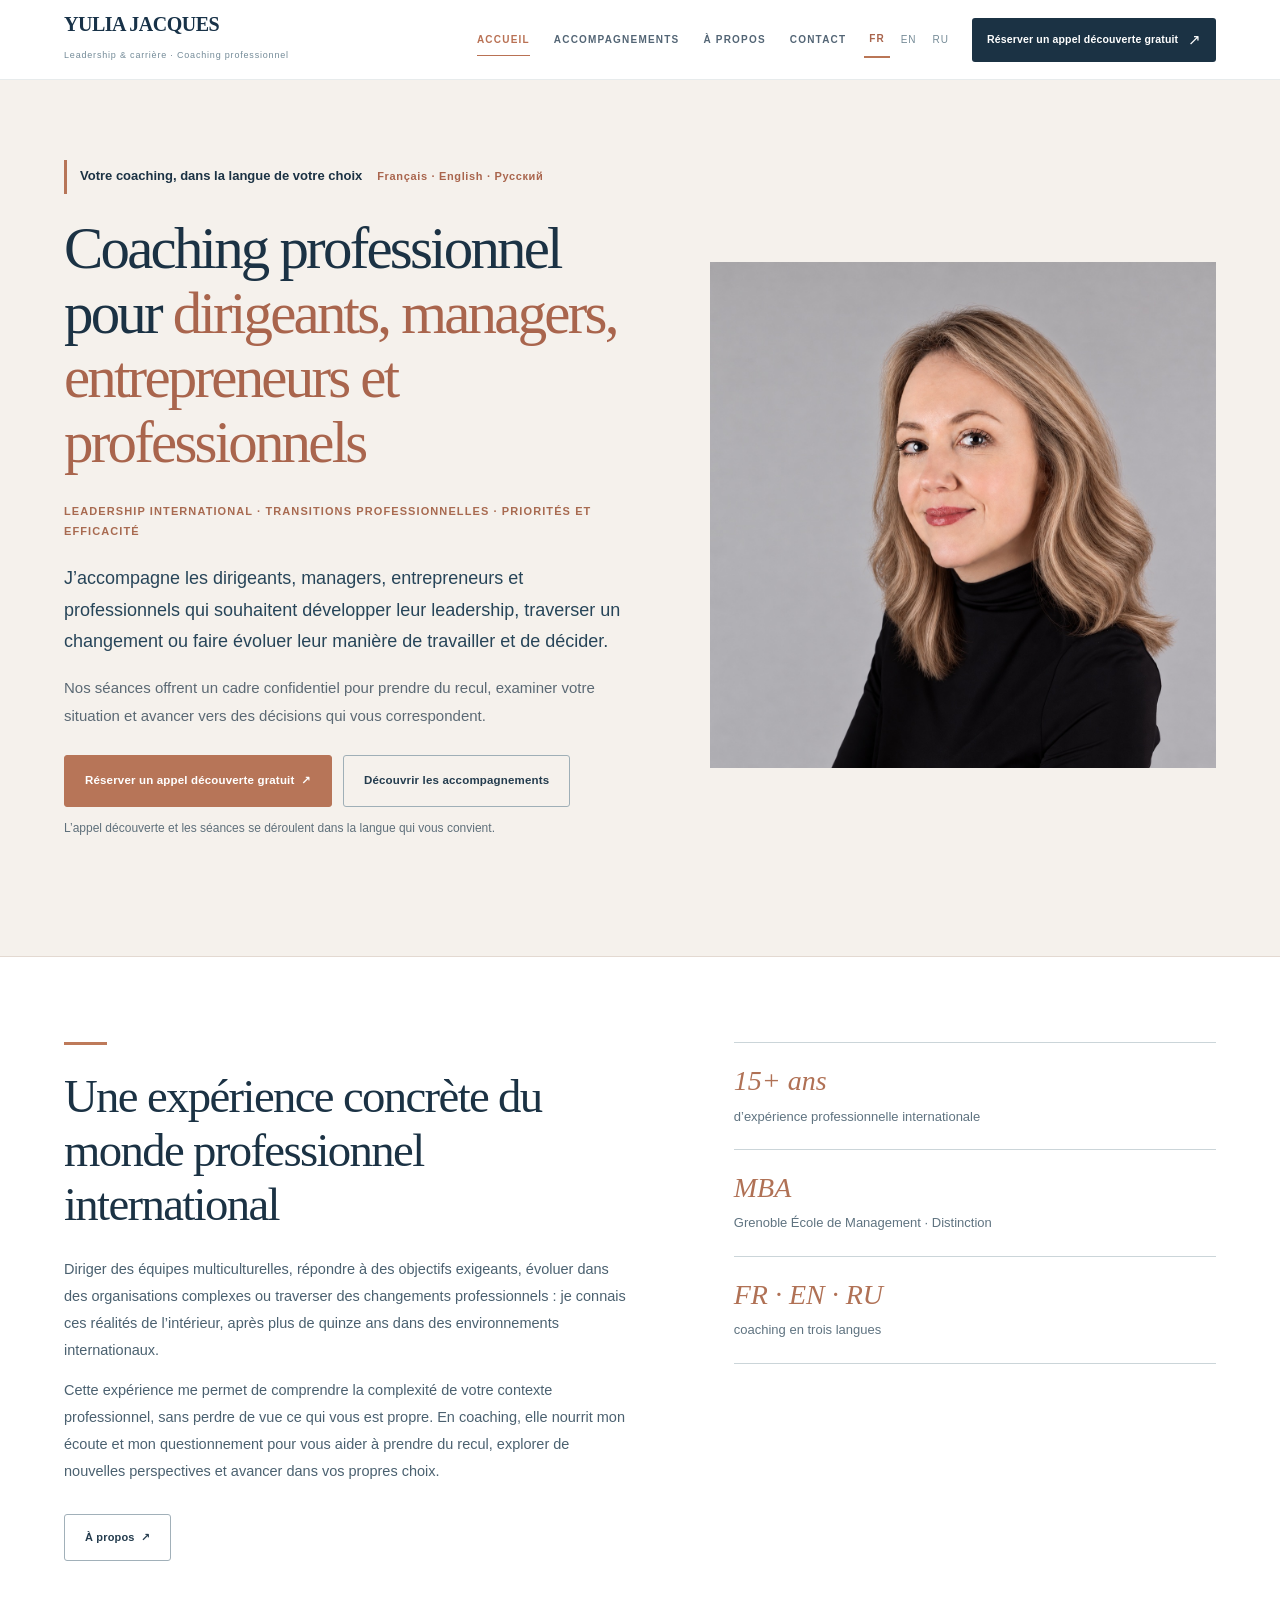
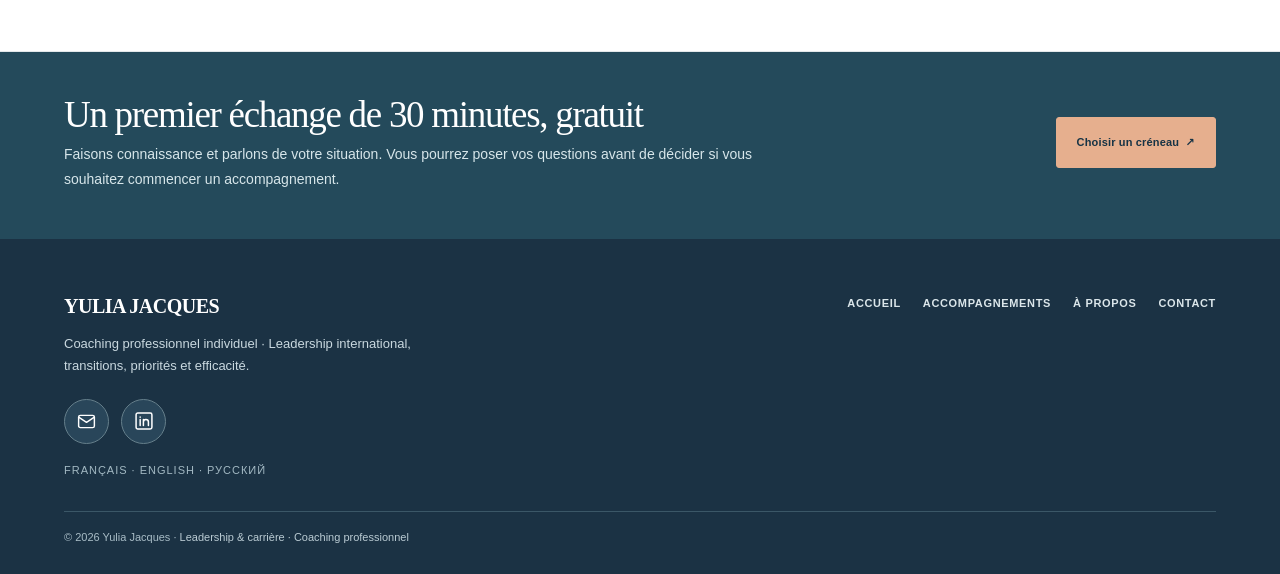
<file: index.html>
<!doctype html>
<html lang="fr">
<head>
<meta charset="utf-8"><meta name="viewport" content="width=device-width, initial-scale=1">
<title>Yulia Jacques | Coaching professionnel</title>
<meta name="description" content="Coaching individuel en leadership, transitions et évolution de carrière.">
<meta name="theme-color" content="#F7F9FB">
<link rel="stylesheet" href="styles.css?v=20261031">
<link rel="icon" href="assets/favicon.svg" type="image/svg+xml">
<script defer src="site.js?v=20261031"></script>
</head>
<body data-page="home">
<div id="siteHeader"></div>
<main id="app" class="page-shell"></main>
<div id="siteFooter"></div>
</body></html>
</file>
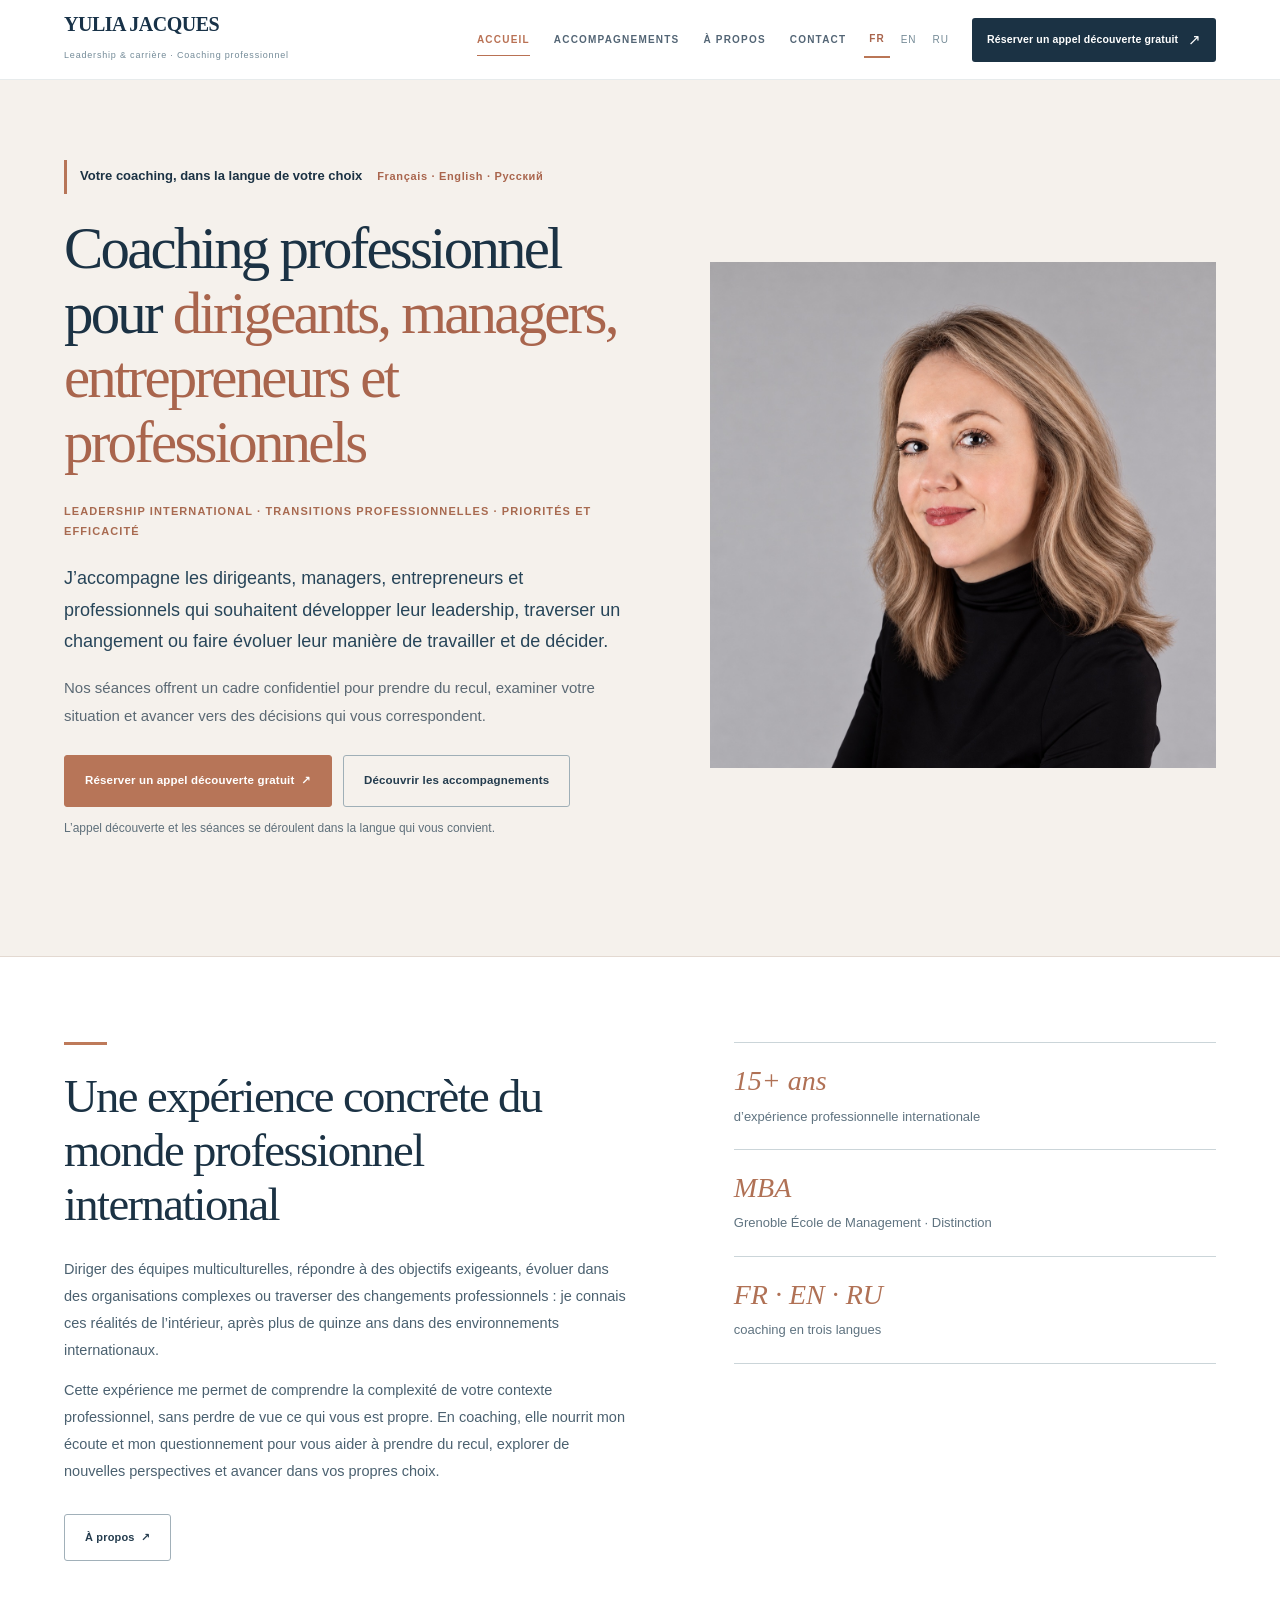
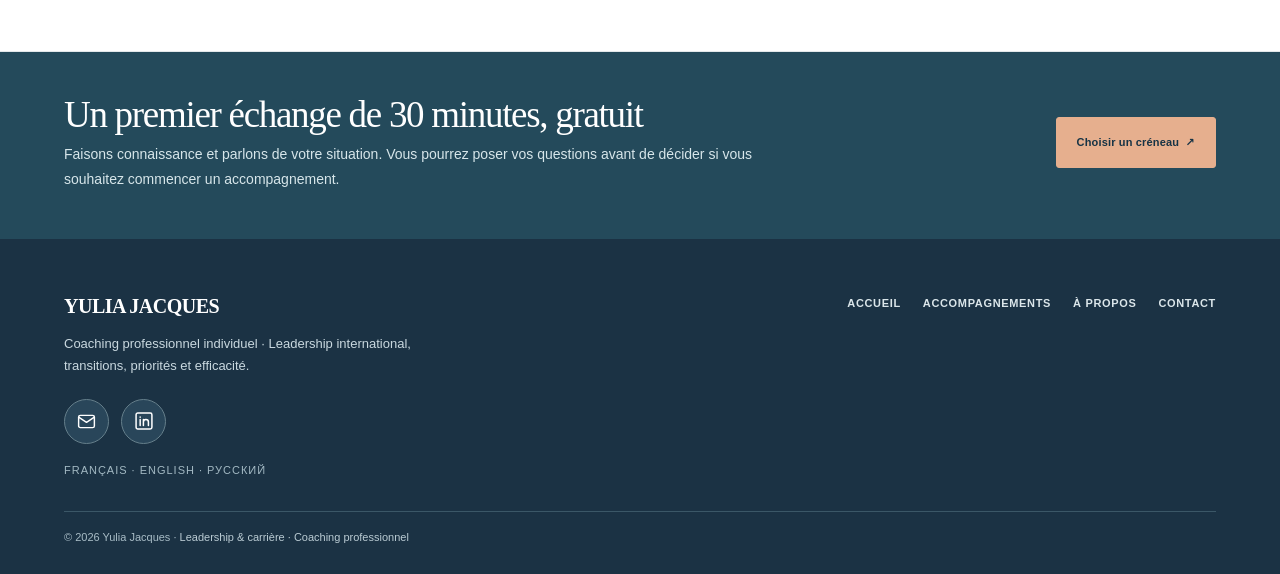
<file: yulia_jacques_site_coaching_trilingue_2026_10_27 2/index.html>
<!doctype html>
<html lang="fr">
<head>
<meta charset="utf-8"><meta name="viewport" content="width=device-width, initial-scale=1">
<title>Yulia Jacques | Coaching professionnel</title>
<meta name="description" content="Coaching individuel en leadership, transitions et évolution de carrière.">
<meta name="theme-color" content="#F7F9FB">
<link rel="stylesheet" href="styles.css">
<link rel="icon" href="assets/favicon.svg" type="image/svg+xml">
<script defer src="site.js"></script>
</head>
<body data-page="home">
<div id="siteHeader"></div>
<main id="app" class="page-shell"></main>
<div id="siteFooter"></div>
</body></html>
</file>
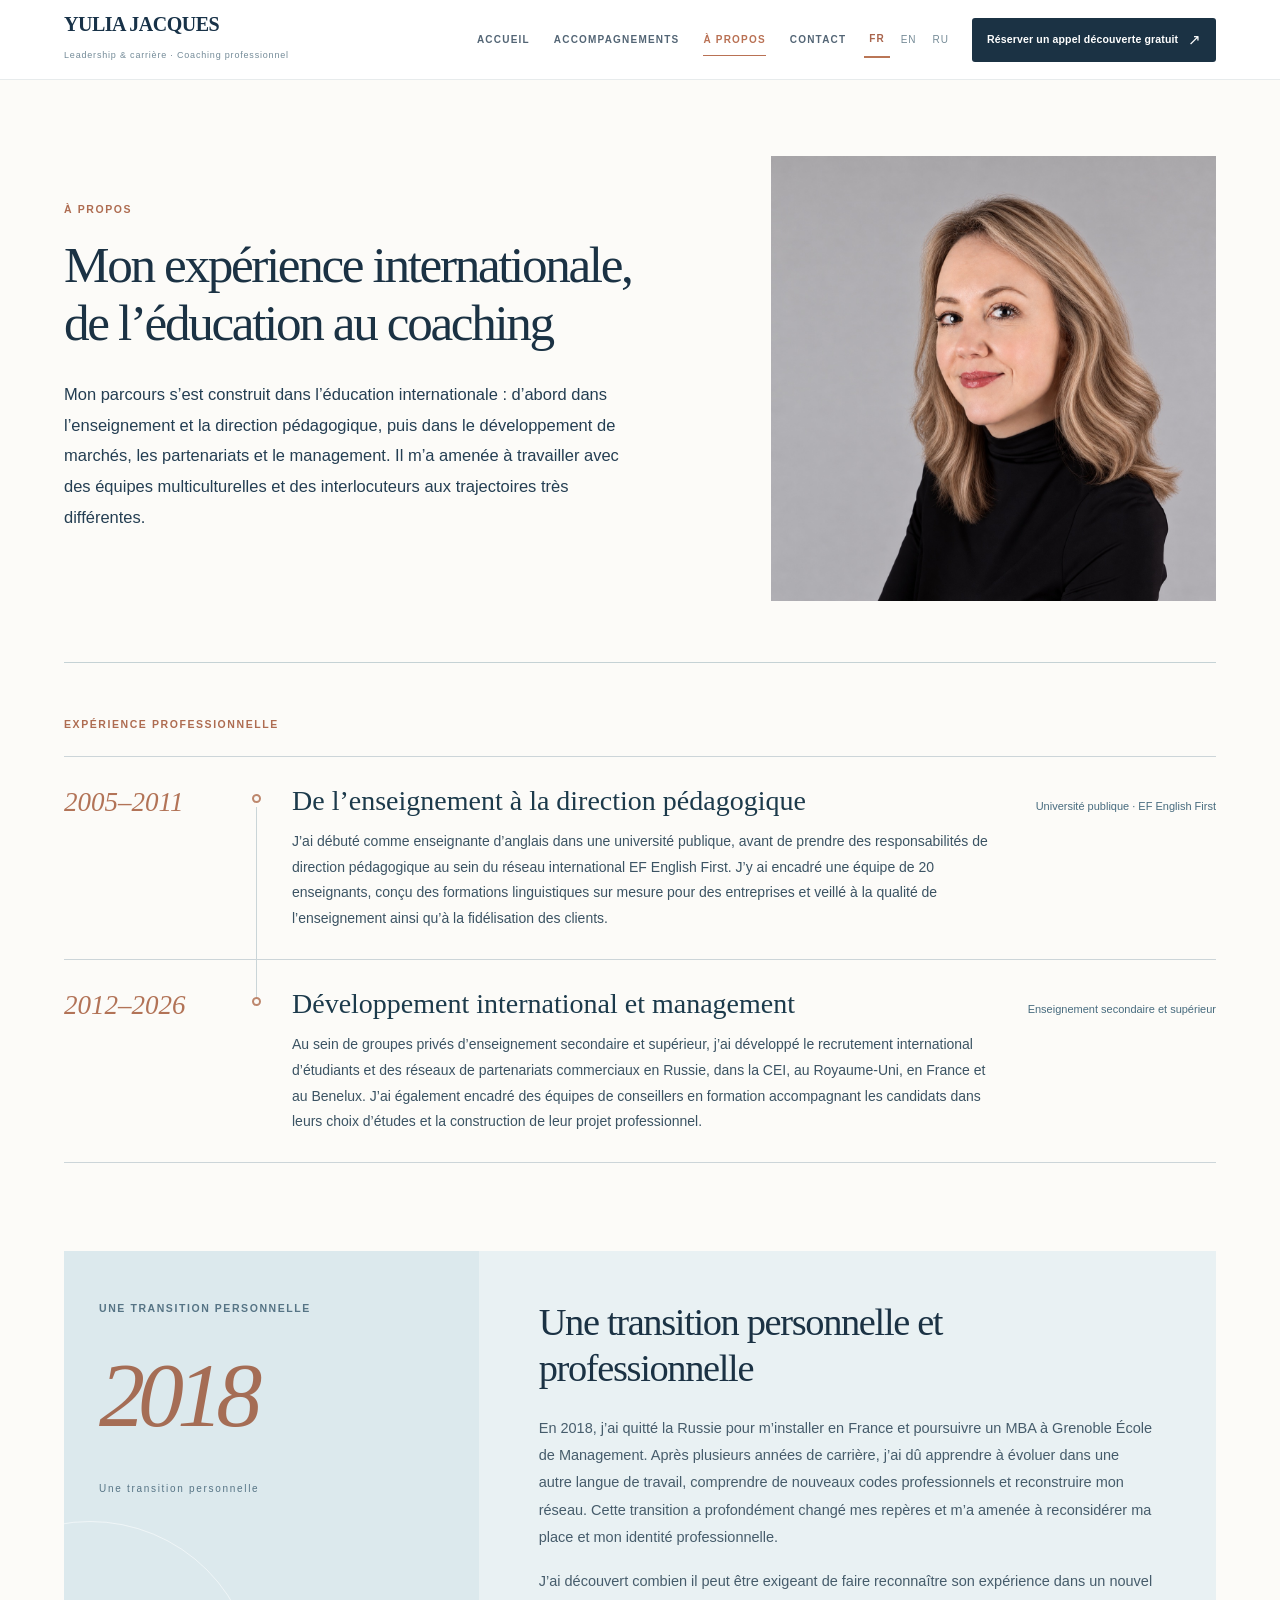
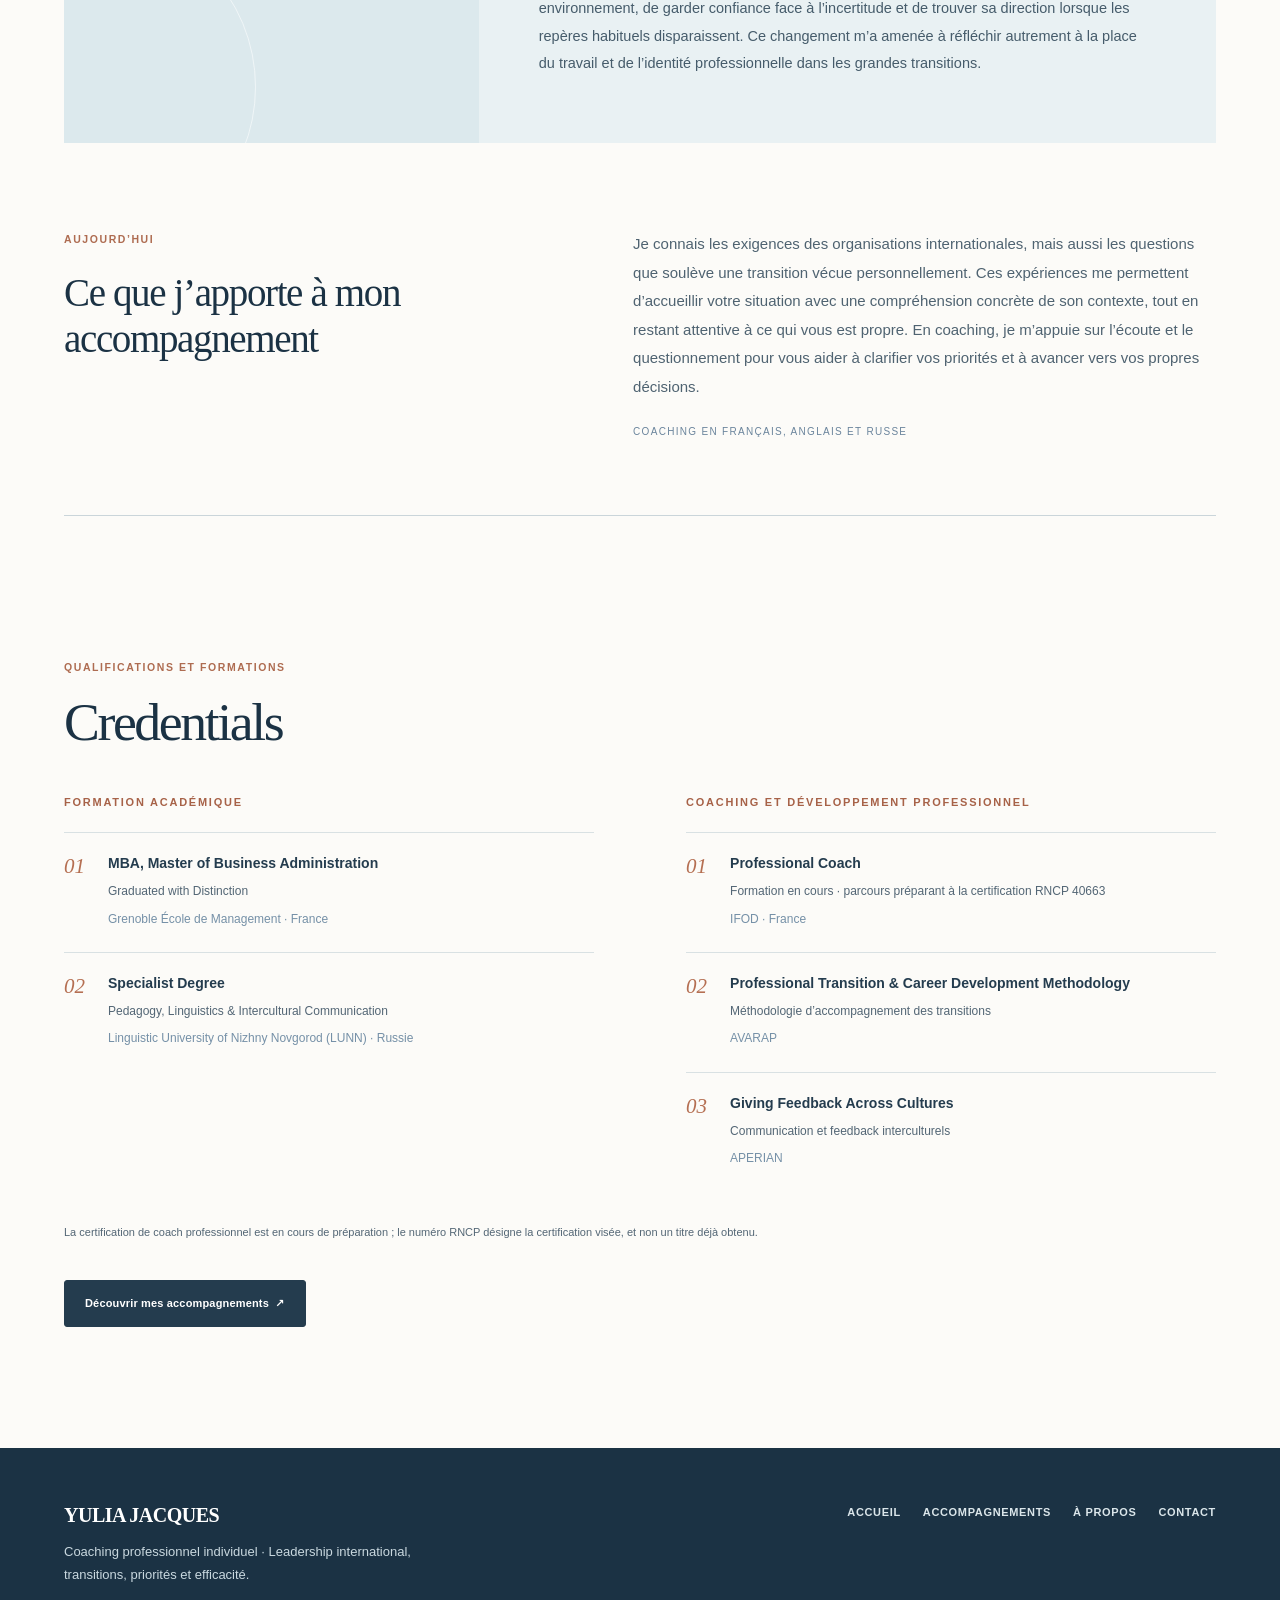
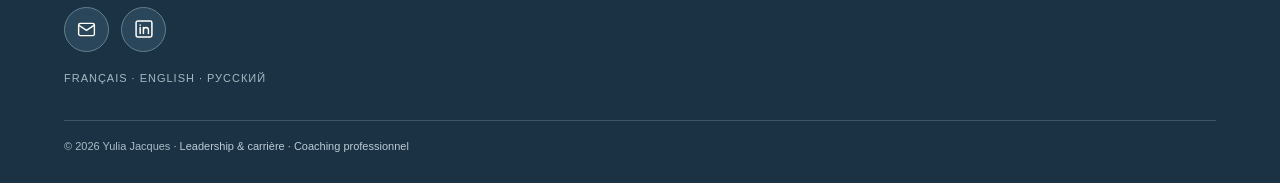
<file: about.html>
<!doctype html>
<html lang="fr">
<head>
<meta charset="utf-8"><meta name="viewport" content="width=device-width, initial-scale=1">
<title>Yulia Jacques | Coaching professionnel</title>
<meta name="description" content="Coaching individuel en leadership, transitions et évolution de carrière.">
<meta name="theme-color" content="#F7F9FB">
<link rel="stylesheet" href="styles.css?v=20261031">
<link rel="icon" href="assets/favicon.svg" type="image/svg+xml">
<script defer src="site.js?v=20261031"></script>
</head>
<body data-page="about">
<div id="siteHeader"></div>
<main id="app" class="page-shell"></main>
<div id="siteFooter"></div>
</body></html>
</file>
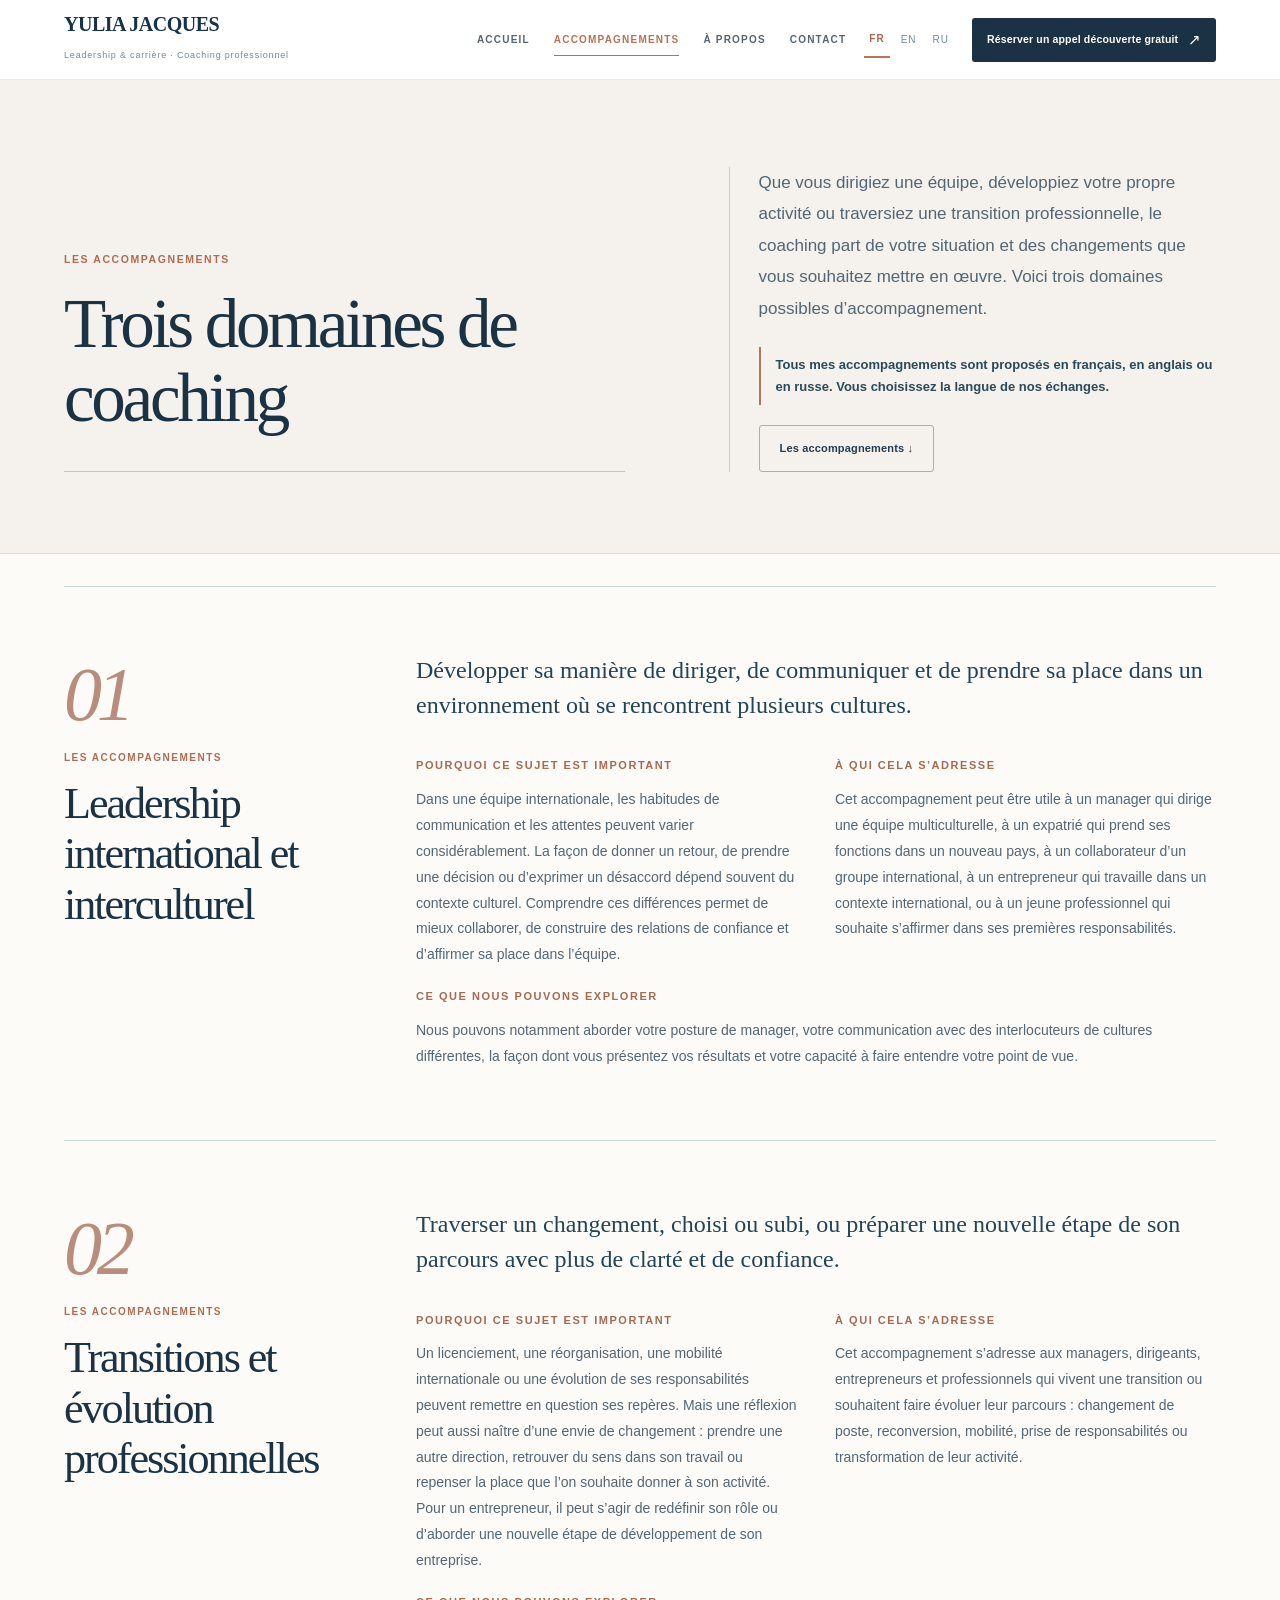
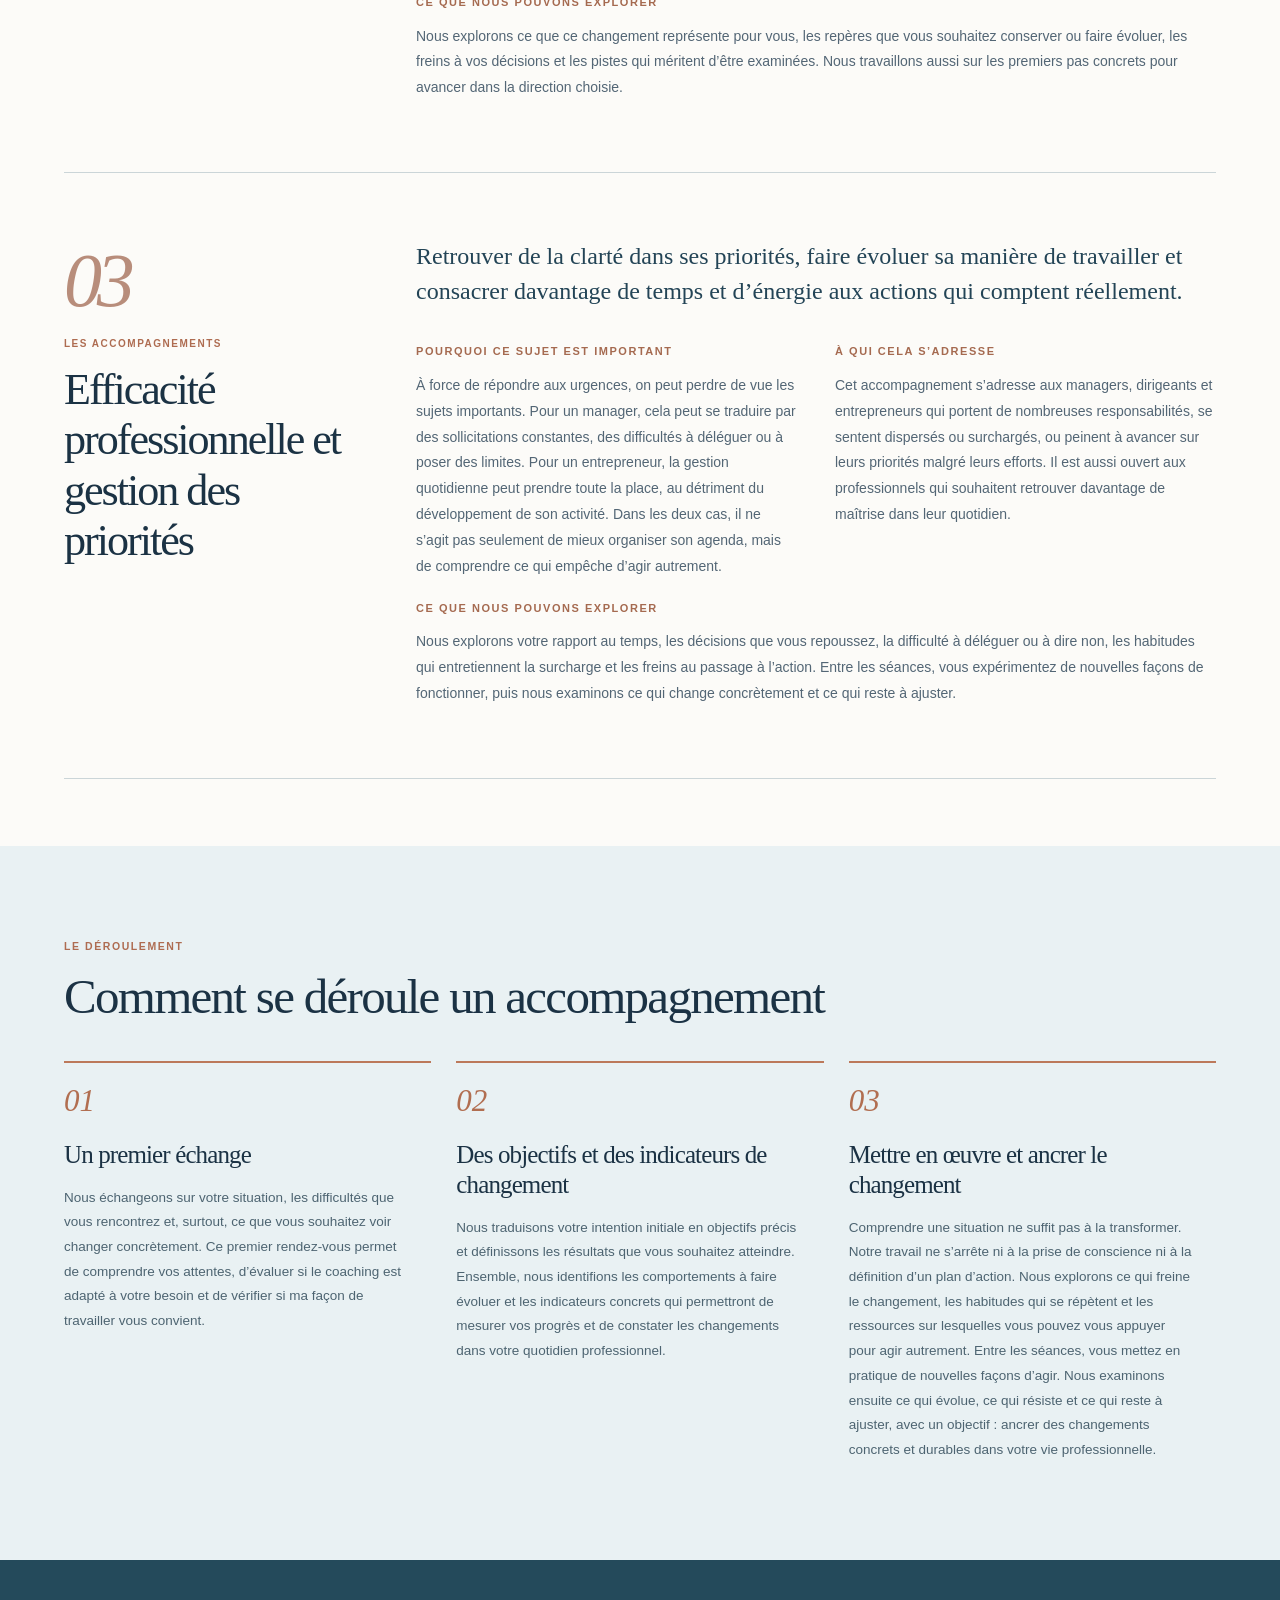
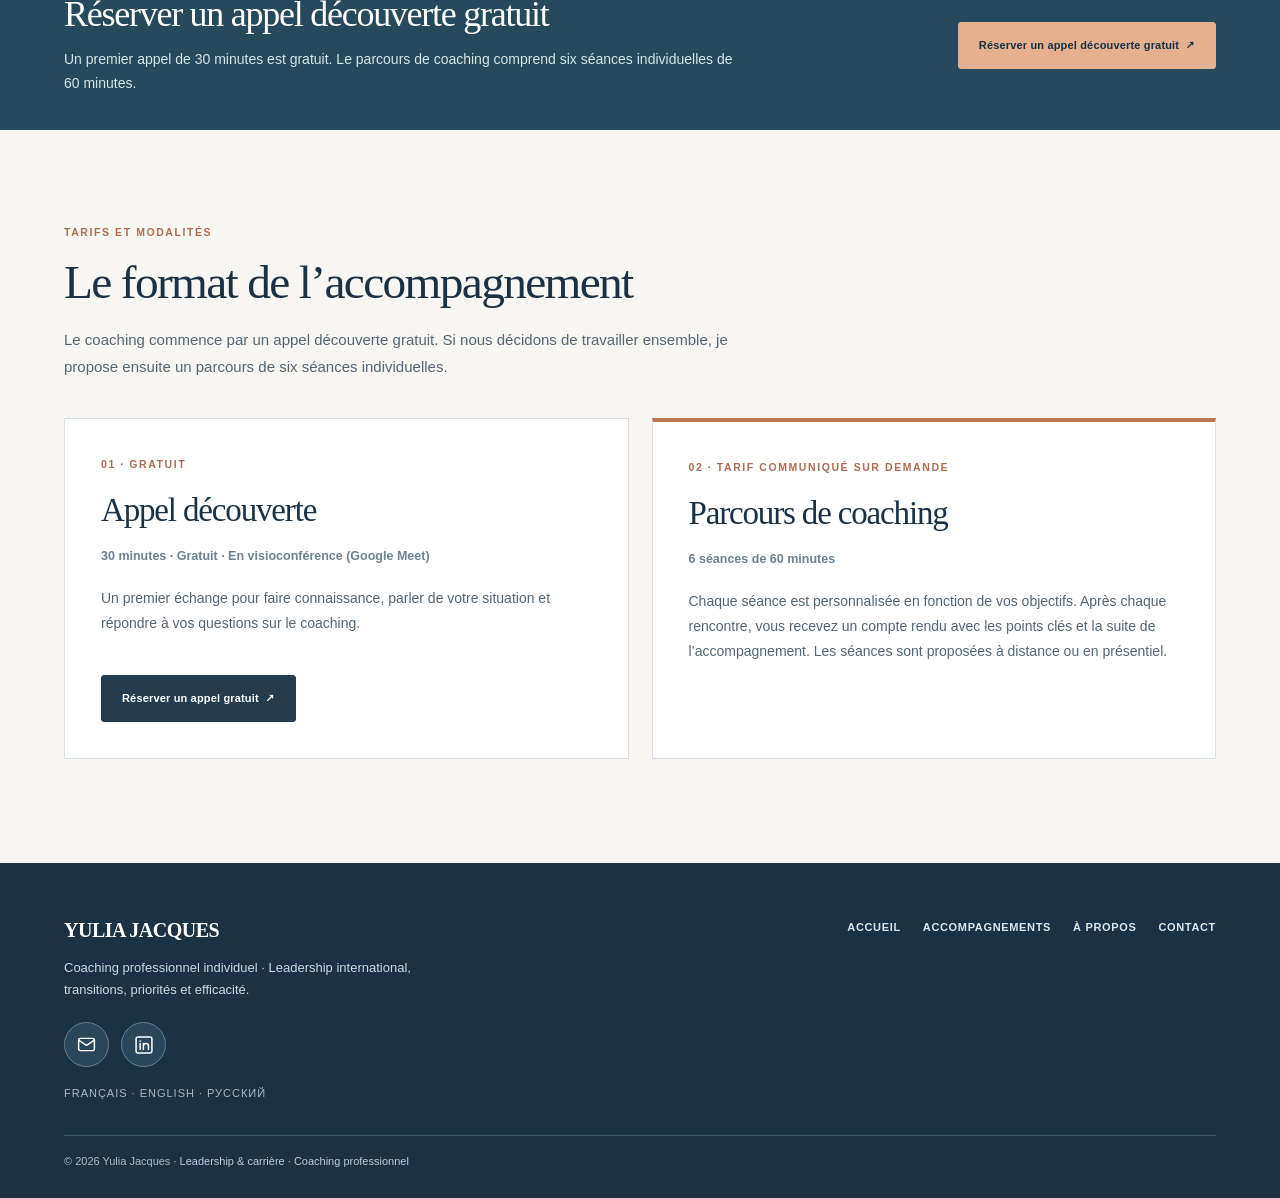
<file: coaching.html>
<!doctype html>
<html lang="fr">
<head>
<meta charset="utf-8"><meta name="viewport" content="width=device-width, initial-scale=1">
<title>Yulia Jacques | Coaching professionnel</title>
<meta name="description" content="Coaching individuel en leadership, transitions et évolution de carrière.">
<meta name="theme-color" content="#F7F9FB">
<link rel="stylesheet" href="styles.css?v=20261031">
<link rel="icon" href="assets/favicon.svg" type="image/svg+xml">
<script defer src="site.js?v=20261031"></script>
</head>
<body data-page="coaching">
<div id="siteHeader"></div>
<main id="app" class="page-shell"></main>
<div id="siteFooter"></div>
</body></html>
</file>
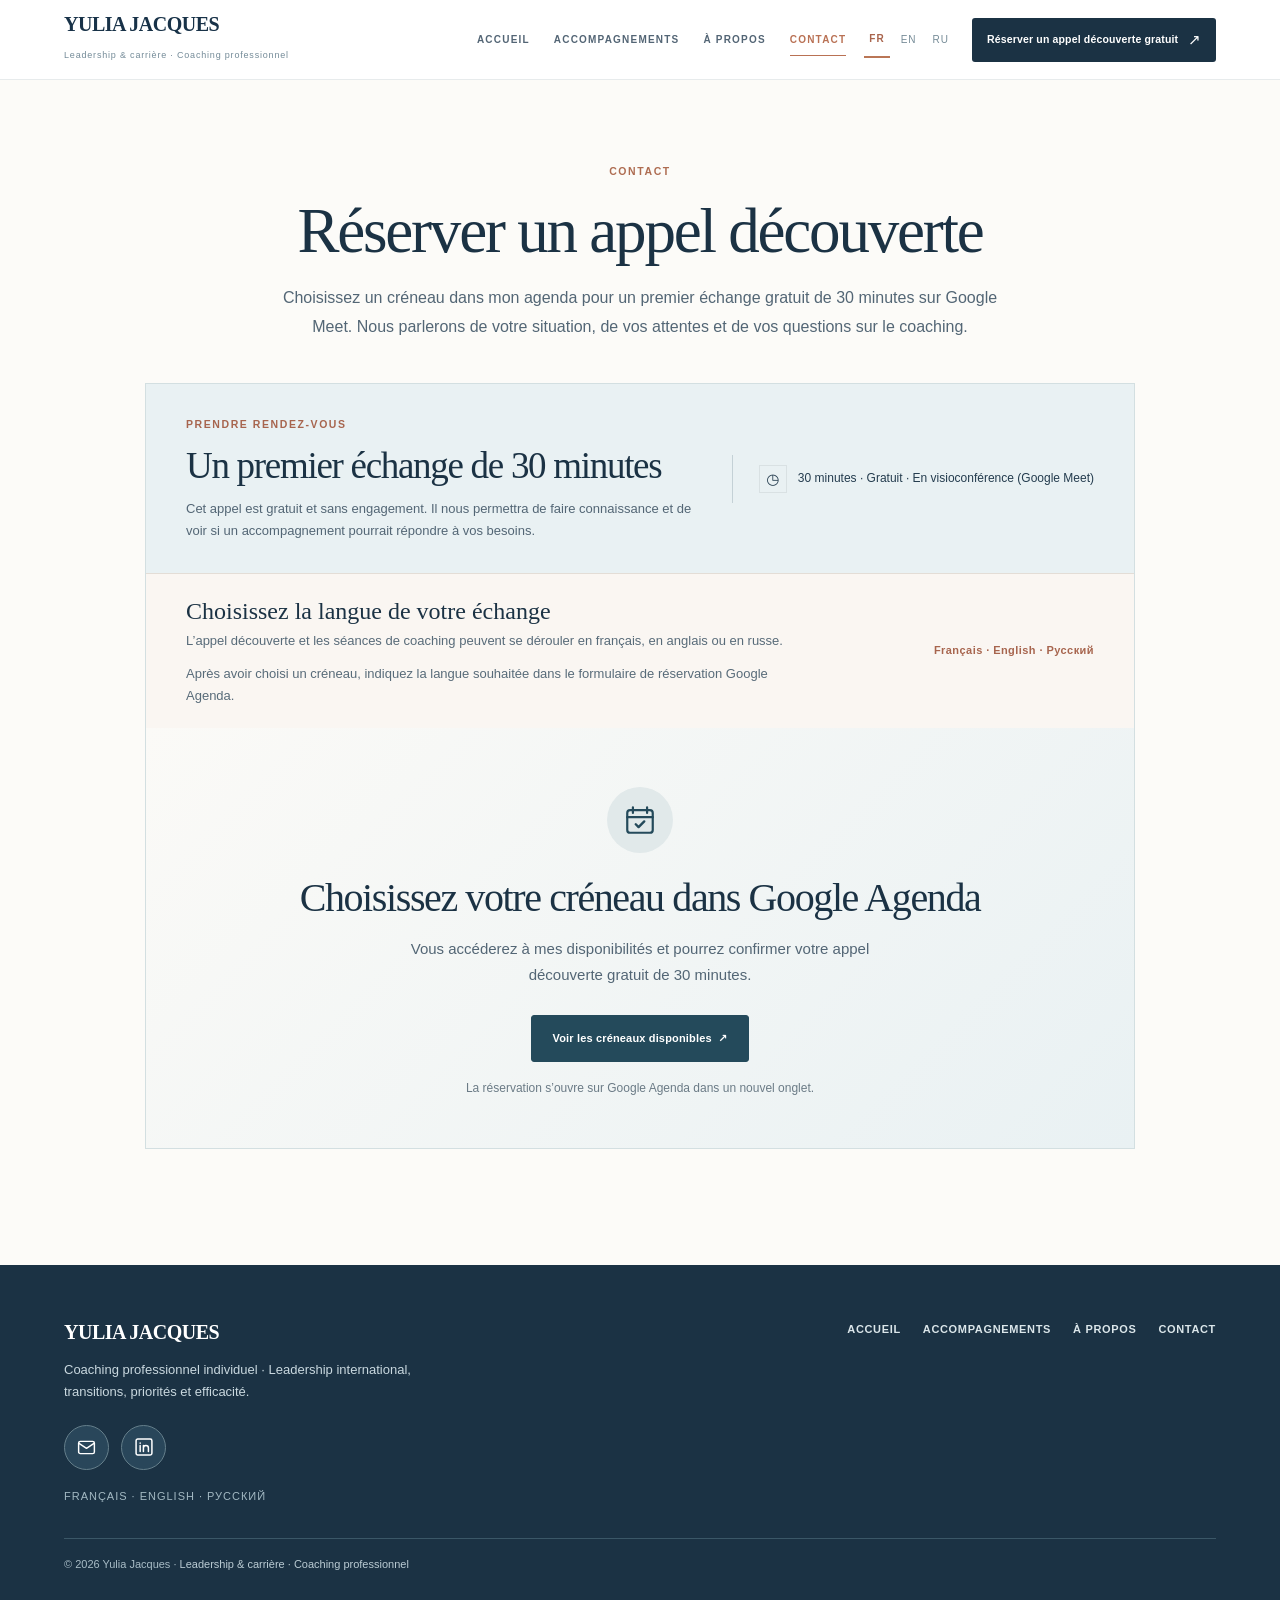
<file: contact.html>
<!doctype html>
<html lang="fr">
<head>
<meta charset="utf-8"><meta name="viewport" content="width=device-width, initial-scale=1">
<title>Yulia Jacques | Coaching professionnel</title>
<meta name="description" content="Coaching individuel en leadership, transitions et évolution de carrière.">
<meta name="theme-color" content="#F7F9FB">
<link rel="stylesheet" href="styles.css?v=20261031">
<link rel="icon" href="assets/favicon.svg" type="image/svg+xml">
<script defer src="site.js?v=20261031"></script>
</head>
<body data-page="contact">
<div id="siteHeader"></div>
<main id="app" class="page-shell"></main>
<div id="siteFooter"></div>
</body></html>
</file>
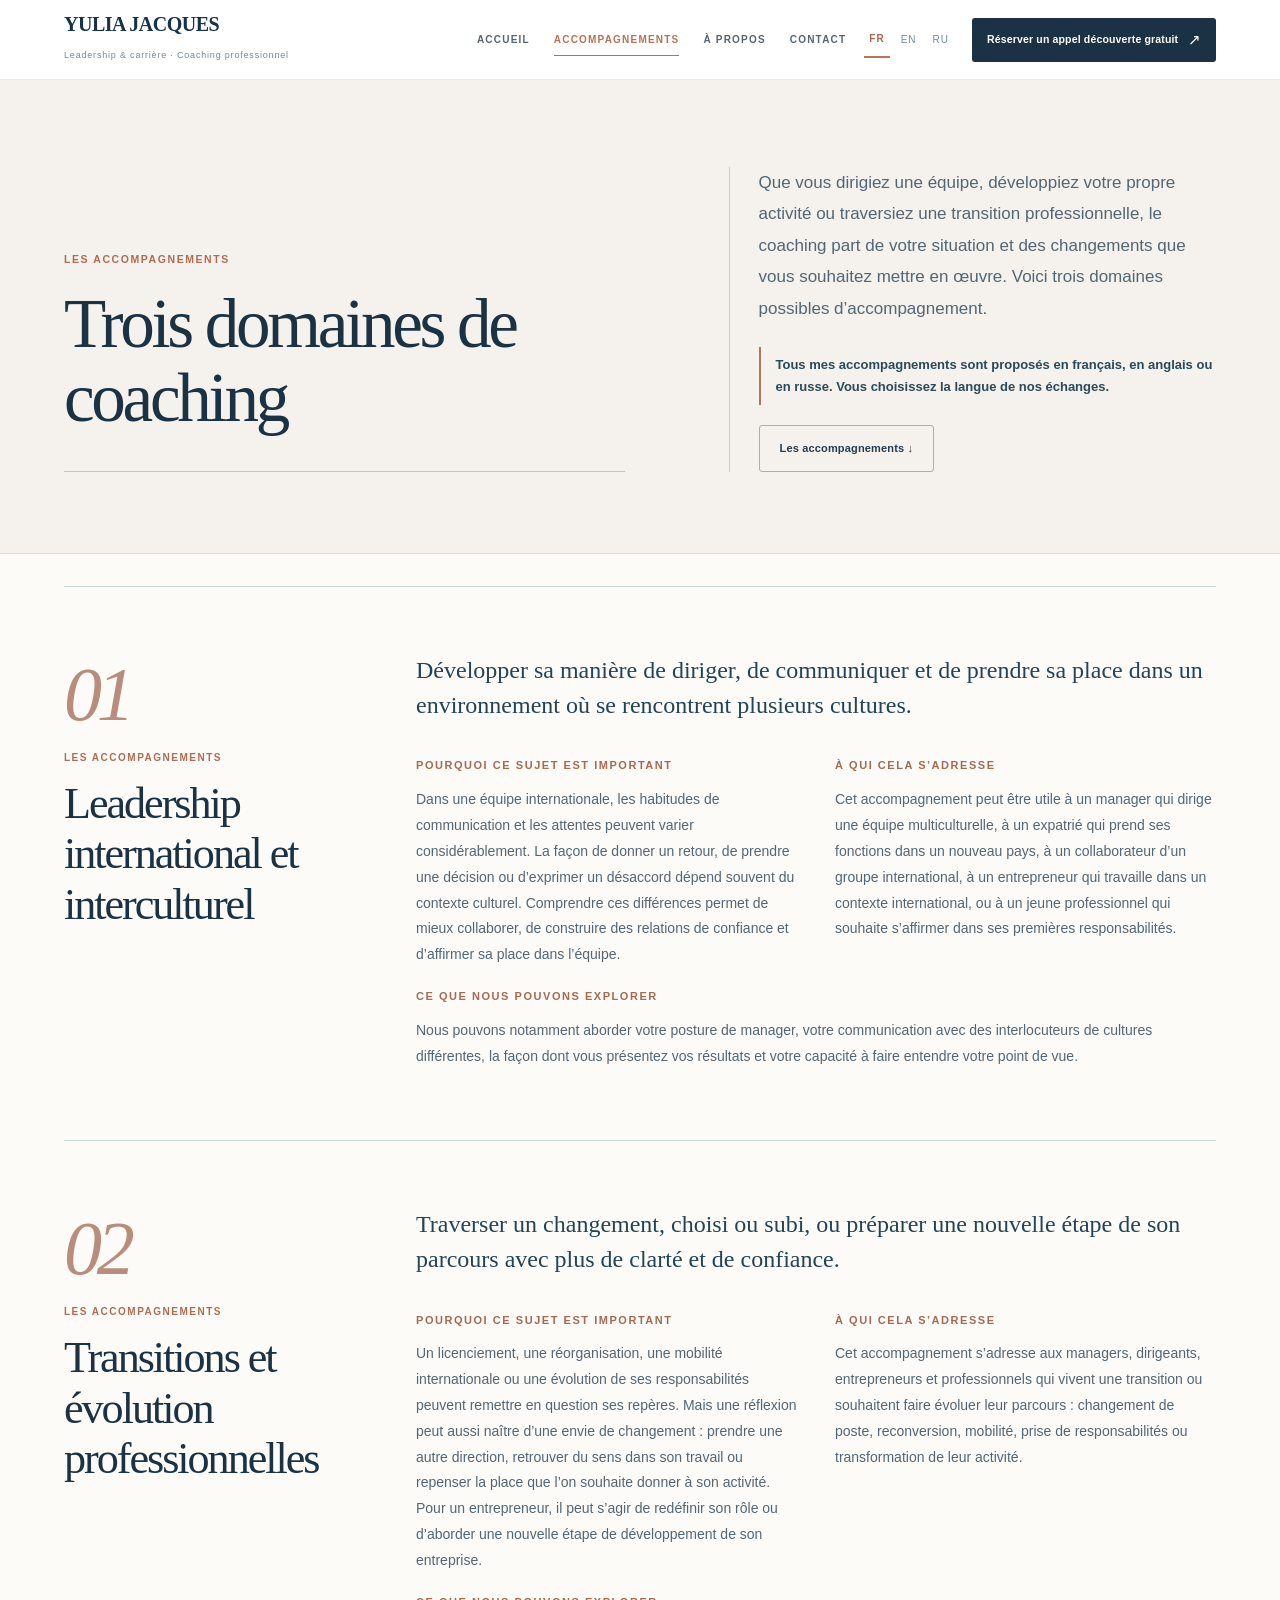
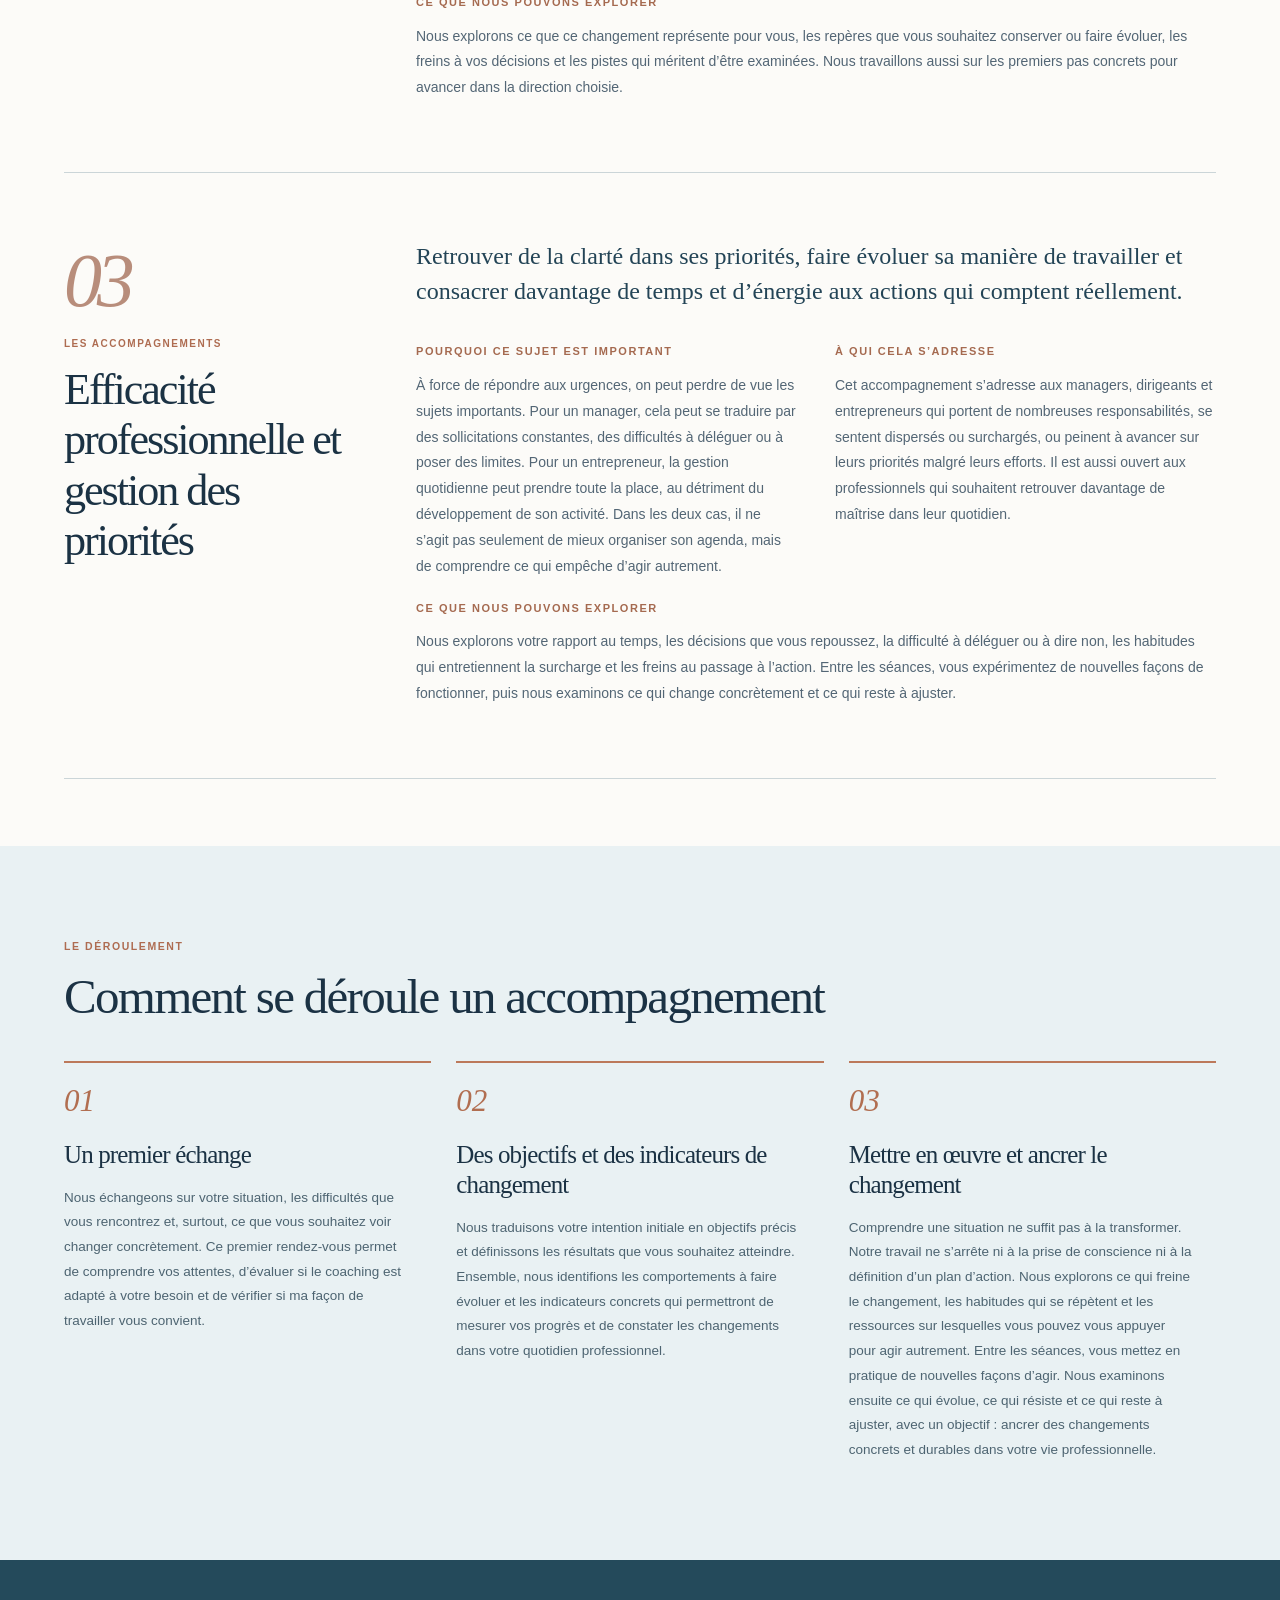
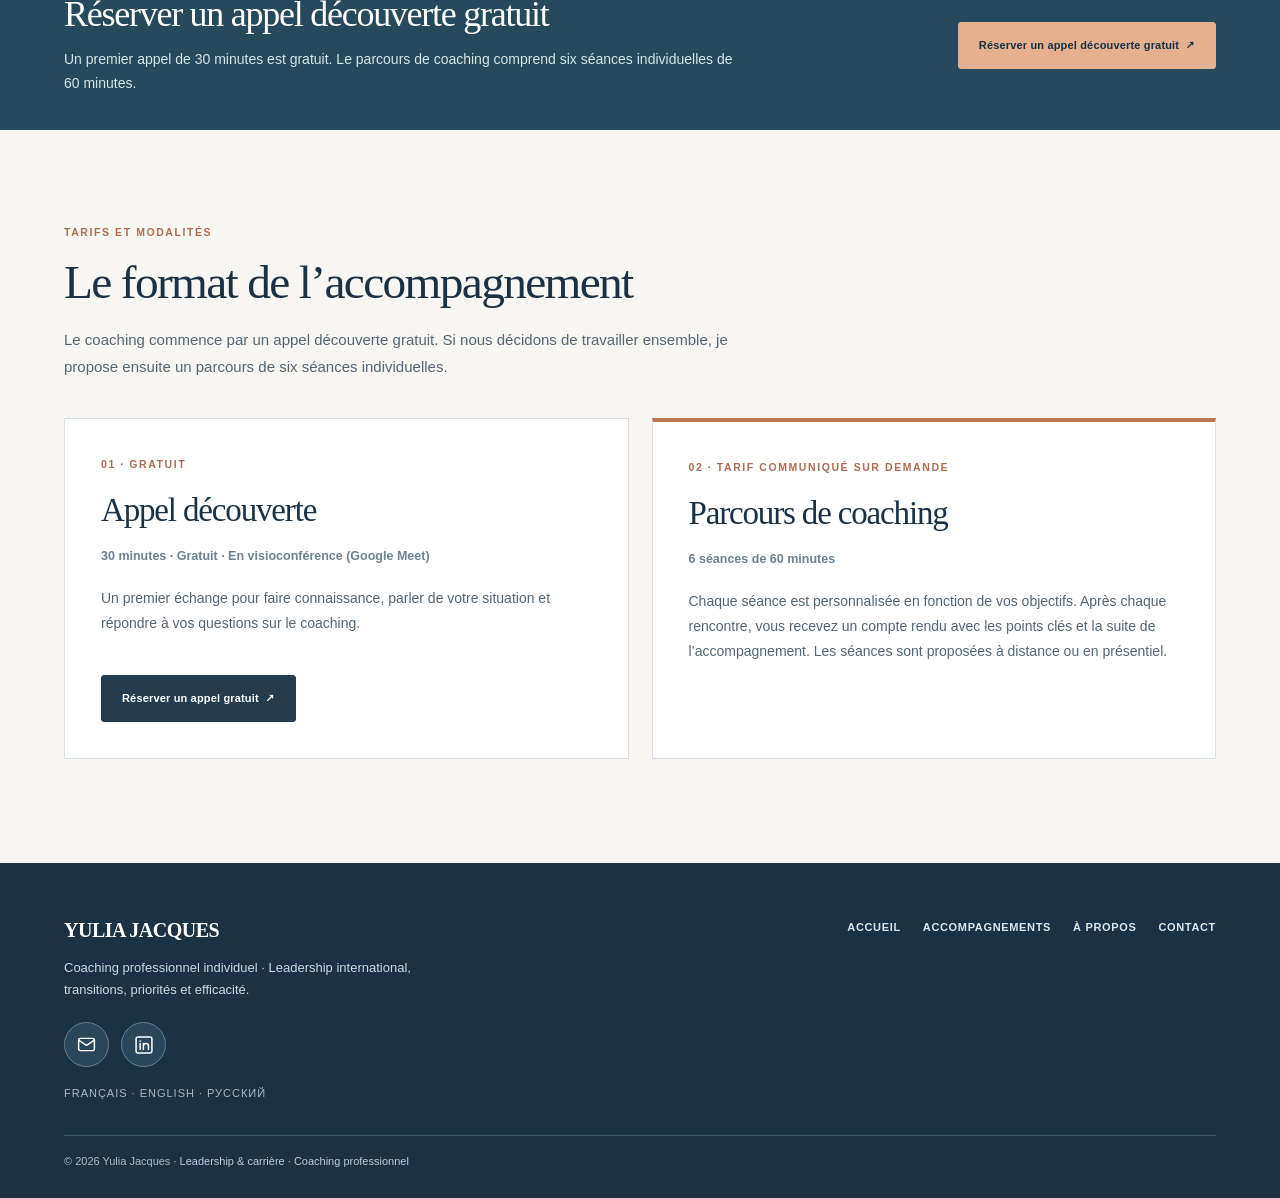
<file: tarifs.html>
<!doctype html><html><head><meta charset="utf-8"><meta http-equiv="refresh" content="0; url=coaching.html#format"><script>location.replace("coaching.html"+(location.search||"")+"#format")</script></head><body></body></html>
</file>
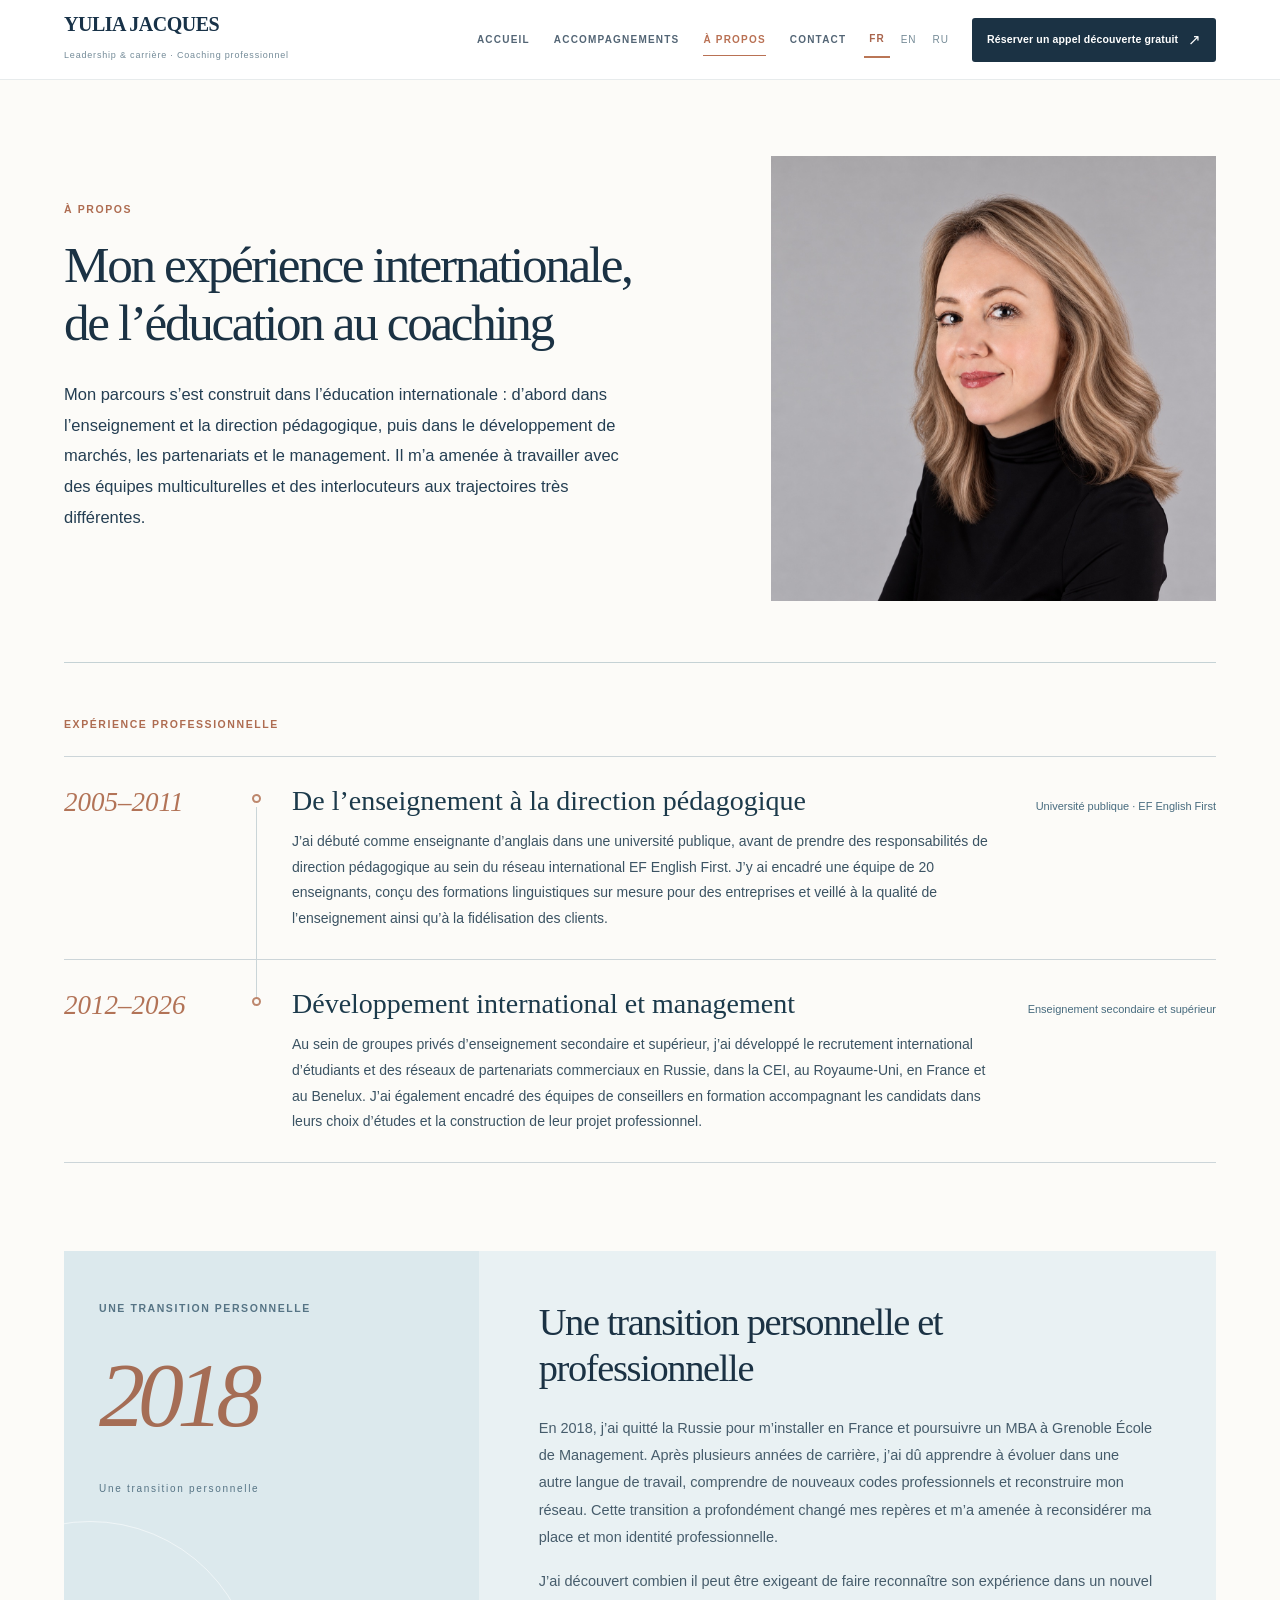
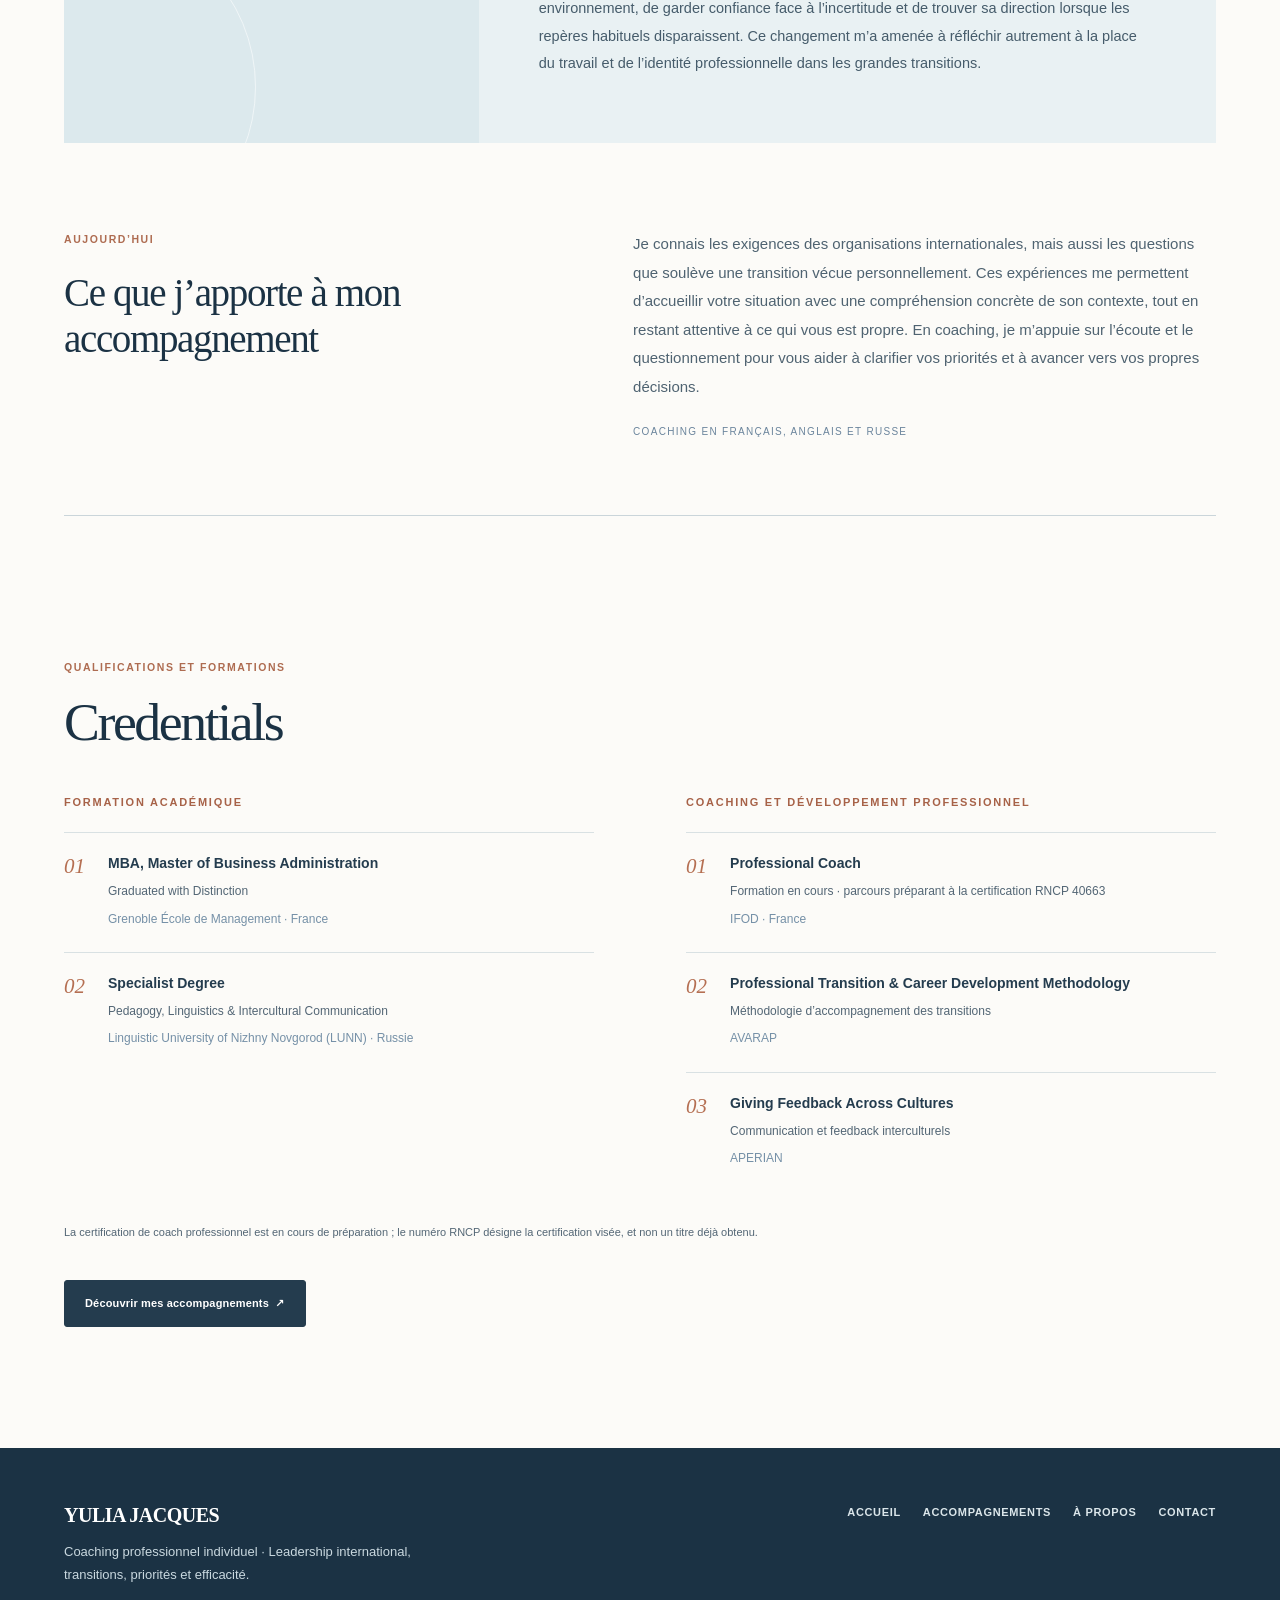
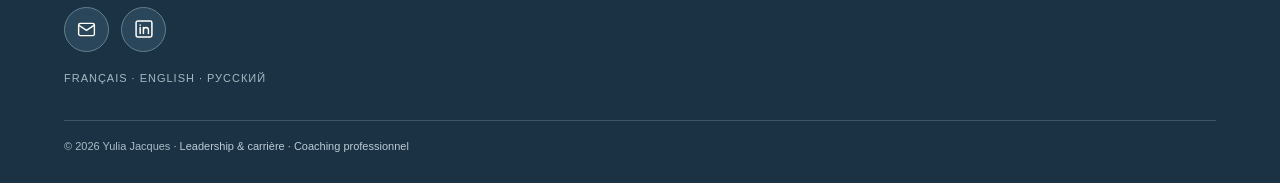
<file: yulia_jacques_site_coaching_trilingue_2026_10_27 2/about.html>
<!doctype html>
<html lang="fr">
<head>
<meta charset="utf-8"><meta name="viewport" content="width=device-width, initial-scale=1">
<title>Yulia Jacques | Coaching professionnel</title>
<meta name="description" content="Coaching individuel en leadership, transitions et évolution de carrière.">
<meta name="theme-color" content="#F7F9FB">
<link rel="stylesheet" href="styles.css">
<link rel="icon" href="assets/favicon.svg" type="image/svg+xml">
<script defer src="site.js"></script>
</head>
<body data-page="about">
<div id="siteHeader"></div>
<main id="app" class="page-shell"></main>
<div id="siteFooter"></div>
</body></html>
</file>
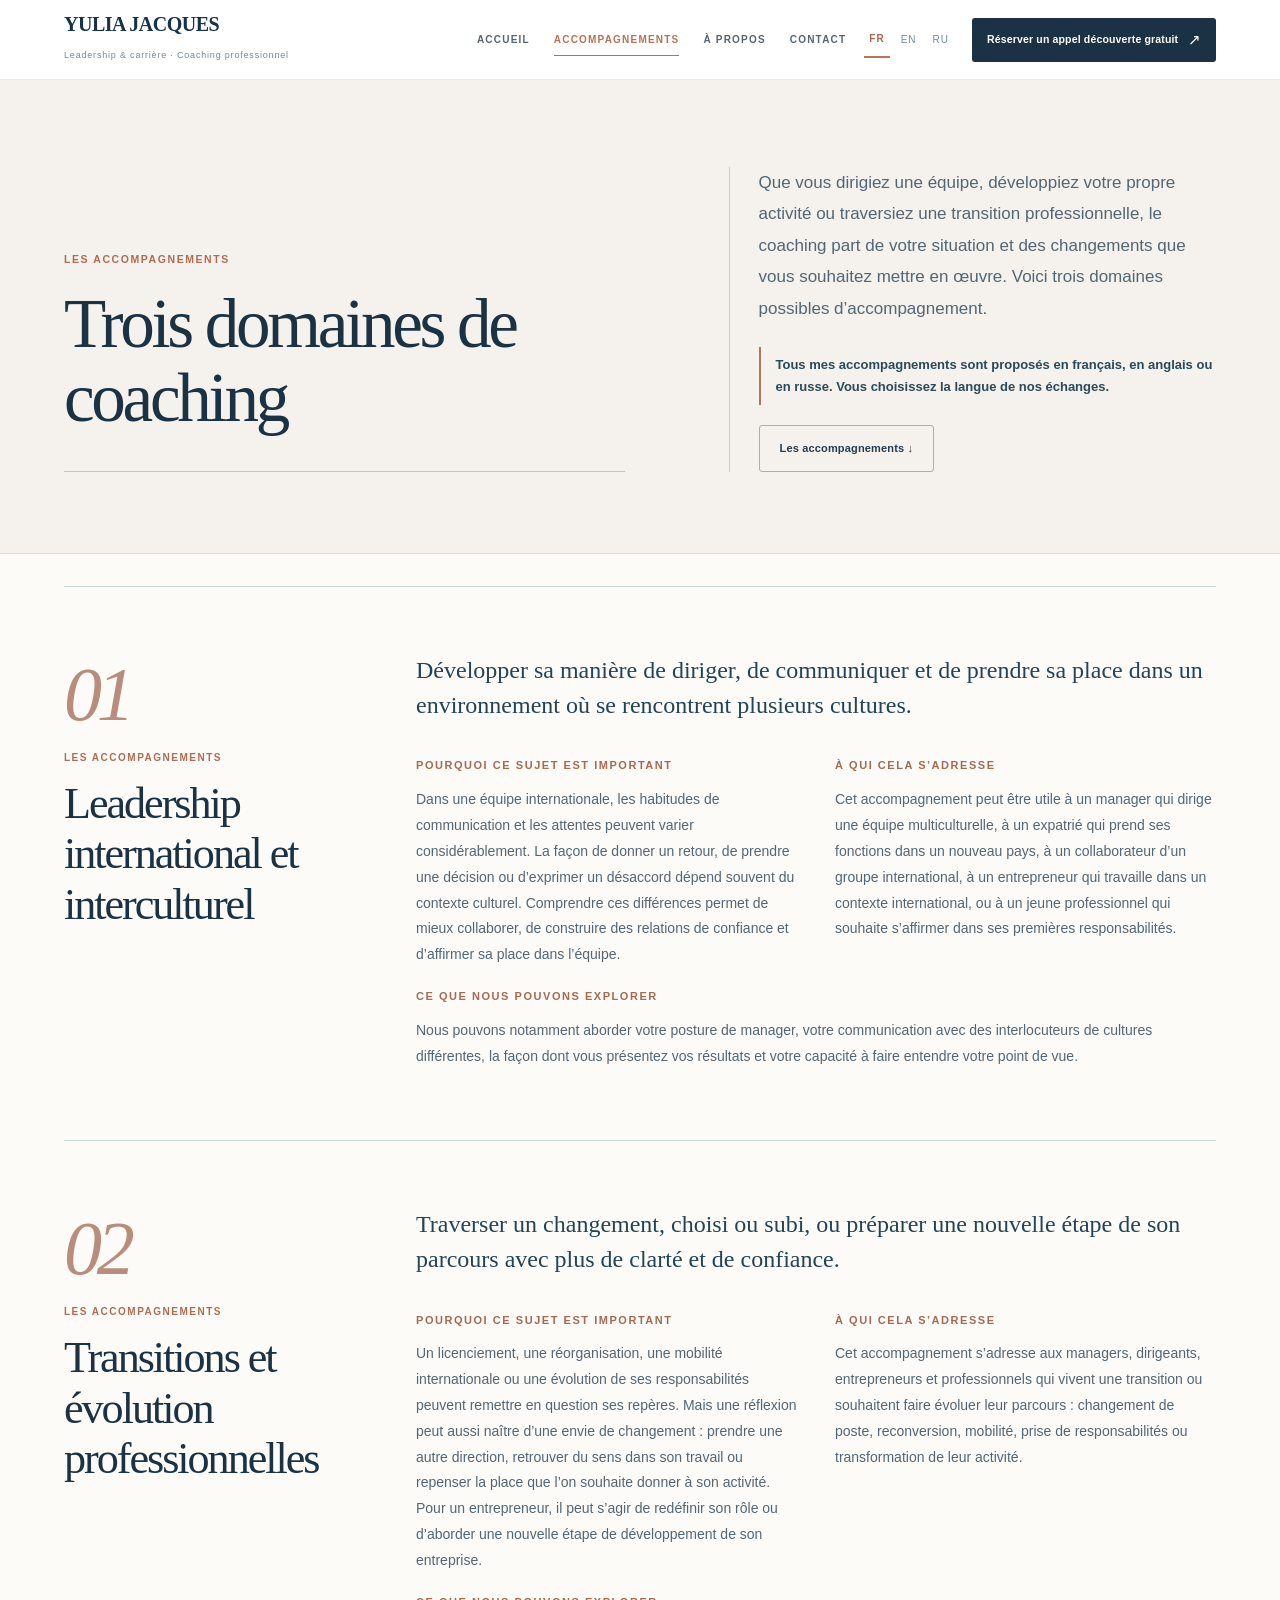
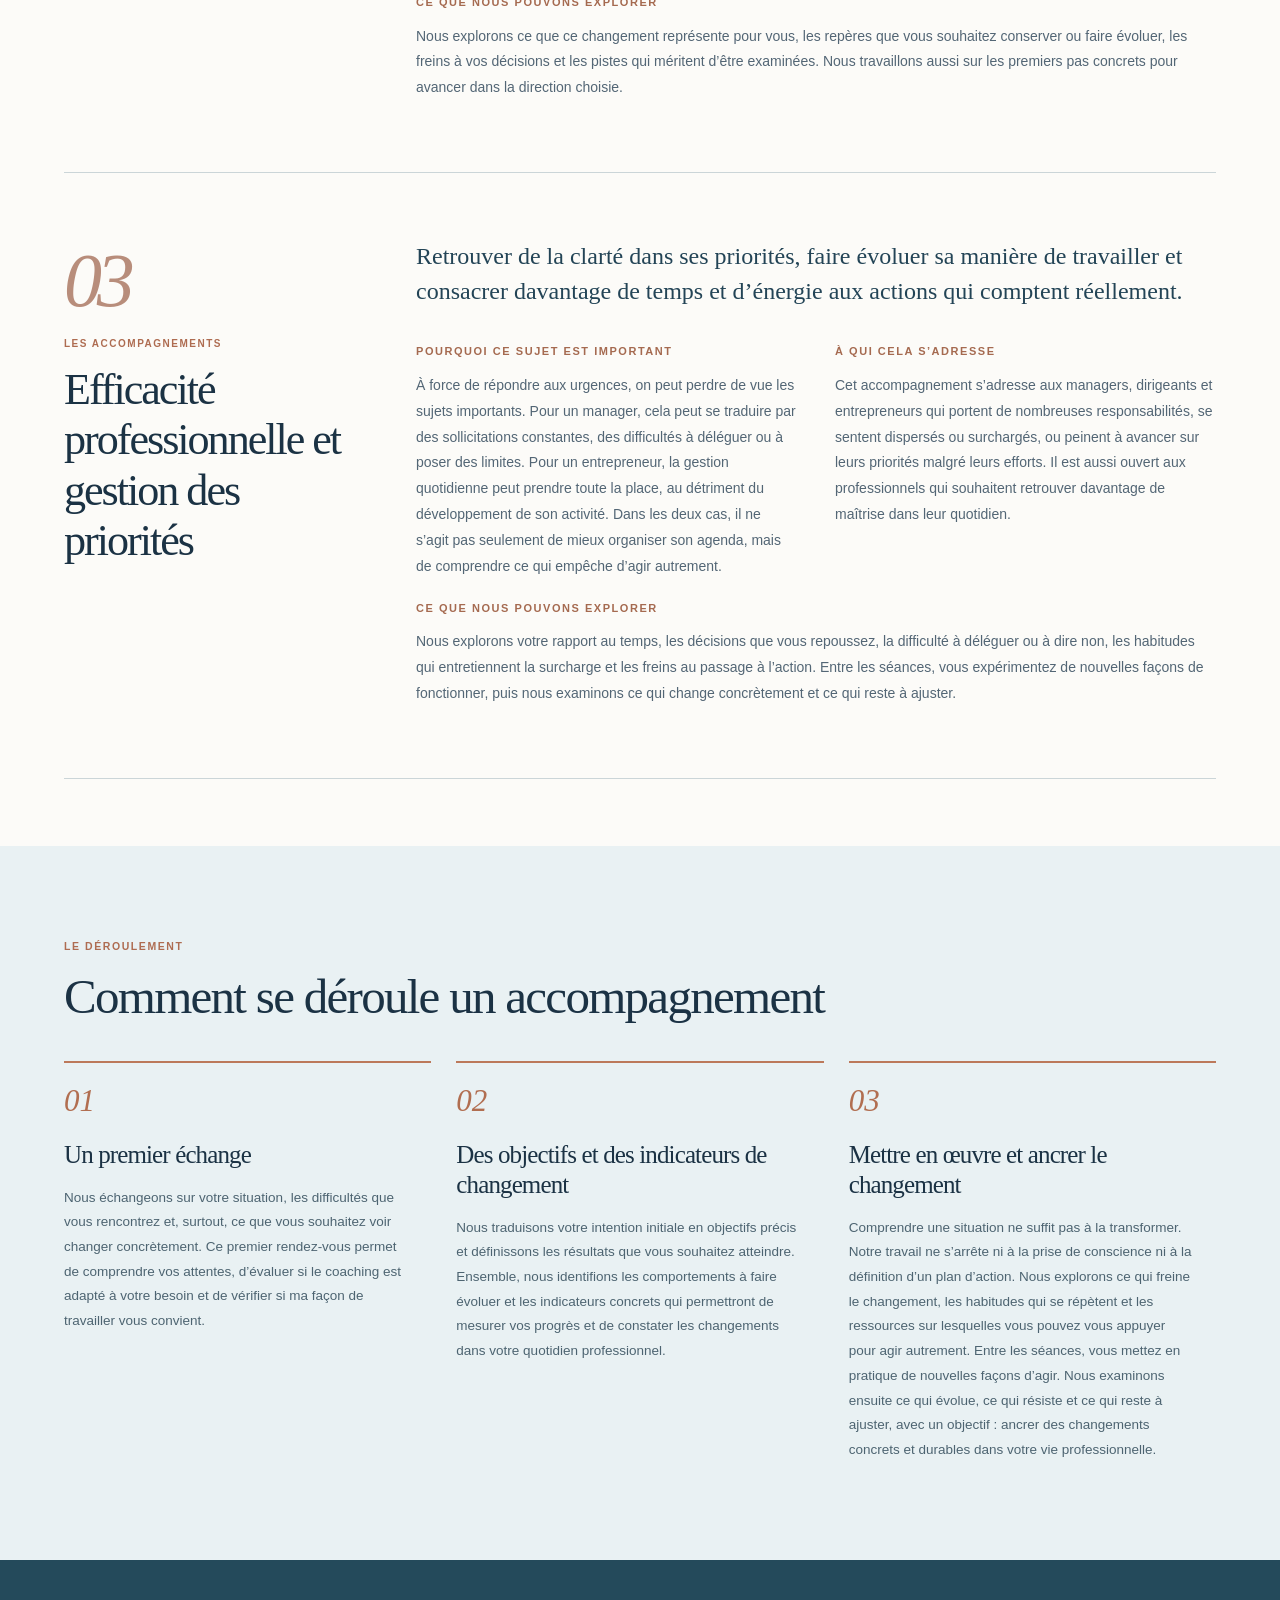
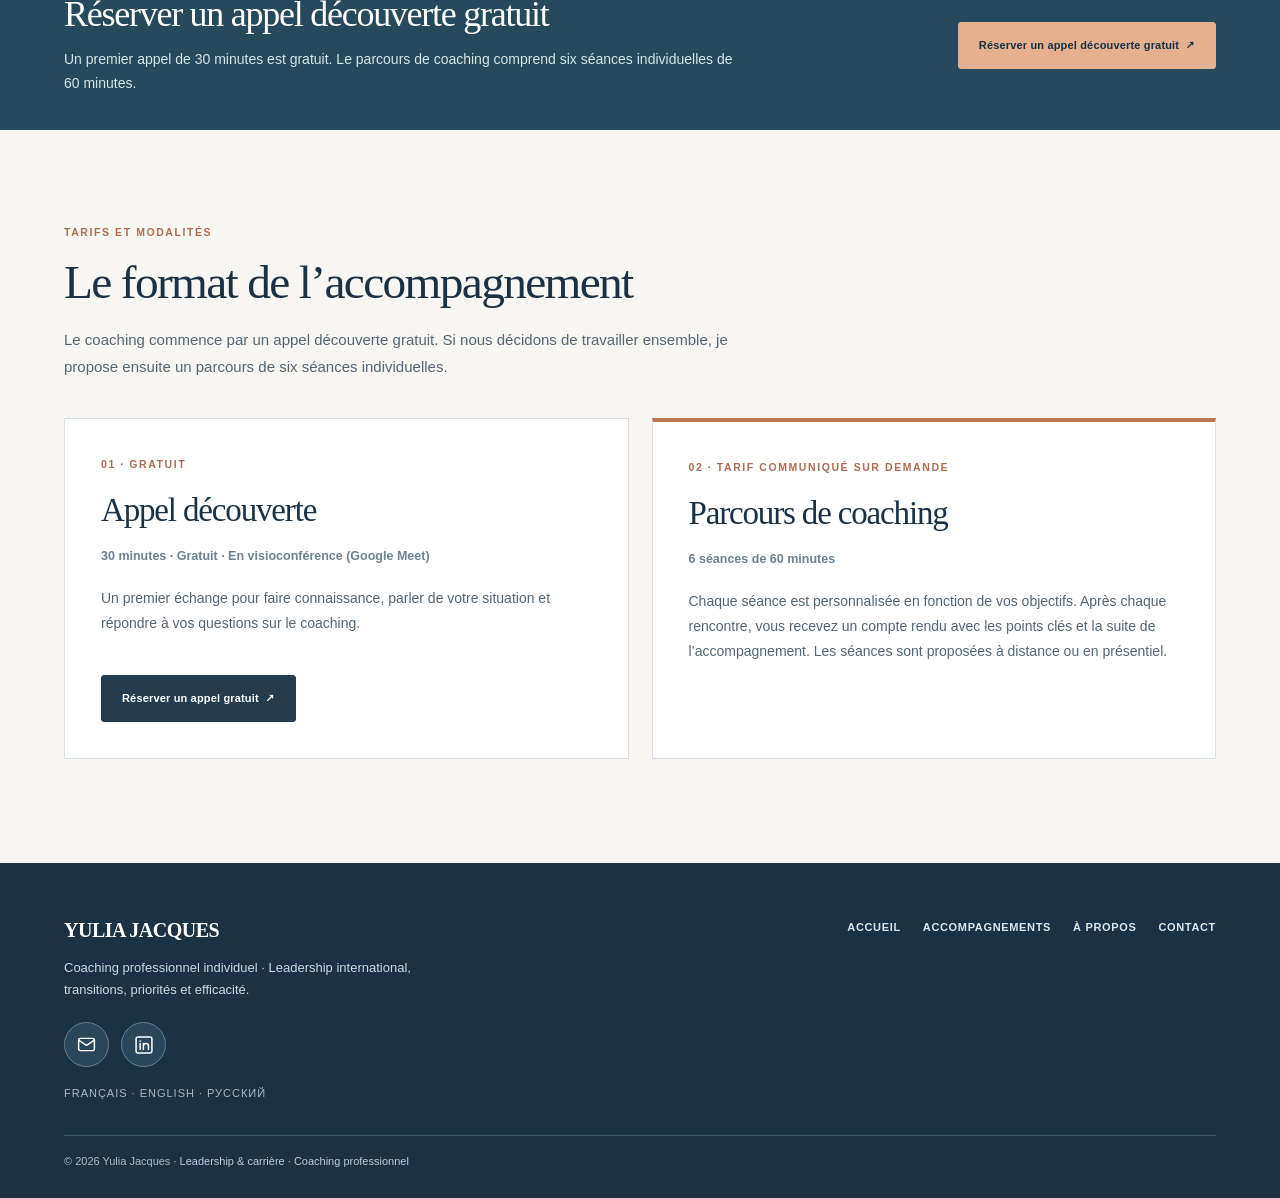
<file: yulia_jacques_site_coaching_trilingue_2026_10_27 2/coaching.html>
<!doctype html>
<html lang="fr">
<head>
<meta charset="utf-8"><meta name="viewport" content="width=device-width, initial-scale=1">
<title>Yulia Jacques | Coaching professionnel</title>
<meta name="description" content="Coaching individuel en leadership, transitions et évolution de carrière.">
<meta name="theme-color" content="#F7F9FB">
<link rel="stylesheet" href="styles.css">
<link rel="icon" href="assets/favicon.svg" type="image/svg+xml">
<script defer src="site.js"></script>
</head>
<body data-page="coaching">
<div id="siteHeader"></div>
<main id="app" class="page-shell"></main>
<div id="siteFooter"></div>
</body></html>
</file>
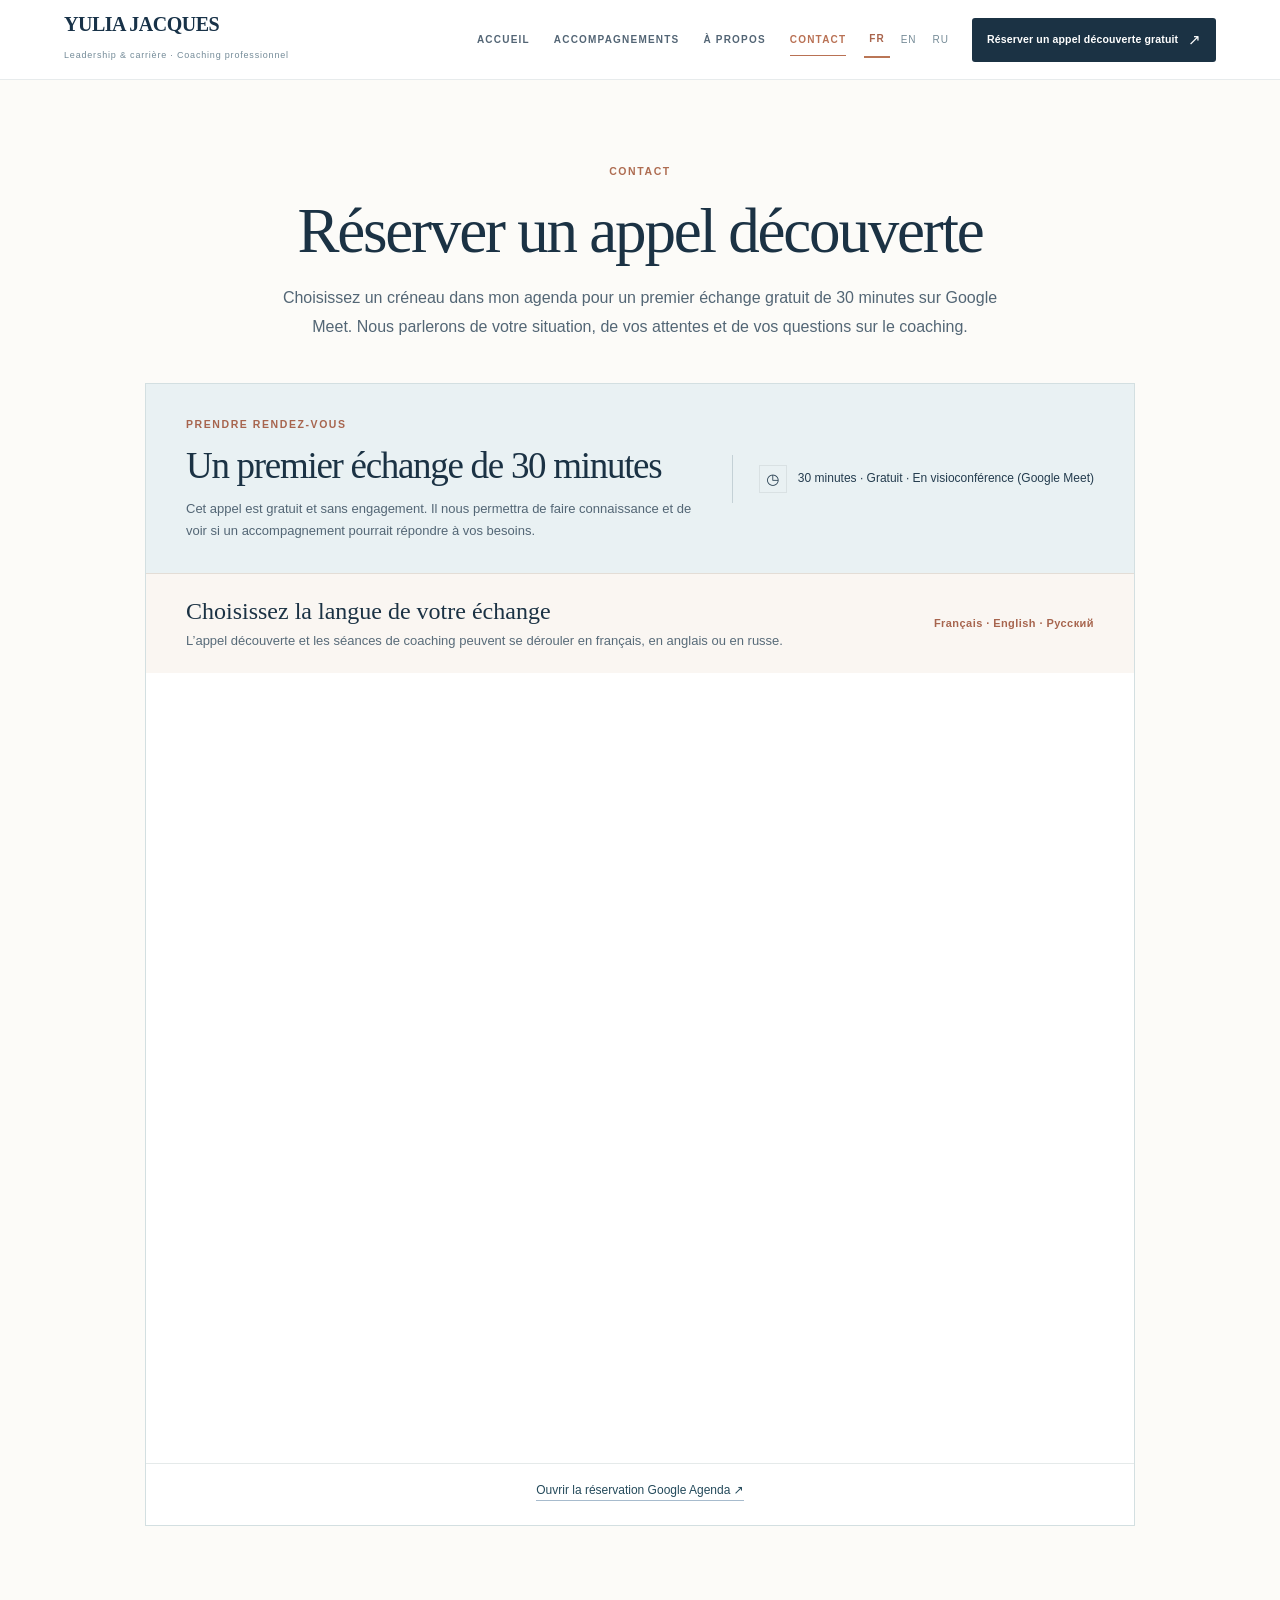
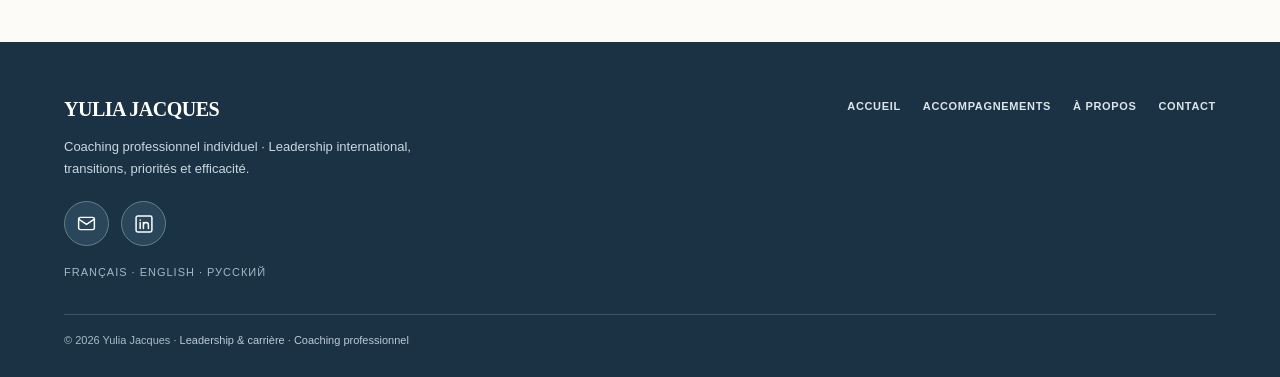
<file: yulia_jacques_site_coaching_trilingue_2026_10_27 2/contact.html>
<!doctype html>
<html lang="fr">
<head>
<meta charset="utf-8"><meta name="viewport" content="width=device-width, initial-scale=1">
<title>Yulia Jacques | Coaching professionnel</title>
<meta name="description" content="Coaching individuel en leadership, transitions et évolution de carrière.">
<meta name="theme-color" content="#F7F9FB">
<link rel="stylesheet" href="styles.css">
<link rel="icon" href="assets/favicon.svg" type="image/svg+xml">
<script defer src="site.js"></script>
</head>
<body data-page="contact">
<div id="siteHeader"></div>
<main id="app" class="page-shell"></main>
<div id="siteFooter"></div>
</body></html>
</file>
<file: styles.css>
/* SOFT SUMMER — cool, muted and airy blues, softened contrast */
:root{--bg:#F4F6F8;--paper:#FCFDFE;--ink:#364B60;--ink2:#586E83;--accent:#819DB7;--taupe:#BBC9D7;--line:#DDE5EC;--soft:#EAF0F5;--serif:Georgia,'Times New Roman',serif;--sans:Inter,'Avenir Next',Avenir,'Segoe UI',Arial,sans}
*{box-sizing:border-box}html{scroll-behavior:smooth}body{margin:0;background:var(--bg);color:var(--ink);font-family:var(--sans);font-size:15px;line-height:1.65;-webkit-font-smoothing:antialiased}a{color:inherit;text-decoration:none}button{font:inherit}button:focus-visible,a:focus-visible{outline:2px solid #788FA9;outline-offset:4px}::selection{background:#D1DFEA}
.wrap{max-width:1220px;margin:auto;padding:0 52px}.eyebrow{font-size:10.5px;letter-spacing:.21em;text-transform:uppercase;font-weight:700;color:#748EA5}h1,h2,h3,p{margin-top:0}h1,h2,h3{font-weight:400}h1,h2{font-family:var(--serif);letter-spacing:-.046em}h1{font-size:clamp(52px,5.9vw,94px);line-height:1.07;margin-bottom:27px}h2{font-size:clamp(36px,4.1vw,58px);line-height:1.13;margin-bottom:20px}h3{font-family:var(--serif);font-size:27px;line-height:1.18;letter-spacing:-.025em}p{color:var(--ink2)}.lead{font-size:18px;line-height:1.65;color:#546A7F;max-width:620px}.muted{color:#71899D}.serif{font-family:var(--serif)}
header{position:sticky;top:0;z-index:10;background:rgba(244,246,248,.96);backdrop-filter:blur(14px);border-bottom:1px solid var(--line)}.head{height:82px;display:flex;align-items:center;justify-content:space-between;gap:28px}.brand{display:flex;align-items:center;gap:12px;min-width:200px}.monogram{width:39px;height:39px;border:1px solid #9FB0C1;display:grid;place-items:center;font-family:var(--serif);font-size:18px;letter-spacing:-.08em}.brand-text{font-size:13px;font-weight:650;letter-spacing:.06em;white-space:nowrap}.brand-sub{font-size:9px;letter-spacing:.09em;color:#849AAD;text-transform:uppercase}.main-nav{display:flex;align-items:center;gap:32px}.main-nav a{font-size:10px;letter-spacing:.14em;font-weight:700;text-transform:uppercase;color:#596F83;transition:.2s}.main-nav a:hover,.main-nav a.active{color:#405F7D}.langs{display:flex;gap:6px;align-items:center}.langs button{border:0;background:transparent;color:#94A5B7;cursor:pointer;font-size:10px;letter-spacing:.1em;padding:9px 5px}.langs button.active{color:var(--ink);font-weight:800;border-bottom:1px solid #809AB1}.menu{display:none;border:0;background:transparent;font-size:24px;color:var(--ink)}
.section{padding:115px 0;border-bottom:1px solid var(--line);scroll-margin-top:82px}.hero{padding:86px 0 104px}.hero-layout{display:grid;grid-template-columns:1.17fr .83fr;gap:7%;align-items:center}.hero h1{max-width:700px}.hero-copy{max-width:605px;margin-bottom:31px}.actions{display:flex;gap:12px;align-items:center;flex-wrap:wrap}.btn{display:inline-flex;align-items:center;justify-content:center;min-height:47px;padding:13px 20px;font-size:11px;font-weight:700;letter-spacing:.06em;cursor:pointer;border:1px solid var(--ink);transition:.2s;background:var(--ink);color:#fff}.btn:hover{background:#526E86}.btn-secondary{background:transparent;color:var(--ink);border-color:#BBC9D7}.btn-secondary:hover{background:var(--soft)}.hero-art{min-height:560px;background:#DCE6EF;position:relative;overflow:hidden;display:flex;align-items:center;justify-content:center}.circle-large{position:absolute;top:-130px;right:-130px;width:580px;height:580px;border:1px solid rgba(255,255,255,.6);border-radius:50%}.circle-small{position:absolute;bottom:-45px;left:-90px;width:400px;height:400px;border:1px solid rgba(54,75,96,.13);border-radius:50%}.vertical-line{position:absolute;top:15%;bottom:12%;left:56%;width:1px;background:#B8C9D8;transform:rotate(25deg)}.art-quote{position:relative;z-index:1;width:74%;font-size:clamp(30px,3.2vw,46px);line-height:1.23;letter-spacing:-.04em;font-family:var(--serif);font-style:italic;color:#526E88}.art-sign{position:absolute;bottom:38px;left:12%;font-size:10px;letter-spacing:.2em;color:#758EA5}.thin-rule{height:1px;background:var(--line);margin:40px 0}.micro{display:flex;flex-wrap:wrap;gap:16px 24px;margin-top:38px}.micro span{font-size:11px;color:#788EA2;letter-spacing:.08em;text-transform:uppercase}.micro span:before{content:'•';color:#98B1C8;margin-right:10px}
.section-head{display:flex;justify-content:space-between;align-items:end;gap:35px;margin-bottom:42px}.section-head p{max-width:410px;margin:0}.pill{font-size:10px;letter-spacing:.12em;text-transform:uppercase;border:1px solid #BDC9D7;padding:8px 12px;width:max-content;color:#5C7892}.three{display:grid;grid-template-columns:repeat(3,1fr);gap:17px}.offercard{background:var(--paper);border:1px solid #E1E7ED;padding:30px;min-height:305px;display:flex;flex-direction:column;gap:11px;transition:transform .2s,border-color .2s}.offercard:hover{transform:translateY(-3px);border-color:#A8BAC9}.offercard .num{font-family:var(--serif);font-size:28px;color:#95ADC3}.offercard h3{margin:5px 0 0}.offercard p{font-size:13.5px;line-height:1.75;margin:0}.offercard .bottom{margin-top:auto;border-top:1px solid var(--line);padding-top:15px;font-size:11px;letter-spacing:.06em;color:#55718C;font-weight:700}.statement{background:#EAF0F5;padding:71px 65px;margin-top:100px;display:grid;grid-template-columns:1fr 1fr;gap:65px;align-items:center}.statement .quote{font:italic 36px/1.3 var(--serif);color:#415F78}.statement p{font-size:15px;line-height:1.8}
.about-grid{display:grid;grid-template-columns:.95fr 1.05fr;gap:9%;align-items:start}.portrait{background:#DDE7EF;min-height:540px;position:relative;overflow:hidden;padding:48px;display:flex;flex-direction:column;justify-content:flex-end}.portrait:before{content:'';position:absolute;top:-15%;left:26%;height:105%;width:1px;background:#A8BAC9;transform:rotate(-17deg)}.portrait:after{content:'';position:absolute;right:-38%;top:12%;width:600px;height:600px;border-radius:50%;border:1px solid #C6D4E0}.portrait-text{position:relative;z-index:1;font:italic 40px/1.2 var(--serif);letter-spacing:-.04em;color:#4C6A83}.portrait-label{position:relative;z-index:1;margin-top:28px;text-transform:uppercase;font-size:10px;letter-spacing:.17em;color:#71899D}.prose p{margin-bottom:18px}.prose h3{font-size:27px;margin:33px 0 17px}.career-notes{display:grid;grid-template-columns:repeat(3,1fr);gap:16px;margin-top:52px}.career-note{border-top:1px solid #B5C6D5;padding-top:16px}.career-note strong{display:block;font-size:12px;margin-bottom:5px}.career-note p{font-size:12px;line-height:1.7}
.offer-block{display:grid;grid-template-columns:.68fr 1.32fr;gap:55px;padding:36px 0;border-top:1px solid var(--line)}.offer-block:last-of-type{border-bottom:1px solid var(--line)}.offer-block .num{font:28px var(--serif);color:#95ADC3}.offer-block h3{font-size:36px;margin:10px 0}.offer-description{font-size:17px;color:#536C82}.offer-why{margin-top:15px}.offer-block h4{font-size:11px;text-transform:uppercase;letter-spacing:.16em;margin:28px 0 10px;color:#66839B}.tags{display:flex;flex-wrap:wrap;gap:8px}.tag{padding:7px 11px;background:#EAF0F5;border:1px solid #DCE7EF;font-size:11px;color:#5B7790}.situations{margin:0;padding-left:20px;color:#566E82;line-height:1.9;font-size:14px}.process{margin-top:80px;background:var(--paper);padding:43px;display:grid;grid-template-columns:repeat(3,1fr);gap:28px}.step{border-top:1px solid #B5C6D5;padding-top:16px}.step .step-num{font:25px var(--serif);color:#869FB7}.step h4{font-size:15px;margin:18px 0 8px}.step p{font-size:13px}
.cta{text-align:center;padding:90px 50px;background:#DDE7F0}.cta h2{max-width:740px;margin:0 auto 20px}.cta p{max-width:550px;margin:0 auto 28px}.notice{font-size:12px;color:#728A9F;margin-top:19px}footer{padding:43px 0 45px}.foot{display:flex;justify-content:space-between;gap:25px;align-items:end}.foot p{font-size:12px;max-width:380px}.foot-links{display:flex;gap:22px;font-size:11px;text-transform:uppercase;letter-spacing:.09em}.note{margin-top:25px;border-top:1px solid var(--line);padding-top:12px;color:#8094A8;font-size:10px}
@media(max-width:900px){.wrap{padding:0 28px}.head{height:71px}.main-nav{gap:15px}.brand{min-width:auto}.hero-layout{grid-template-columns:1fr}.hero-art{min-height:300px}.circle-large{right:0}.art-quote{font-size:38px}.section{padding:78px 0;scroll-margin-top:71px}.section-head{display:block}.section-head p{margin-top:14px}.three{grid-template-columns:1fr 1fr}.three .offercard:last-child .article:last-child{grid-column:1/-1}.about-grid{gap:35px}.portrait{min-height:420px}.statement{padding:40px;gap:35px}}
@media(max-width:650px){.wrap{padding:0 21px}.head{height:66px;gap:10px}.brand-text{font-size:11px}.brand-sub{font-size:8px}.monogram{width:31px;height:31px}.menu{display:block}.main-nav{position:absolute;top:66px;left:0;right:0;background:var(--bg);padding:20px;display:none;flex-direction:column;align-items:start;gap:22px;border-bottom:1px solid var(--line)}.main-nav.open{display:flex}.langs{margin-left:auto}h1{font-size:clamp(48px,13vw,67px)}h2{font-size:40px}.hero{padding:55px 0 66px}.hero-art{min-height:300px}.art-quote{font-size:32px}.section{padding:68px 0;scroll-margin-top:66px}.three,.about-grid,.career-notes,.process,.statement,.offer-block{grid-template-columns:1fr}.three .offercard:last-child .article:last-child{grid-column:auto}.offercard{min-height:245px}.portrait{min-height:260px}.statement{margin-top:60px;padding:35px 25px;gap:20px}.statement .quote{font-size:32px}.career-notes{gap:10px}.offer-block{gap:7px}.offer-block h3{font-size:29px}.process{padding:30px;gap:14px}.foot{display:block}.foot-links{margin-top:30px}.cta{padding:75px 15px}.modal{padding:37px 24px}.formgrid{grid-template-columns:1fr}.about-grid,.hero-layout,.offer-block,.section-head,.statement{min-width:0}.about-grid{grid-template-columns:minmax(0,1fr)}.about-grid>*,.prose,.portrait{min-width:0}.pill{overflow-wrap:anywhere;word-break:normal}.about-grid h2{overflow-wrap:break-word}}

/* Contact: quiet editorial layout, inspired by the first-conversation call to action */
.contact-section{background:var(--bg);padding-top:115px}.contact-header{display:grid;grid-template-columns:1fr .78fr;align-items:end;gap:9%;margin-bottom:60px}.contact-header h2{max-width:660px}.contact-header .lead{font-size:17px;margin-bottom:6px}.contact-columns{display:grid;grid-template-columns:.82fr 1.18fr;gap:0;border:1px solid var(--line);background:var(--paper)}.contact-aside{background:var(--soft);padding:53px 49px 45px;display:flex;flex-direction:column}.contact-aside h3{margin:29px 0 18px;font-size:clamp(31px,3.2vw,43px);line-height:1.17;max-width:350px}.contact-aside>p{max-width:380px;font-size:14px;line-height:1.8}.contact-divider{height:1px;background:#C8D5E0;margin:33px 0}.contact-steps{display:grid;gap:21px}.contact-steps>div{display:flex;align-items:baseline;gap:15px;font-size:13px;line-height:1.55;color:var(--ink2)}.contact-steps span{font:italic 21px var(--serif);color:#819DB7}.contact-languages{display:flex;flex-direction:column;gap:10px;margin-top:auto;padding-top:55px}.contact-languages strong{font-weight:500;font-size:13px;letter-spacing:.05em}.contact-panel{padding:52px 57px 44px}.contact-panel h3{font-size:40px;margin:15px 0 10px}.contact-panel>p{font-size:14px}.contact-form{margin-top:29px;display:grid;gap:21px}.contact-form-row{display:grid;grid-template-columns:1fr 1fr;gap:17px}.contact-form label{display:flex;flex-direction:column;gap:8px;font-weight:600;letter-spacing:.035em;color:var(--ink);font-size:11px}.contact-form input,.contact-form select,.contact-form textarea{display:block;width:100%;min-width:0;background:#FAFCFD;color:var(--ink);padding:12px 14px;border:1px solid #CAD6E0;border-radius:0;outline:none;font:400 13px/1.5 var(--sans);transition:border-color .2s,box-shadow .2s}.contact-form input:focus,.contact-form select:focus,.contact-form textarea:focus{border-color:#617F9A;box-shadow:0 0 0 2px rgba(129,157,183,.18)}.contact-form textarea{resize:vertical;min-height:132px}.contact-form input::placeholder,.contact-form textarea::placeholder{color:#91A2B2}.contact-form-bottom{display:flex;align-items:center;justify-content:space-between;gap:18px}.contact-form-bottom span{font-size:11px;color:#71869A}.form-status{font-size:12px;margin:0;color:#52718D}.contact-privacy{font-size:11px!important;line-height:1.7;color:#7B8FA2;margin:0}.contact-fallback{width:100%;height:115px;font-size:12px}
@media(max-width:900px){.contact-header{gap:35px}.contact-aside{padding:36px 30px}.contact-panel{padding:38px 32px}.contact-form-row{grid-template-columns:1fr}}
@media(max-width:650px){.contact-section{padding-top:72px}.contact-header,.contact-columns{grid-template-columns:1fr}.contact-header{gap:4px;margin-bottom:33px}.contact-aside{padding:34px 26px}.contact-aside h3{font-size:33px}.contact-languages{padding-top:38px}.contact-panel{padding:34px 24px}.contact-panel h3{font-size:33px}.contact-form-bottom{align-items:start;flex-direction:column}.contact-form-row{grid-template-columns:1fr}}
.situations-prose,.contact-process{font-size:14px;line-height:1.85;color:var(--ink2);margin:0 0 12px}

/* ABOUT — professional journey and credentials */
.about-section{background:var(--bg)}.about-intro-grid{display:grid;grid-template-columns:1.1fr .9fr;gap:8%;align-items:stretch}.about-main-title{max-width:690px;margin-top:18px}.about-intro-grid .lead{margin:14px 0 24px}.about-prose{max-width:590px}.about-prose p{font-size:14px;line-height:1.88;margin-bottom:16px}.about-visual{background:linear-gradient(145deg,var(--soft),#CEDCE8);position:relative;overflow:hidden;min-height:510px;padding:35px;display:flex;flex-direction:column;justify-content:center}.about-visual:before{content:'';position:absolute;width:490px;height:490px;border:1px solid rgba(255,255,255,.7);border-radius:50%;left:-150px;top:-190px}.about-visual:after{content:'';position:absolute;width:420px;height:420px;border:1px solid rgba(79,104,128,.21);border-radius:50%;right:-180px;bottom:-210px}.about-visual-line{position:absolute;width:1px;height:95%;background:rgba(79,104,128,.17);top:-20%;transform:rotate(29deg)}.about-visual-line.one{left:28%}.about-visual-line.two{left:47%;top:23%}.about-visual-text{font:italic clamp(48px,5vw,78px)/1.12 var(--serif);letter-spacing:-.05em;color:var(--ink);position:relative;z-index:2;text-align:center}.about-visual-bottom{display:flex;justify-content:space-between;gap:20px;align-items:flex-end;position:absolute;bottom:24px;left:30px;right:30px;z-index:3}.about-visual-bottom span:first-child{font-size:12px;max-width:190px;line-height:1.55;color:var(--ink2)}.about-visual-bottom span:last-child{font-size:9px;letter-spacing:.1em;max-width:145px;text-align:right;color:var(--ink2);text-transform:uppercase}.career-panel{padding-top:105px}.career-intro{max-width:690px;margin:22px 0 42px;color:var(--ink2);font-size:15px;line-height:1.8}.career-heading{display:grid;grid-template-columns:1fr .72fr;align-items:end;gap:10%;margin:19px 0 31px}.career-heading h3{font-size:clamp(31px,3.6vw,47px);line-height:1.15;margin:0}.career-heading p{line-height:1.8;margin:0}.employer-strip{display:grid;grid-template-columns:repeat(5,minmax(0,1fr));align-items:center;gap:8px;margin-bottom:49px}.employer-strip>span{min-height:83px;display:flex;align-items:center;justify-content:center;text-align:center;gap:4px;padding:15px 5px;border:1px solid var(--line);background:rgba(255,255,255,.64);font-size:17px;font-weight:700;color:var(--ink);letter-spacing:-.03em}.employer-strip small{display:inline-block;font-size:9px;font-weight:500;letter-spacing:.025em;line-height:1.1}.employer-strip .brand-ef{font-size:32px;font-weight:800;letter-spacing:-.07em}.employer-strip .brand-ef small{max-width:59px;text-align:left;font-size:11px;letter-spacing:-.04em}.employer-strip .brand-study{font:600 18px var(--serif)}.employer-strip .brand-swiss{font:500 17px var(--serif);flex-direction:column;gap:0}.employer-strip .brand-swiss small{font:600 8px var(--sans);letter-spacing:.16em}.employer-strip .brand-sommet{font:italic 23px var(--serif);flex-direction:column;gap:0}.employer-strip .brand-sommet small{font:500 9px var(--sans);letter-spacing:.15em}.employer-strip .brand-galileo{font:800 16px var(--sans);letter-spacing:.085em;flex-direction:column;gap:1px}.employer-strip .brand-galileo small{font-size:8px;letter-spacing:.16em}.career-timeline{border-top:1px solid #BFCBD6}.career-milestone{display:grid;grid-template-columns:140px 34px 1fr;gap:22px;min-height:137px;position:relative;border-bottom:1px solid var(--line);padding:26px 0}.career-year{font:italic 24px/1.45 var(--serif);color:#7691A9;white-space:nowrap}.career-marker{position:relative;display:flex;justify-content:center;padding-top:10px}.career-marker:after{content:'';height:calc(100% + 45px);position:absolute;top:23px;width:1px;background:#C9D5DF}.career-milestone:last-child .career-marker:after{display:none}.career-marker span{width:9px;height:9px;border-radius:50%;border:2px solid #8CA6BD;background:var(--bg);position:relative;z-index:1}.career-entry-top{display:flex;justify-content:space-between;align-items:baseline;gap:20px}.career-entry h4{font:500 25px/1.2 var(--serif);margin:0;color:var(--ink)}.career-role{font-size:11px;color:#6F879D;text-align:right;max-width:270px}.career-entry p{margin:11px 0 0;line-height:1.75;max-width:710px;font-size:13.5px}.life-panel{display:grid;grid-template-columns:.72fr 1.28fr;background:var(--soft);margin-top:95px}.life-panel-side{padding:49px;background:linear-gradient(140deg,#CBDCE8,var(--soft));position:relative;overflow:hidden}.life-panel-side:after{content:'';width:330px;height:330px;border:1px solid rgba(255,255,255,.8);border-radius:50%;position:absolute;left:-140px;bottom:-110px}.life-panel-year{font:italic 112px/.95 var(--serif);letter-spacing:-.075em;margin:85px 0 65px;color:#6F8DA7}.life-panel-map{font-size:10px;letter-spacing:.17em;color:#5D7890}.life-panel-map span{margin:0 12px}.life-panel-main{padding:54px 63px 55px}.life-panel-main h3{font-size:clamp(29px,3vw,42px);margin:0 0 24px}.life-panel-main p{font-size:14px;line-height:1.88;margin-bottom:17px}.coaching-bridge{display:grid;grid-template-columns:.85fr 1.15fr;gap:12%;padding:92px 0 75px;border-bottom:1px solid var(--line)}.coaching-bridge h3{font-size:40px;margin:22px 0}.coaching-bridge p{font-size:15px;line-height:1.9;margin:0 0 22px}.about-langs{font-size:10px;letter-spacing:.13em;text-transform:uppercase;color:#6A849C}.credentials-panel{padding-top:95px}.credentials-title{font:400 clamp(42px,5vw,65px) var(--serif);letter-spacing:-.045em;margin:15px 0 40px}.credentials-grids{display:grid;grid-template-columns:1fr 1fr;gap:8%}.credentials-grids>div>h4{font-size:11px;color:#7991A7;letter-spacing:.16em;text-transform:uppercase;margin:0 0 20px;font-weight:700}.credential{border-top:1px solid var(--line);padding:21px 0 23px;display:grid;grid-template-columns:32px 1fr;gap:12px}.credential-number{font:italic 21px var(--serif);color:#92A9BF}.credential strong{font-size:14px;font-weight:650;line-height:1.4;display:block}.credential-detail{font-size:12px;color:var(--ink2);margin-top:7px}.credential-org{font-size:12px;color:#7590A7;margin-top:7px}.credentials-note{margin-top:31px;max-width:730px;font-size:11px;line-height:1.7;color:#6B8296}.about-cta{margin-top:34px}
@media(max-width:900px){.about-intro-grid{gap:5%}.about-visual{min-height:440px}.career-entry-top{display:block}.career-role{text-align:left;margin-top:6px}.life-panel-main{padding:40px}.life-panel-side{padding:36px}.life-panel-year{font-size:86px}}
@media(max-width:650px){.about-intro-grid,.career-heading,.life-panel,.coaching-bridge,.credentials-grids{grid-template-columns:1fr}.about-main-title{font-size:39px}.about-visual{min-height:280px;margin-top:20px}.about-visual-text{font-size:54px}.about-visual-bottom{left:23px;right:23px}.career-panel{padding-top:75px}.career-heading{gap:15px}.career-heading h3{font-size:34px}.employer-strip{grid-template-columns:repeat(2,1fr);gap:7px;margin-bottom:28px}.employer-strip>span:last-child{grid-column:1/-1}.employer-strip>span{min-height:71px}.career-milestone{grid-template-columns:82px 12px 1fr;gap:8px;padding:20px 0;min-height:150px}.career-year{font-size:16px}.career-entry h4{font-size:21px}.career-entry p{font-size:12px}.career-role{font-size:11px}.life-panel{margin-top:67px}.life-panel-side{padding:26px 27px;min-height:170px}.life-panel-year{font-size:72px;margin:15px 0 5px}.life-panel-main{padding:31px 27px}.life-panel-main h3{font-size:30px}.coaching-bridge{padding:70px 0 59px;gap:5px}.coaching-bridge h3{font-size:35px}.credentials-panel{padding-top:69px}.credentials-title{font-size:51px;margin-bottom:25px}.credentials-grids{gap:34px}.credentials-note{font-size:11px}}

/* Home: editorial heading and a more approachable, personal tone. */
.hero h1{font-size:clamp(49px,5.05vw,79px);line-height:1.1;max-width:720px}
@media(max-width:650px){.hero h1{font-size:clamp(43px,10vw,57px)}}
/* Booking: direct 30-minute discovery call, embedded calendar ready for connection. */
.booking-card{display:grid;grid-template-columns:.78fr 1.22fr;border:1px solid var(--line);background:var(--paper);margin:0 0 43px;scroll-margin-top:110px}
.booking-intro{padding:50px 45px;background:var(--soft);display:flex;flex-direction:column;align-items:flex-start}
.booking-intro h3{font-size:clamp(33px,3.35vw,46px);line-height:1.15;margin:21px 0 17px}
.booking-intro p{font-size:14px;line-height:1.82;max-width:365px}
.booking-details{width:100%;border-top:1px solid var(--line);padding-top:21px;margin-top:26px;margin-bottom:23px;display:grid;gap:14px}
.booking-detail{display:flex;align-items:center;gap:11px;color:var(--ink);font-size:12px}
.booking-icon{display:inline-flex;width:28px;height:28px;border:1px solid var(--line);align-items:center;justify-content:center;font-size:15px}
.booking-action{margin-top:5px}
.booking-action[hidden]{display:none}
.booking-frame{min-width:0;min-height:485px;background:var(--paper);display:flex;align-items:stretch;justify-content:stretch}
.booking-frame iframe{width:100%;height:690px;border:0;display:block;background:#fff}
.booking-setup{width:100%;padding:60px 55px;display:flex;flex-direction:column;align-items:center;justify-content:center;text-align:center;gap:14px}
.booking-setup-icon{width:64px;height:64px;border:1px solid #BACAD9;display:grid;place-items:center;color:var(--accent);font-size:29px;font-family:var(--serif);margin-bottom:2px}
.booking-setup h4{font:normal 27px/1.2 var(--serif);margin:0}
.booking-setup p{max-width:350px;font-size:13px;line-height:1.75;margin:0}
.booking-setup small{max-width:365px;color:var(--ink2);font-size:11px;line-height:1.6}
.booking-widget{width:100%;min-width:320px;min-height:690px}
@media(max-width:900px){.booking-intro{padding:36px 29px}.booking-frame{min-height:400px}.booking-setup{padding:40px 30px}}
@media(max-width:650px){.booking-card{grid-template-columns:minmax(0,1fr)}.booking-intro{padding:32px 26px}.booking-intro h3{font-size:34px}.booking-frame{min-height:310px}.booking-frame iframe{height:690px}.booking-setup{min-height:310px;padding:34px 26px}}

/* Fees & formats: two clear offers, responsive and consistent with the editorial design. */
.pricing-section{background:var(--soft)}
.pricing-header{display:grid;grid-template-columns:1.05fr .95fr;gap:8%;align-items:end;margin-bottom:44px}
.pricing-header p{max-width:440px;margin:0 0 8px;line-height:1.85}
.pricing-grid{display:grid;grid-template-columns:1fr 1fr;gap:18px}
.pricing-card{border:1px solid var(--line);background:var(--paper);padding:38px 39px 36px;display:flex;flex-direction:column;min-height:465px}
.pricing-card--programme{background:var(--bg);border-color:#AEBFCC}
.pricing-card-top{display:flex;align-items:start;justify-content:space-between;gap:15px;margin-bottom:28px}
.pricing-number{font-size:10px;font-weight:750;letter-spacing:.15em;text-transform:uppercase;color:var(--ink2)}
.pricing-price{font-size:11px;font-weight:750;letter-spacing:.07em;text-transform:uppercase;color:var(--ink);border:1px solid #B8C7D2;padding:8px 11px;text-align:center;max-width:225px}
.pricing-price--filled{background:var(--ink);color:var(--paper);border-color:var(--ink)}
.pricing-card h3{font-size:33px;margin:0 0 12px}
.pricing-duration{display:flex;gap:10px;align-items:baseline;margin:8px 0 18px}
.pricing-duration strong{font:normal 38px/1.1 var(--serif);letter-spacing:-.055em;color:var(--ink)}
.pricing-duration span{font-size:12px;color:var(--ink2)}
.pricing-description{font-size:14px;line-height:1.84;max-width:460px;margin:0 0 27px}
.pricing-inclusions{list-style:none;margin:0 0 28px;padding:0;display:grid;gap:10px}
.pricing-inclusions li{padding-left:20px;position:relative;color:var(--ink2);font-size:13px;line-height:1.65}
.pricing-inclusions li:before{content:'↗';position:absolute;left:0;color:var(--accent);font-weight:700}
.pricing-card-bottom{margin-top:auto;padding-top:20px;border-top:1px solid var(--line)}
.pricing-card-bottom .btn{max-width:100%;text-align:center}
.pricing-footer{font-size:12px;margin:21px 0 0;line-height:1.7;max-width:720px;color:var(--ink2)}
@media(max-width:900px){.pricing-header{grid-template-columns:1fr;gap:10px}.pricing-card{padding:28px 26px;min-height:435px}}
@media(max-width:650px){.pricing-grid{grid-template-columns:1fr}.pricing-card{min-height:0;padding:30px 26px}.pricing-card h3{font-size:29px}.pricing-duration strong{font-size:34px}.pricing-card-top{gap:8px}.pricing-price{font-size:10px}}

/* Revised HOME: one clear proposition, then context, experience and coaching offer. */
.hero-layout{grid-template-columns:1.20fr .80fr;gap:6%;align-items:center}
.hero h1{font-size:clamp(42px,4.4vw,68px);line-height:1.12;max-width:660px;margin-bottom:29px}
.hero h1 em{font-weight:400;color:var(--ink2)}
.hero-narrative{max-width:615px;margin-bottom:28px}
.hero-narrative p{margin:0 0 18px;line-height:1.79;font-size:14.5px;color:var(--ink2)}
.hero-narrative .hero-opening{font-size:16.5px;line-height:1.74;color:var(--ink)}
.hero-narrative .hero-experience{border-left:2px solid var(--accent);padding-left:17px}
.hero-narrative .hero-service{color:var(--ink);font-weight:520;margin-bottom:0}
.hero .micro{margin-top:29px}
@media(max-width:900px){.hero-layout{grid-template-columns:1fr;gap:42px}.hero-narrative{max-width:680px}.hero-art{min-height:280px}}
@media(max-width:650px){.hero h1{font-size:clamp(40px,10.7vw,53px);line-height:1.11;margin-bottom:23px}.hero-narrative p{font-size:14px;line-height:1.75;margin-bottom:16px}.hero-narrative .hero-opening{font-size:15.5px}.hero-narrative .hero-experience{padding-left:13px}.hero-layout{gap:35px}.hero .micro{margin-top:24px}}

/* 2026 MULTIPAGE REBUILD */
.about-photo:before,.about-photo:after{display:none!important}
.section-primary-title{font:400 clamp(36px,4.1vw,58px)/1.14 var(--serif);letter-spacing:-.046em;margin:0 0 20px}
.about-main-title{font:400 clamp(38px,4.25vw,62px)/1.13 var(--serif);letter-spacing:-.046em}
@media(max-width:650px){.section-primary-title{font-size:40px}.about-main-title{font-size:40px}}
:root {--bg:#F7F9FB;--paper:#fff;--ink:#31475C;--ink2:#50677B;--accent:#819DB7;--soft:#EAF0F5;--line:#DBE4EC}
body {font-size:15.5px; line-height:1.72; background:var(--bg)}
.wrap{max-width:1250px}
header{background:rgba(248,250,252,.97)}
.head{height:84px}
.brand-sub {text-transform:none;letter-spacing:.035em;font-size:10px}
.brand-text{font-size:14px;letter-spacing:.09em}
.monogram{width:40px;height:40px;background:var(--paper)}
.main-nav{gap:26px}
.main-nav a{font-size:11px;letter-spacing:.095em}
.main-nav a.active{color:var(--ink);position:relative}
.main-nav a.active:after{content:'';height:1px;width:100%;background:#7E9BB4;position:absolute;bottom:-10px;left:0}
.page-shell{min-height:calc(100svh - 248px)}
.page-hero{padding:93px 0 66px}
.page-hero .eyebrow{margin-bottom:19px}
.page-hero .lead{max-width:760px}
.page-hero h1{font-size:clamp(46px,5vw,72px);max-width:970px;line-height:1.11;margin-bottom:26px}
.page-hero-small{border-bottom:1px solid var(--line)}
.page-hero-small h1{font-size:clamp(50px,5.7vw,76px)}
.page-hero-small .lead{font-size:18px}
.hero-multipage{padding:78px 0 70px;border-bottom:1px solid var(--line)}
.hero-two{display:grid;grid-template-columns:1.11fr .89fr;gap:5.9%;align-items:center}
.hero-copy{max-width:710px}
.hero-multipage h1{font-size:clamp(43px,4.65vw,67px);line-height:1.12;letter-spacing:-.047em;max-width:730px;margin:25px 0 22px}
.hero-multipage h1 em{font-weight:400;color:#6E8BA5;font-style:italic}
.hero-specialties{font-size:12px;color:#688198;text-transform:uppercase;letter-spacing:.07em;font-weight:750;margin:0 0 23px;line-height:1.8}
.hero-multipage .hero-lead{font-size:19px;line-height:1.65;color:#435F76;max-width:670px;margin:0 0 17px}
.hero-multipage .hero-detail{font-size:15px;line-height:1.78;max-width:630px;color:#62778A;margin-bottom:26px}
.hero-multipage .actions{gap:11px}
.hero-multipage .btn{min-height:52px;padding:15px 20px;font-size:11.5px}
.hero-multipage .eyebrow{margin-bottom:0}
.hero-image-card{position:relative;background:transparent;border:0;padding:0;align-self:stretch;min-height:540px}
.hero-image-card:before{display:none}
.hero-image-card img{height:100%;max-height:650px;min-height:520px;width:100%;object-fit:cover;object-position:center 32%;display:block;filter:saturate(.94);box-shadow:none;border-radius:0}
.hero-image-caption{display:none}
.home-below{padding:36px 0 56px}
.home-info{display:grid;grid-template-columns:1.05fr 1fr;gap:60px;align-items:start}
.home-info h2{font-size:clamp(29px,3vw,42px);margin:5px 0 14px}
.home-info p{font-size:14.5px;line-height:1.8;max-width:620px;margin:0}
.home-info .home-about-copy p+p{margin-top:13px}
.home-facts{display:grid;grid-template-columns:repeat(3,1fr);gap:18px;align-items:start}
.home-fact{padding:5px 0 0;border-top:1px solid #AFC0CE;min-height:110px}
.home-fact strong{display:block;font-weight:650;color:#365269;font-size:16px;line-height:1.4;margin:11px 0 7px}
.home-fact span{display:block;font-size:12px;color:#73889B;line-height:1.55}
.secondary-strip{background:#E9F0F6;padding:42px 0}
.secondary-strip-inner{display:flex;justify-content:space-between;align-items:center;gap:30px}
.secondary-strip p{font-size:14px;margin:7px 0 0;max-width:690px}
.secondary-strip h2{font-size:32px;margin:0}
.multipage-content .section{padding:70px 0 95px;border:none}
.multipage-content .about-section{padding-top:75px}
.multipage-content .about-main-title{font-size:clamp(37px,3.9vw,59px)}
.multipage-content .about-intro-grid{margin-top:0}
.about-visual.about-photo{padding:0;background:transparent;min-height:520px;position:relative}
.about-photo img{display:block;width:100%;height:100%;min-height:500px;object-fit:cover;object-position:center 30%;box-shadow:none;border-radius:0}
.about-photo .about-visual-line,.about-photo .about-visual-bottom{display:none}
.multipage-content .about-cta{margin-bottom:15px}
.multipage-content .career-panel{margin-top:70px}
.multipage-content .credentials-panel{margin-top:65px}
.multipage-content .pricing-section{padding:72px 0 110px}
.multipage-content .contact-section{padding:72px 0 110px}
.multipage-content .offer-block:first-of-type{margin-top:25px}
.multipage-content .contact-header{margin-bottom:40px}
.booking-setup small{font-size:12px}
.footer-redesign{border-top:1px solid var(--line);padding:47px 0 24px}
.footer-redesign .footer-main{display:flex;justify-content:space-between;gap:40px;align-items:start}
.footer-brand p{max-width:360px;font-size:13px;margin:11px 0}
.footer-menu{display:flex;gap:22px;flex-wrap:wrap;justify-content:end}
.footer-menu a{font-size:11px;font-weight:680;letter-spacing:.06em;text-transform:uppercase}
.footer-bottom{margin-top:32px;border-top:1px solid var(--line);padding:16px 0 0;color:#8296A8;font-size:11px}
.language-note{font-size:11px;letter-spacing:.09em;color:#788FA3}
@media(max-width:1080px){.hero-two{gap:4%;grid-template-columns:1.06fr .94fr}.hero-multipage h1{font-size:clamp(39px,4.6vw,59px)}.hero-image-card,.hero-image-card img{min-height:460px}.home-info{gap:30px}}
@media(max-width:900px){.hero-multipage{padding:54px 0}.hero-two{grid-template-columns:1.15fr .85fr;gap:25px}.hero-multipage h1{font-size:clamp(37px,4.5vw,50px)}.hero-image-card,.hero-image-card img{min-height:410px}.home-info{grid-template-columns:1fr}.page-hero{padding:70px 0 54px}.home-facts{max-width:700px}}
@media(max-width:650px){.head{height:68px}.main-nav{top:68px}.main-nav a.active:after{bottom:-5px}.hero-two{grid-template-columns:1fr;gap:40px}.hero-multipage{padding:47px 0 48px}.hero-multipage h1{font-size:clamp(41px,11vw,59px)}.hero-multipage .hero-lead{font-size:18px}.hero-image-card{margin:0 12px;min-height:auto}.hero-image-card img{min-height:360px;max-height:470px;aspect-ratio:1.04;object-position:center 26%}.hero-image-caption{font-size:9px}.home-below{padding:36px 0}.home-info h2{font-size:34px}.home-facts{grid-template-columns:repeat(3,1fr);gap:11px}.home-fact strong{font-size:13px}.home-fact span{font-size:10.5px}.secondary-strip-inner{display:block}.secondary-strip h2{font-size:30px}.secondary-strip .btn{margin-top:21px}.footer-redesign .footer-main{display:block}.footer-menu{margin-top:24px;justify-content:start}.page-hero h1{font-size:50px}.multipage-content .section{padding:48px 0 75px}.about-visual.about-photo{min-height:350px}.about-photo img{min-height:350px}.multipage-content .career-panel{margin-top:46px}.multipage-content .credentials-panel{margin-top:47px}}

/* The contact page is intentionally calendar-only: no enquiry form or message fields. */
.booking-only-page .booking-page-heading{max-width:780px;margin:0 auto 38px;text-align:center}
.booking-only-page .booking-page-heading h1{font-size:clamp(40px,4.7vw,60px);margin:16px 0}
.booking-only-page .booking-page-heading .lead{font-size:16px;line-height:1.8;margin:0 auto;max-width:720px}
.booking-only-page .booking-card--single{display:block;max-width:990px;margin:0 auto;border:1px solid #D4E0EA;overflow:hidden}
.booking-only-page .booking-intro{display:flex;flex-direction:row;align-items:center;justify-content:space-between;gap:35px;padding:30px 42px;background:#EFF4F8}
.booking-only-page .booking-intro-copy{flex:1;max-width:510px}
.booking-only-page .booking-intro h2{font-size:clamp(27px,3.2vw,37px);line-height:1.25;margin:9px 0}
.booking-only-page .booking-intro p{font-size:13px;line-height:1.7;margin:0;max-width:580px}
.booking-only-page .booking-details{width:auto;min-width:205px;display:grid;gap:12px;border-left:1px solid #CFDDE7;border-top:0;padding:10px 0 10px 26px;margin:0}
.booking-only-page .booking-frame{display:block;background:white;min-height:780px;width:100%}
.booking-only-page .booking-widget{width:100%;height:780px;min-height:780px;min-width:0}
.booking-only-page .booking-direct{text-align:center;background:#fff;padding:4px 20px 24px;font-size:12px}
.booking-only-page .booking-direct a{color:var(--ink);border-bottom:1px solid #A7BBCD;padding-bottom:3px}
.booking-only-page .booking-loading{padding:40px;text-align:center;font-size:13px;color:#6B859C}
@media(max-width:650px){
 .booking-only-page .booking-page-heading{text-align:left;margin-bottom:25px}
 .booking-only-page .booking-page-heading h1{font-size:39px}
 .booking-only-page .booking-intro{padding:27px 23px;display:block}
 .booking-only-page .booking-intro h2{font-size:29px}
 .booking-only-page .booking-details{margin-top:23px;border-top:1px solid #CFDDE7;border-left:0;padding:20px 0 0;min-width:0}
 .booking-only-page .booking-frame,.booking-only-page .booking-widget{min-height:770px;height:770px}
 .booking-only-page .booking-direct{padding:12px 20px 30px}
}

.linkedin-note{margin-top:18px;font-size:13px;color:var(--ink2)}
.booking-extra-links{margin-top:10px;font-size:12px}.booking-extra-links a{color:var(--ink);border-bottom:1px solid #A7BBCD;padding-bottom:3px}

/* Revision 05: contact and LinkedIn as quiet circular symbols in the footer. */
.footer-social{display:flex;align-items:center;gap:12px;margin:21px 0 17px}
.footer-social-link{display:inline-flex;justify-content:center;align-items:center;width:45px;height:45px;border-radius:50%;border:1px solid #B6C5D2;color:#364B60;background:rgba(255,255,255,.35);transition:background .2s,border-color .2s,transform .2s}
.footer-social-link:hover{background:#E3ECF3;border-color:#829CB4;transform:translateY(-2px)}
.footer-social-link:focus-visible{outline:2px solid #5C7790;outline-offset:3px}
.footer-social-link svg{display:block;flex:none}
.footer-redesign .footer-brand{max-width:430px}
@media(max-width:650px){.footer-social{margin-top:19px}.footer-social-link{width:43px;height:43px}}


/* REVISION 07 — richer editorial visual hierarchy, Temonis-inspired section contrast.
   All original copy and existing booking flows are preserved. */
:root{
  --bg:#F9FAF9;
  --paper:#FFFFFF;
  --ink:#1E3547;
  --ink2:#3E5769;
  --accent:#BE6E4C;
  --soft:#E7EFF2;
  --line:#CBD6DC;
  --navy:#172E40;
  --navy2:#284F60;
  --copper:#D58B67;
  --ice:#EAF1F4;
  --cream:#FAF5EF;
}
body{background:#F9FAF9;color:var(--ink)}
p{color:#435768}
header{background:#FFFFFF;box-shadow:0 3px 22px rgba(17,48,65,.06);border-bottom:1px solid #E3E9ED}
.head{gap:19px;height:88px}
.brand{min-width:176px}
.monogram{border-color:#97AFBC;background:#EAF1F4;color:var(--navy)}
.brand-text{color:var(--navy)}
.brand-sub{color:#6B8492}
.main-nav{gap:24px;margin-left:auto}
.main-nav a{font-size:10px;letter-spacing:.12em;color:#3A5262}
.main-nav a:hover,.main-nav a.active{color:#AF5F41}
.main-nav a.active:after{background:#BD7753}
.langs{flex-shrink:0}
.langs button{color:#67808C}
.langs button.active{color:#1B3D52;border-bottom:2px solid #C48062}
.header-book-cta{display:inline-flex;align-items:center;justify-content:center;gap:10px;flex-shrink:0;padding:14px 16px;min-height:45px;background:var(--navy);color:#FFFFFF;border-radius:3px;font-size:10px;font-weight:760;letter-spacing:.015em;line-height:1.2;white-space:nowrap;transition:background .18s,transform .18s}
.header-book-cta:hover{background:#AD6449;color:white;transform:translateY(-1px)}
.header-book-arrow{font-size:15px;font-weight:400}
.header-book-short{display:none}
.btn{border-radius:3px;background:var(--navy);border-color:var(--navy);color:#fff}
.btn:hover{background:#35596B;border-color:#35596B;color:#fff}
.btn-secondary{background:transparent;border-color:#879EA9;color:var(--navy)}
.btn-secondary:hover{background:#E4ECF0;border-color:#597584;color:var(--navy)}

/* HERO: full-width deep blue opening, visibly distinct from the light editorial sections. */
body[data-page="home"] .hero-multipage{position:relative;overflow:hidden;border-bottom:none;background:linear-gradient(118deg,#172E40 0%,#213F53 62%,#2C5866 100%);padding:79px 0 87px}
body[data-page="home"] .hero-multipage:before{content:'';position:absolute;right:-130px;top:-250px;width:620px;height:620px;border:1px solid rgba(242,247,249,.12);border-radius:50%;pointer-events:none}
body[data-page="home"] .hero-multipage:after{content:'';position:absolute;left:3%;bottom:0;height:5px;width:100px;background:#D9916E}
body[data-page="home"] .hero-two{position:relative;z-index:1;gap:6%}
body[data-page="home"] .hero-multipage h1{color:#FFFFFF;font-size:clamp(44px,4.6vw,65px)}
body[data-page="home"] .hero-multipage h1 em{color:#F0B494;font-style:italic}
body[data-page="home"] .hero-specialties{color:#F3B594;letter-spacing:.085em;font-weight:760}
body[data-page="home"] .hero-multipage .hero-lead{color:#F0F4F5;font-size:19px}
body[data-page="home"] .hero-multipage .hero-detail{color:#CDDDE4;font-size:15px}
body[data-page="home"] .hero-multipage .btn{background:#E7A57D;border-color:#E7A57D;color:#182F40;font-weight:800}
body[data-page="home"] .hero-multipage .btn:hover{background:#F4BB94;border-color:#F4BB94}
body[data-page="home"] .hero-multipage .btn-secondary{background:transparent;color:white;border-color:#A8C0CA}
body[data-page="home"] .hero-multipage .btn-secondary:hover{background:rgba(255,255,255,.12);border-color:#F6F9FA}
body[data-page="home"] .hero-image-card{background:transparent;padding:0;border:0;min-height:510px;align-self:center;position:relative}
body[data-page="home"] .hero-image-card:before{display:block;content:'';position:absolute;inset:18px -13px -13px 18px;background:#7094A2;border:none;z-index:0;border-radius:0}
body[data-page="home"] .hero-image-card img{position:relative;z-index:1;min-height:510px;max-height:600px;aspect-ratio:1/1;object-fit:cover;object-position:center 30%;filter:none}

/* Second section: bright white, with an attention-catching experience title and darker fact panel. */
.home-below{background:#FFFFFF;padding:93px 0 103px;border-bottom:1px solid #DEE6E9}
.home-info{grid-template-columns:1.12fr .88fr;gap:82px;align-items:center}
.home-info h2{color:var(--navy);max-width:560px;font-size:clamp(32px,3.1vw,47px);line-height:1.16}
.home-info h2:before{content:'';display:block;width:52px;height:5px;background:#D18C66;margin-bottom:25px}
.home-info .home-about-copy p{color:#354C5C;font-size:15px;line-height:1.92}
.home-info .home-about-copy p:first-child{font-weight:570}
.home-info .actions{margin-top:28px!important}
.home-facts{background:var(--navy);padding:28px 33px;display:grid;grid-template-columns:1fr;gap:0;align-self:center;box-shadow:12px 12px 0 #E4EEF2}
.home-fact{min-height:auto;padding:15px 0 18px;border-top:1px solid rgba(255,255,255,.23)}
.home-fact:first-child{border-top:0;padding-top:2px}
.home-fact:last-child{padding-bottom:0}
.home-fact strong{color:#F3B18C;font:normal 28px/1.25 var(--serif);margin:0 0 6px}
.home-fact span{color:#D6E1E7;font-size:12.5px}
.secondary-strip{background:#315D67;padding:60px 0 64px;border-top:5px solid #E1A17D}
.secondary-strip h2{color:#FFFFFF;font-size:clamp(29px,3vw,39px)}
.secondary-strip p{color:#E0EBEC;font-size:14.5px}
.secondary-strip .btn{background:#E5A17A;color:#153043;border-color:#E5A17A;font-weight:780;min-height:51px}
.secondary-strip .btn:hover{background:#F3BE9D;border-color:#F3BE9D;color:#153043}

/* More legible contrast and clear modular hierarchy for interior pages. */
.multipage-content .section{background:#FFFFFF}
.multipage-content .eyebrow{color:#A95D43;font-weight:790}
.multipage-content h1,.multipage-content h2,.multipage-content h3{color:var(--navy)}
.multipage-content p,.multipage-content .lead{color:#3C5365}
.multipage-content .section-primary-title{color:var(--navy)}
.multipage-content .section-head>p{font-size:15px;line-height:1.8}
.multipage-content .about-section{background:#FFFFFF}
.about-section .about-intro-grid .lead{color:#243E52;font-weight:530}
.about-section .career-panel{background:#EBF2F5;margin:94px -27px 0;padding:45px 38px 60px;border-top:5px solid #7898A7}
.about-section .career-year{color:#995C43}
.about-section .career-entry h4{color:#1C3A4B}
.about-section .career-role{color:#476B7E}
.about-section .career-entry p{color:#3B5363}
.about-section .life-panel{background:#224557;margin-top:68px}
.about-section .life-panel-side{background:#183447}
.about-section .life-panel-main h3{color:#FFFFFF}
.about-section .life-panel-main p{color:#E1EAED}
.about-section .life-panel-year{color:#E2A783}
.about-section .life-panel-map,.about-section .life-panel-side .eyebrow{color:#D9B39F}
.about-section .life-panel-side:after{border-color:rgba(255,255,255,.16)}
.about-section .coaching-bridge{border-bottom:2px solid #AFBFC6}
.about-section .credentials-grids>div>h4{color:#A76248}
.about-section .credential-number{color:#B56F52}

/* Coaching: alternate meaningful color blocks to guide the eye through three long sections. */
.multipage-content .offer-block{grid-template-columns:.73fr 1.27fr;gap:45px;border-top:0;border-left:5px solid #8DAAB7;padding:35px 33px 37px;background:#EDF3F5;margin:22px 0}
.multipage-content .offer-block:nth-of-type(4){background:#FCF4EC;border-left-color:#D9906D}
.multipage-content .offer-block:nth-of-type(5){background:#E4EEF1;border-left-color:#4E7E8C}
.multipage-content .offer-block h3{font-size:clamp(28px,2.8vw,38px);color:#1E3749}
.multipage-content .offer-block .num{font:italic 35px/1.1 var(--serif);color:#B57458}
.multipage-content .offer-block .pill{background:#FFFFFF;border-color:#C0CDD2;color:#476474}
.multipage-content .offer-block h4{color:#985E49;font-size:11px}
.multipage-content .offer-description{color:#183B51;font-size:17px;font-weight:590}
.multipage-content .situations-prose,.multipage-content .offer-why{color:#435766;line-height:1.81}
.offer-media{margin:26px 0 0;overflow:hidden;background:#DCE7E9}
.offer-media img{width:100%;aspect-ratio:4/3;object-fit:cover;display:block;transition:transform .3s ease}
.offer-block:hover .offer-media img{transform:scale(1.025)}
.multipage-content .process{background:#19374A;color:white}
.multipage-content .process h4{color:#FFFFFF}
.multipage-content .process p{color:#D9E6EB}
.multipage-content .step{border-top:2px solid #C38A6E}
.multipage-content .step-num{color:#E3AA85}
.multipage-content .pricing-embed{margin-top:95px;padding:52px;background:#EBF2F5;border-top:5px solid #D08F70}
.multipage-content .pricing-embed .pricing-grid{margin-top:30px}
.multipage-content .pricing-embed .pricing-card{background:#FFFFFF;border-color:#CAD8DE}

/* Calendar keeps its functional embed, with a more distinct introduction. */
.multipage-content.booking-only-page .contact-section{background:linear-gradient(180deg,#E6EFF2 0px,#FFFFFF 325px)}
.booking-only-page .booking-page-heading{max-width:825px}
.booking-only-page .booking-page-heading h1{color:var(--navy)}
.booking-only-page .booking-intro{background:#1F4458}
.booking-only-page .booking-intro h2{color:#FFFFFF}
.booking-only-page .booking-intro p,.booking-only-page .booking-details{color:#E5EEF1}
.booking-only-page .booking-intro .eyebrow{color:#EBB18C}
.booking-only-page .booking-details{border-color:#547385}
.booking-only-page .booking-card--single{border-color:#CDDCE3;box-shadow:0 16px 44px rgba(19,49,65,.10)}

/* Footer: high-contrast visual ending, same destinations as before. */
.footer-redesign{background:#172D40;border-top:none;padding:52px 0 24px}
.footer-redesign .footer-brand .brand-text{color:#FFFFFF}
.footer-redesign .footer-brand p{color:#D2E0E6}
.footer-redesign .footer-menu a{color:#E8F0F2}
.footer-redesign .footer-menu a:hover{color:#F1B18B}
.footer-redesign .language-note{color:#9AB6C3}
.footer-redesign .footer-bottom{border-color:#38576A;color:#ABC1CB}
.footer-redesign .footer-bottom span{color:#BFD0D8}
.footer-redesign .footer-social-link{border-color:#55788A;color:#FFFFFF;background:#2A4B5F}
.footer-redesign .footer-social-link:hover{background:#A9644C;border-color:#D18B6B;color:#FFFFFF}

@media(max-width:1180px){
 .head{gap:13px}
 .main-nav{gap:17px}
 .header-book-cta{padding:13px 14px}
 .header-book-full{display:none}
 .header-book-short{display:inline}
}
@media(max-width:980px){
 .head{height:74px}
 .main-nav{display:none;position:absolute;top:74px;left:0;right:0;background:#FFFFFF;border-bottom:1px solid #D6E2E7;padding:24px 30px;flex-direction:column;align-items:flex-start;gap:24px;box-shadow:0 12px 24px rgba(22,49,67,.09)}
 .main-nav.open{display:flex}
 .main-nav a{font-size:12px}
 .menu{display:block;color:#18394D;order:4}
 .header-book-cta{order:3}
 .langs{margin-left:auto;order:2}
 .brand{order:1}
 .hero-two{grid-template-columns:1.15fr .85fr;gap:27px}
 .home-info{gap:35px}
}
@media(max-width:720px){
 .head{height:70px;gap:8px}
 .main-nav{top:70px}
 .brand{min-width:0}
 .brand-sub{display:none}
 .header-book-cta{min-height:41px;padding:10px 11px;font-size:10px}
 .header-book-arrow{display:none}
 .hero-two{grid-template-columns:1fr;gap:30px}
 body[data-page="home"] .hero-multipage{padding:51px 0 48px}
 body[data-page="home"] .hero-multipage h1{font-size:clamp(40px,10vw,54px)}
 body[data-page="home"] .hero-image-card{margin:0;min-height:300px}
 body[data-page="home"] .hero-image-card img{min-height:300px;max-height:430px;aspect-ratio:1.1;object-position:center 25%}
 .home-below{padding:67px 0 75px}
 .home-info{grid-template-columns:1fr;gap:33px}
 .home-facts{max-width:none;grid-template-columns:1fr;padding:22px 26px;box-shadow:7px 7px 0 #E4EEF2}
 .home-fact strong{font-size:25px}
 .secondary-strip{padding:48px 0}
 .multipage-content .offer-block{grid-template-columns:1fr;gap:20px;padding:27px 23px}
 .offer-media{margin:18px 0 0;max-width:490px}
 .multipage-content .pricing-embed{padding:31px 19px;margin-top:70px}
 .about-section .career-panel{margin:50px 0 0;padding:30px 20px 43px}
 .about-section .life-panel-main{padding:32px 24px}
}
@media(max-width:465px){
 .head .monogram{display:none}
 .brand-text{font-size:11px}
 .brand{min-width:87px}
 .langs{gap:1px}
 .langs button{font-size:9px;padding:8px 3px}
 .header-book-cta{padding:10px 9px;font-size:9px}
 .header-book-full{display:none}
 .header-book-short{display:inline}
 .menu{font-size:22px;padding:4px}
 .wrap{padding-left:19px;padding-right:19px}
}

/* FINAL EDITORIAL DIRECTION — from the chosen Option 01.
   Ivory · ink navy · mineral blue · restrained terracotta. No coaching illustrations. */
:root{--bg:#FCFBF8;--paper:#FFFFFF;--ink:#243C4E;--ink2:#536675;--accent:#B97154;--soft:#E9F1F3;--line:#D9E1E3;--navy:#1B3244;--copper:#B97154;--cream:#F5F1EC;--ice:#E9F1F3}
body{background:var(--bg);color:var(--ink)}
body p,.multipage-content p{color:#536675}
.wrap{max-width:1230px;padding-left:39px;padding-right:39px}
h1,h2,h3,.section-primary-title{letter-spacing:-.035em}
header{background:white;border-bottom:1px solid #E7EBEC;box-shadow:none;backdrop-filter:none}
.head{height:79px;gap:18px}
.brand{min-width:182px}
.monogram{display:none}
.brand-text{font:600 20px/1.25 Georgia,'Times New Roman',serif;letter-spacing:-.025em;color:#183248}
.brand-sub{font-size:9px;color:#748B98;letter-spacing:.09em}
.main-nav{gap:24px}
.main-nav a{font-size:10px;font-weight:740;color:#536575;letter-spacing:.12em}
.main-nav a:hover,.main-nav a.active{color:#B97154}
.main-nav a.active:after{background:#B97154;bottom:-8px}
.langs button{color:#748A96}
.langs button.active{color:#A9654D;border-color:#BA7656}
.header-book-cta{background:#1B3244;color:white;border-radius:3px;font-size:10.5px;min-height:44px;padding:13px 15px}
.header-book-cta:hover{background:#AE7053}
.btn{border-radius:3px;background:#243C4E;border-color:#243C4E;color:white;min-height:47px;letter-spacing:.015em;font-size:11px}
.btn:hover{background:#A7654E;border-color:#A7654E;color:white}
.btn-secondary{background:transparent;border-color:#A1B0B9;color:#243C4E}
.btn-secondary:hover{background:#E7EDF0;border-color:#718996;color:#243C4E}
.eyebrow,.multipage-content .eyebrow{color:#AE6C51;font-weight:760;letter-spacing:.15em}
/* Home: a distinctive cream editorial hero, the same restrained palette as Option 01. */
body[data-page="home"] .hero-multipage{background:#F5F1EC;border-bottom:1px solid #E3D9D1;padding:80px 0 86px;overflow:visible}
body[data-page="home"] .hero-multipage:before,body[data-page="home"] .hero-multipage:after{display:none}
body[data-page="home"] .hero-two{grid-template-columns:1.05fr .95fr;gap:7.5%;align-items:center}
body[data-page="home"] .hero-copy{max-width:660px}
body[data-page="home"] .hero-multipage h1{color:#1B3244;font-size:clamp(41px,4.6vw,67px);margin:4px 0 26px;line-height:1.1}
body[data-page="home"] .hero-multipage h1 em{color:#A9654D;font-style:normal}
body[data-page="home"] .hero-specialties{font-size:11px;color:#A86A50;letter-spacing:.10em;font-weight:730;margin:0 0 22px}
body[data-page="home"] .hero-multipage .hero-lead{font-size:18px;line-height:1.73;color:#274559}
body[data-page="home"] .hero-multipage .hero-detail{font-size:15px;line-height:1.85;color:#5B6974}
body[data-page="home"] .hero-multipage .btn{background:#B77558;border-color:#B77558;color:white;font-weight:760}
body[data-page="home"] .hero-multipage .btn:hover{background:#A06149;border-color:#A06149;color:white}
body[data-page="home"] .hero-multipage .btn-secondary{background:transparent;color:#243C4E;border-color:#9FAFB7}
body[data-page="home"] .hero-multipage .btn-secondary:hover{background:#E9E3DE;color:#243C4E}
body[data-page="home"] .hero-image-card{margin:0;background:transparent;padding:0;border:0;min-height:0}
body[data-page="home"] .hero-image-card:before{display:none}
body[data-page="home"] .hero-image-card img{height:auto;width:100%;max-height:570px;min-height:0;aspect-ratio:1/1;object-fit:cover;object-position:center 27%;border:0;box-shadow:none;filter:none}
/* Strong intro, a spare three-column evidence line instead of the heavy card. */
.home-below{background:#FFFFFF;padding:85px 0 90px;border-bottom:1px solid #E3E8EA}
.home-info{display:grid;grid-template-columns:1.08fr .92fr;gap:9%;align-items:start}
.home-info h2{font-size:clamp(33px,3.65vw,49px);line-height:1.16;color:#1B3244;margin:0 0 24px}
.home-info h2:before{content:'';display:block;width:43px;height:3px;background:#BE7A5A;margin-bottom:24px}
.home-info .home-about-copy p{font-size:14.5px;line-height:1.87;color:#4B6170;font-weight:400}
.home-info .home-about-copy p:first-child{font-weight:450}
.home-facts{background:transparent;box-shadow:none;padding:0;border-top:1px solid #CBD5D9;display:grid;grid-template-columns:1fr;align-self:start;gap:0}
.home-fact,.home-fact:first-child,.home-fact:last-child{padding:22px 0;border-top:0;border-bottom:1px solid #CBD5D9;min-height:0}
.home-fact strong{font:italic 28px/1.16 Georgia,serif;color:#B07155;margin:0 0 8px}
.home-fact span{font-size:13px;line-height:1.65;color:#5F7380}
.secondary-strip{background:#244A5B;border-top:none;padding:42px 0 47px}
.secondary-strip h2{font-size:clamp(28px,3.1vw,37px);color:white}
.secondary-strip p{font-size:14px;color:#D7E6EA;line-height:1.78}
.secondary-strip .btn{background:#E6AF8E;color:#163345;border-color:#E6AF8E}
.secondary-strip .btn:hover{background:#F4C0A0;border-color:#F4C0A0;color:#163345}
/* About: editorial sections, photographic portrait without image effects. */
.multipage-content .about-section{background:#FCFBF8;padding:76px 0 106px}
.about-intro-grid{grid-template-columns:1.10fr .90fr;gap:7.5%;align-items:center}
.multipage-content .about-main-title{font-size:clamp(40px,4vw,61px);line-height:1.13}
.about-intro-grid .lead{font-size:17px;line-height:1.75;color:#324D5F;font-weight:450}
.about-prose p{font-size:14.5px;line-height:1.87;color:#536675}
.about-visual.about-photo{padding:0;background:transparent;min-height:0}
.about-photo img{width:100%;min-height:0;height:auto;aspect-ratio:1/1;object-fit:cover;border:0;box-shadow:none}
.about-section .career-panel{background:transparent;margin:80px 0 0;padding:65px 0 0;border-top:1px solid #C5D2D5}
.career-panel .eyebrow{margin-bottom:13px}
.career-intro{font-size:14.5px;max-width:725px;margin:14px 0 30px;line-height:1.84}
.career-timeline{border-top:1px solid #CCD5D9}
.career-milestone{grid-template-columns:156px 20px 1fr;gap:26px;padding:27px 0;min-height:132px;border-bottom:1px solid #CCD5D9}
.about-section .career-year{font:italic 27px/1.4 Georgia,serif;color:#B27357;white-space:normal}
.career-entry h4{font-size:28px;color:#1B3244}
.career-entry p{font-size:14px;color:#536675;line-height:1.85}
.career-role{font-size:11px;color:#647985}
.career-marker:after{background:#CAD5D8}
.career-marker span{border-color:#BD876D}
.about-section .life-panel{background:#E9F1F3;margin-top:88px;grid-template-columns:.36fr .64fr}
.about-section .life-panel-side{background:#DCE9ED;padding:48px 35px}
.about-section .life-panel-year{color:#A56D55;font-size:92px;margin:35px 0 40px}
.about-section .life-panel-map,.about-section .life-panel-side .eyebrow{color:#567485}
.about-section .life-panel-main{padding:49px 60px}
.about-section .life-panel-main h3{color:#1B3244;font-size:clamp(28px,3vw,41px)}
.about-section .life-panel-main p{color:#465C6B;font-size:14.5px;line-height:1.88}
.about-section .life-panel-side:after{border-color:rgba(255,255,255,.55)}
.about-section .coaching-bridge{padding:87px 0 75px;border-bottom:1px solid #CAD5DA}
.about-section .coaching-bridge h3{color:#1B3244;font-size:39px}
.about-section .coaching-bridge p{color:#4F6371}
.about-section .credentials-panel{padding-top:77px}
.about-section .credentials-title{font-size:clamp(38px,4.2vw,59px)}
.credentials-grids>div>h4,.credential-number{color:#AA6D52}
.credentials-note{color:#71818B}
.about-cta{margin-top:38px}
/* Coaching option 01: typography and open rows, NO images and no tinted cards. */
.editorial-coaching .coaching-intro{padding:87px 0 81px;background:#F5F1EC;border-bottom:1px solid #E2DAD3;scroll-margin-top:85px}
.editorial-coaching .coaching-intro-grid{display:grid;grid-template-columns:1.07fr .93fr;gap:9%;align-items:end}
.editorial-coaching .coaching-intro h1{font:400 clamp(45px,5.4vw,74px)/1.075 Georgia,serif;color:#1B3244;margin:19px 0 0;letter-spacing:-.048em}
.editorial-coaching .coaching-intro-rule{height:1px;background:#BDC9CE;margin-top:36px}
.editorial-coaching .coaching-intro-aside{border-left:1px solid #D5C8BD;padding-left:29px}
.editorial-coaching .coaching-intro-aside p{font-size:17px;line-height:1.85;color:#526675;margin-bottom:23px}
.editorial-coaching .coaching-offers{padding:32px 0 67px;background:#FCFBF8;scroll-margin-top:87px}
.editorial-coaching .editorial-offer{display:grid;grid-template-columns:285px minmax(0,1fr);gap:67px;padding:66px 0 71px;border-bottom:1px solid #CBD5D8}
.editorial-coaching .editorial-offer:first-child{border-top:1px solid #CBD5D8}
.editorial-coaching .editorial-offer-no{font:italic 76px/1.1 Georgia,serif;display:block;color:#B88D7B;letter-spacing:-.07em;margin-bottom:12px}
.editorial-coaching .editorial-offer-head .eyebrow{font-size:10px;margin-bottom:13px}
.editorial-coaching .editorial-offer h2{font:400 clamp(32px,3.45vw,46px)/1.14 Georgia,serif;color:#1B3244;letter-spacing:-.046em;margin:0}
.editorial-coaching .editorial-offer-intro{font:400 24px/1.46 Georgia,serif;color:#234456;margin-bottom:34px}
.editorial-coaching .editorial-offer-detail{display:grid;grid-template-columns:repeat(2,minmax(0,1fr));gap:20px 38px}
.editorial-coaching .editorial-offer-sub.wide{grid-column:1/-1}
.editorial-coaching .editorial-offer-sub h3{font:750 11px/1.5 var(--sans);letter-spacing:.14em;text-transform:uppercase;color:#A56A50;margin:0 0 13px}
.editorial-coaching .editorial-offer-sub p{font-size:14px;line-height:1.85;color:#536675;margin:0}
.editorial-coaching .coaching-process{padding:91px 0 84px;background:#E9F1F3;scroll-margin-top:88px}
.editorial-coaching .coaching-process h2{font-size:clamp(34px,3.9vw,49px);color:#1B3244;margin:14px 0 37px}
.editorial-coaching .coaching-process-grid{display:grid;grid-template-columns:repeat(3,1fr);gap:25px}
.editorial-coaching .coaching-process-step{border-top:2px solid #BC795A;padding:19px 20px 0 0}
.editorial-coaching .coaching-step-no{display:block;font:italic 31px/1.2 Georgia,serif;color:#B16E50;margin-bottom:20px}
.editorial-coaching .coaching-process-step h3{font:400 25px/1.2 Georgia,serif;color:#1B3244;margin-bottom:16px}
.editorial-coaching .coaching-process-step p{font-size:13.5px;line-height:1.83;color:#4D6471}
.editorial-coaching .coaching-cta{padding:34px 0;background:#244A5B;color:white}
.editorial-coaching .coaching-cta-inner{display:flex;justify-content:space-between;gap:28px;align-items:center}
.editorial-coaching .coaching-cta h2{font-size:clamp(28px,3vw,36px);color:white;margin:0 0 12px}
.editorial-coaching .coaching-cta p{color:#D7E6EA;font-size:14px;line-height:1.75;max-width:680px;margin:0}
.editorial-coaching .coaching-cta .btn{background:#E6AF8E;border-color:#E6AF8E;color:#163345;flex-shrink:0}
.editorial-coaching .coaching-fees{padding:93px 0 104px;background:#F8F6F2;scroll-margin-top:88px}
.editorial-coaching .coaching-fees-intro{max-width:790px;margin:15px 0 38px}
.editorial-coaching .coaching-fees-intro h2{font-size:clamp(34px,3.7vw,49px);color:#1B3244;margin:0 0 17px}
.editorial-coaching .coaching-fees-intro p{font-size:15px;line-height:1.8;max-width:705px}
.editorial-coaching .coaching-fees-grid{display:grid;grid-template-columns:repeat(2,minmax(0,1fr));gap:23px}
.editorial-coaching .editorial-fee{padding:36px;border:1px solid #D6E1E5;background:white;display:flex;flex-direction:column;min-height:340px}
.editorial-coaching .editorial-fee:nth-child(2){border-top:4px solid #BE7655}
.editorial-coaching .editorial-fee h3{font:400 33px/1.2 Georgia,serif;color:#1B3244;margin:18px 0 15px}
.editorial-coaching .editorial-fee .fee-meta{font-size:12.5px;color:#6C8390;font-weight:690;margin:0 0 18px}
.editorial-coaching .editorial-fee p{font-size:14px;line-height:1.8;color:#536675}
.editorial-coaching .editorial-fee .fee-bottom{margin-top:auto;padding-top:25px}
/* Booking: same warm hero, calm details and unobstructed functional Calendly calendar. */
.multipage-content.booking-only-page .contact-section{background:#FCFBF8;padding:82px 0 116px}
.booking-only-page .booking-page-heading{margin-bottom:42px}
.booking-only-page .booking-page-heading .eyebrow{margin-bottom:14px}
.booking-only-page .booking-page-heading h1{color:#1B3244;font-size:clamp(42px,5vw,63px)}
.booking-only-page .booking-page-heading .lead{color:#536675;font-size:16px}
.booking-only-page .booking-card--single{border:1px solid #D3DFE1;box-shadow:none;background:white}
.booking-only-page .booking-intro{background:#E9F1F3;padding:31px 40px}
.booking-only-page .booking-intro h2{color:#1B3244}
.booking-only-page .booking-intro p{color:#536675}
.booking-only-page .booking-intro .eyebrow{color:#A7654E}
.booking-only-page .booking-details{border-color:#C4D1D6;color:#354E5D}
.booking-only-page .booking-frame,.booking-only-page .booking-direct{background:white}
.booking-only-page .booking-direct a{color:#244A5B}
/* Dark footer is the last contrast anchor and carries both contact symbols. */
.footer-redesign{background:#1B3244;border-top:none;padding:55px 0 27px}
.footer-redesign .footer-brand .brand-text{color:white}
.footer-redesign .footer-brand p{color:#C9D8DF}
.footer-redesign .footer-menu a{color:#DBE6EA}
.footer-redesign .footer-menu a:hover{color:#E6AF8E}
.footer-redesign .language-note{color:#A3B9C3}
.footer-redesign .footer-bottom{border-color:#3B5767;color:#A8BCC6}
.footer-redesign .footer-bottom span{color:#BBCCD4}
.footer-redesign .footer-social-link{border-color:#657F8B;color:white;background:#29465A}
.footer-redesign .footer-social-link:hover{background:#A7654E;border-color:#D79A78;color:white}
@media(max-width:1040px){
 .editorial-coaching .editorial-offer{grid-template-columns:220px minmax(0,1fr);gap:38px}
 .head{gap:10px}
 .main-nav{gap:15px}
}
@media(max-width:980px){
 .main-nav{display:none;position:absolute;top:74px;left:0;right:0;background:white;border-bottom:1px solid #E3E9EB;padding:24px 30px;flex-direction:column;align-items:flex-start;gap:23px;box-shadow:0 14px 24px rgba(22,49,67,.08)}
 .main-nav.open{display:flex}
 .menu{display:block}
 .head{height:74px}
}
@media(max-width:720px){
 .wrap{padding:0 22px}
 .head{height:70px}
 .main-nav{top:70px}
 .brand{min-width:0}
 .brand-text{font-size:18px}
 .brand-sub{display:none}
 .header-book-cta{font-size:10px;padding:10px}
 body[data-page="home"] .hero-multipage{padding:55px 0 63px}
 body[data-page="home"] .hero-two{grid-template-columns:1fr;gap:35px}
 body[data-page="home"] .hero-multipage h1{font-size:clamp(38px,9.5vw,53px)}
 body[data-page="home"] .hero-multipage .hero-lead{font-size:17px}
 body[data-page="home"] .hero-image-card img{max-height:420px;min-height:0;aspect-ratio:1.1/1;object-position:center 30%}
 .home-below{padding:67px 0}
 .home-info{grid-template-columns:1fr;gap:28px}
 .home-facts{grid-template-columns:1fr}
 .home-fact strong{font-size:26px}
 .secondary-strip{padding:39px 0}
 .about-intro-grid,.about-section .life-panel{grid-template-columns:1fr}
 .about-visual.about-photo{margin-top:25px}
 .about-photo img{max-height:460px}
 .about-section .career-panel{padding-top:45px;margin-top:55px}
 .career-milestone{grid-template-columns:90px 12px minmax(0,1fr);gap:11px}
 .about-section .career-year{font-size:17px}
 .career-entry h4{font-size:22px}
 .about-section .life-panel-side{padding:24px 28px}
 .about-section .life-panel-year{font-size:65px;margin:10px 0}
 .about-section .life-panel-main{padding:35px 28px}
 .about-section .coaching-bridge,.credentials-grids{grid-template-columns:1fr}
 .editorial-coaching .coaching-intro{padding:56px 0}
 .editorial-coaching .coaching-intro-grid{grid-template-columns:1fr;gap:27px}
 .editorial-coaching .coaching-intro h1{font-size:clamp(42px,9vw,57px)}
 .editorial-coaching .coaching-intro-aside{border-left:none;border-top:1px solid #D5C8BD;padding:21px 0 0}
 .editorial-coaching .coaching-offers{padding:24px 0 55px}
 .editorial-coaching .editorial-offer{grid-template-columns:1fr;gap:17px;padding:43px 0 48px}
 .editorial-coaching .editorial-offer-no{font-size:55px;margin-bottom:3px}
 .editorial-coaching .editorial-offer h2{font-size:clamp(32px,7vw,42px)}
 .editorial-coaching .editorial-offer-intro{font-size:21px}
 .editorial-coaching .editorial-offer-detail{grid-template-columns:1fr;gap:22px}
 .editorial-coaching .editorial-offer-sub.wide{grid-column:auto}
 .editorial-coaching .coaching-process{padding:63px 0}
 .editorial-coaching .coaching-process-grid{grid-template-columns:1fr;gap:22px}
 .editorial-coaching .coaching-cta-inner{display:block}
 .editorial-coaching .coaching-cta .btn{margin-top:23px}
 .editorial-coaching .coaching-fees{padding:66px 0}
 .editorial-coaching .coaching-fees-grid{grid-template-columns:1fr}
 .editorial-coaching .editorial-fee{min-height:0;padding:28px}
 .booking-only-page .booking-intro{padding:25px 23px}
 .booking-only-page .booking-page-heading{text-align:left}
 .booking-only-page .booking-page-heading h1{font-size:40px}
 .footer-redesign .footer-main{display:block}
 .footer-menu{justify-content:flex-start;margin-top:27px}
}
@media(max-width:420px){
 .head .monogram{display:none}
 .brand-text{font-size:16px}
 .brand{min-width:0}
 .head{gap:7px}
 .langs button{font-size:9px;padding:6px 3px}
 .header-book-cta{font-size:9px;min-height:39px;padding:9px 8px}
}

/* About biography: shorter introduction; preserve editorial breathing room. */
body[data-page="about"] .about-intro-grid{align-items:center}
body[data-page="about"] .about-intro-grid .lead{max-width:570px;line-height:1.87;font-size:16.5px}
body[data-page="about"] .about-visual.about-photo{max-width:445px;justify-self:end;width:100%}
body[data-page="about"] .about-photo img{max-height:445px;object-fit:cover}
body[data-page="about"] .career-panel{margin-top:61px;padding-top:52px}
body[data-page="about"] .career-timeline{margin-top:23px}
@media(max-width:650px){body[data-page="about"] .about-visual.about-photo{max-width:100%;justify-self:stretch}body[data-page="about"] .about-photo img{max-height:400px}body[data-page="about"] .career-panel{margin-top:49px;padding-top:37px}}

/* Intégration du planning officiel Google Agenda dans la page Contact. */
.booking-only-page .booking-frame{height:auto;min-height:0;display:block;background:#FDFBF7}
.booking-only-page .google-booking-panel{display:flex;flex-direction:column;align-items:center;text-align:center;justify-content:center;padding:58px 25px 50px;gap:0;min-height:365px;background:linear-gradient(135deg,#FBFAF7,#E9F1F3)}
.booking-only-page .google-booking-calendar-icon{width:66px;height:66px;display:flex;align-items:center;justify-content:center;border-radius:50%;color:#244A5B;background:#E1E9EA;margin-bottom:21px}
.booking-only-page .google-booking-panel h3{font:400 clamp(29px,3.5vw,40px)/1.18 Georgia,serif;color:#1B3244;margin:0 0 15px}
.booking-only-page .google-booking-panel p{color:#536675;line-height:1.75;font-size:15px;max-width:535px;margin:0 0 26px}
.booking-only-page .google-booking-button{display:inline-flex;background:#244A5B;border-color:#244A5B;color:#fff;align-items:center;justify-content:center;text-decoration:none}
.booking-only-page .google-booking-button:hover{background:#1B3244;color:#fff}
.booking-only-page .google-booking-note{font-size:12px;line-height:1.6;color:#6B7B86;margin-top:17px}
.booking-only-page .google-calendar-iframe{width:100%;min-height:790px;height:790px;border:0;display:block;background:#fff}
.booking-only-page .booking-direct{border-top:1px solid #E5EAEA}
@media(max-width:720px){.booking-only-page .google-booking-panel{padding:45px 20px 40px;min-height:0}.booking-only-page .google-calendar-iframe{min-height:800px;height:800px}}

.booking-only-page .booking-direct[hidden]{display:none!important}

/* Iframe Google Agenda : garder une hauteur suffisante pour les créneaux et formulaires. */
.booking-only-page .booking-frame{overflow:hidden;width:100%}
.booking-only-page .google-calendar-iframe{display:block;border:0;width:100%;height:790px;min-height:790px}
.booking-only-page .booking-direct{padding-top:16px;padding-bottom:24px}
@media(max-width:650px){.booking-only-page .google-calendar-iframe{height:825px;min-height:825px}}


/* 2026-10-27: distinguish website-language navigation from coaching session languages. */
body[data-page="home"] .hero-languages{display:flex;flex-wrap:wrap;gap:7px 15px;align-items:center;border-left:3px solid #B77558;padding:7px 0 8px 13px;margin:0 0 23px;line-height:1.45}
.hero-languages-title{font:600 13px/1.45 var(--sans);color:#1B3244}
.hero-languages-list{font:700 11px/1.5 var(--sans);letter-spacing:.06em;color:#A9654D;white-space:nowrap}
body[data-page="home"] .hero-multipage .hero-languages-expl{font-size:12px;color:#5F707B;line-height:1.65;margin:12px 0 0;max-width:560px}
.editorial-coaching .coaching-intro-aside .coaching-language-notice{margin:20px 0 20px;border-left:2px solid #B77558;padding:7px 0 7px 15px;font-size:13px;line-height:1.7;color:#284A5A;font-weight:570}
/* A separate language band below the booking summary keeps the original flex layout intact. */
.booking-only-page .booking-language-statement{display:flex;justify-content:space-between;align-items:center;gap:22px;background:#FAF6F2;border-top:1px solid #E3DDD6;padding:22px 40px}
.booking-only-page .booking-language-copy{display:flex;flex-direction:column;gap:4px;max-width:630px}
.booking-only-page .booking-language-statement strong{font:400 24px/1.25 Georgia,serif;color:#1B3244}
.booking-only-page .booking-language-statement span{font:400 13px/1.65 var(--sans);color:#586B79}
.booking-only-page .booking-language-statement .booking-language-names{flex-shrink:0;font:750 11px/1.6 var(--sans);letter-spacing:.04em;color:#A7654E}
@media(max-width:900px){body[data-page="home"] .hero-languages{margin-bottom:19px} .hero-languages-list{white-space:normal}}
@media(max-width:650px){body[data-page="home"] .hero-languages{display:block;padding:4px 0 5px 12px;margin:0 0 20px} .hero-languages-title,.hero-languages-list{display:block} .hero-languages-list{margin-top:3px} .booking-only-page .booking-language-statement{padding:22px 23px;display:block}.booking-only-page .booking-language-statement strong{font-size:22px}.booking-only-page .booking-language-statement .booking-language-names{display:block;margin-top:9px}}

/* 2026-10-30: language preference visible before opening the verified Google booking form. */
.booking-only-page .booking-language-guide{display:block;margin-top:8px;font-size:13px;line-height:1.65;color:#476373}
.booking-only-page .google-booking-panel{min-height:420px}
.booking-only-page .google-booking-button{max-width:100%;text-align:center}
@media(max-width:720px){.booking-only-page .booking-language-guide{font-size:12.5px}.booking-only-page .google-booking-panel{min-height:330px}}
</file>
<file: yulia_jacques_site_coaching_trilingue_2026_10_27 2/styles.css>
/* SOFT SUMMER — cool, muted and airy blues, softened contrast */
:root{--bg:#F4F6F8;--paper:#FCFDFE;--ink:#364B60;--ink2:#586E83;--accent:#819DB7;--taupe:#BBC9D7;--line:#DDE5EC;--soft:#EAF0F5;--serif:Georgia,'Times New Roman',serif;--sans:Inter,'Avenir Next',Avenir,'Segoe UI',Arial,sans}
*{box-sizing:border-box}html{scroll-behavior:smooth}body{margin:0;background:var(--bg);color:var(--ink);font-family:var(--sans);font-size:15px;line-height:1.65;-webkit-font-smoothing:antialiased}a{color:inherit;text-decoration:none}button{font:inherit}button:focus-visible,a:focus-visible{outline:2px solid #788FA9;outline-offset:4px}::selection{background:#D1DFEA}
.wrap{max-width:1220px;margin:auto;padding:0 52px}.eyebrow{font-size:10.5px;letter-spacing:.21em;text-transform:uppercase;font-weight:700;color:#748EA5}h1,h2,h3,p{margin-top:0}h1,h2,h3{font-weight:400}h1,h2{font-family:var(--serif);letter-spacing:-.046em}h1{font-size:clamp(52px,5.9vw,94px);line-height:1.07;margin-bottom:27px}h2{font-size:clamp(36px,4.1vw,58px);line-height:1.13;margin-bottom:20px}h3{font-family:var(--serif);font-size:27px;line-height:1.18;letter-spacing:-.025em}p{color:var(--ink2)}.lead{font-size:18px;line-height:1.65;color:#546A7F;max-width:620px}.muted{color:#71899D}.serif{font-family:var(--serif)}
header{position:sticky;top:0;z-index:10;background:rgba(244,246,248,.96);backdrop-filter:blur(14px);border-bottom:1px solid var(--line)}.head{height:82px;display:flex;align-items:center;justify-content:space-between;gap:28px}.brand{display:flex;align-items:center;gap:12px;min-width:200px}.monogram{width:39px;height:39px;border:1px solid #9FB0C1;display:grid;place-items:center;font-family:var(--serif);font-size:18px;letter-spacing:-.08em}.brand-text{font-size:13px;font-weight:650;letter-spacing:.06em;white-space:nowrap}.brand-sub{font-size:9px;letter-spacing:.09em;color:#849AAD;text-transform:uppercase}.main-nav{display:flex;align-items:center;gap:32px}.main-nav a{font-size:10px;letter-spacing:.14em;font-weight:700;text-transform:uppercase;color:#596F83;transition:.2s}.main-nav a:hover,.main-nav a.active{color:#405F7D}.langs{display:flex;gap:6px;align-items:center}.langs button{border:0;background:transparent;color:#94A5B7;cursor:pointer;font-size:10px;letter-spacing:.1em;padding:9px 5px}.langs button.active{color:var(--ink);font-weight:800;border-bottom:1px solid #809AB1}.menu{display:none;border:0;background:transparent;font-size:24px;color:var(--ink)}
.section{padding:115px 0;border-bottom:1px solid var(--line);scroll-margin-top:82px}.hero{padding:86px 0 104px}.hero-layout{display:grid;grid-template-columns:1.17fr .83fr;gap:7%;align-items:center}.hero h1{max-width:700px}.hero-copy{max-width:605px;margin-bottom:31px}.actions{display:flex;gap:12px;align-items:center;flex-wrap:wrap}.btn{display:inline-flex;align-items:center;justify-content:center;min-height:47px;padding:13px 20px;font-size:11px;font-weight:700;letter-spacing:.06em;cursor:pointer;border:1px solid var(--ink);transition:.2s;background:var(--ink);color:#fff}.btn:hover{background:#526E86}.btn-secondary{background:transparent;color:var(--ink);border-color:#BBC9D7}.btn-secondary:hover{background:var(--soft)}.hero-art{min-height:560px;background:#DCE6EF;position:relative;overflow:hidden;display:flex;align-items:center;justify-content:center}.circle-large{position:absolute;top:-130px;right:-130px;width:580px;height:580px;border:1px solid rgba(255,255,255,.6);border-radius:50%}.circle-small{position:absolute;bottom:-45px;left:-90px;width:400px;height:400px;border:1px solid rgba(54,75,96,.13);border-radius:50%}.vertical-line{position:absolute;top:15%;bottom:12%;left:56%;width:1px;background:#B8C9D8;transform:rotate(25deg)}.art-quote{position:relative;z-index:1;width:74%;font-size:clamp(30px,3.2vw,46px);line-height:1.23;letter-spacing:-.04em;font-family:var(--serif);font-style:italic;color:#526E88}.art-sign{position:absolute;bottom:38px;left:12%;font-size:10px;letter-spacing:.2em;color:#758EA5}.thin-rule{height:1px;background:var(--line);margin:40px 0}.micro{display:flex;flex-wrap:wrap;gap:16px 24px;margin-top:38px}.micro span{font-size:11px;color:#788EA2;letter-spacing:.08em;text-transform:uppercase}.micro span:before{content:'•';color:#98B1C8;margin-right:10px}
.section-head{display:flex;justify-content:space-between;align-items:end;gap:35px;margin-bottom:42px}.section-head p{max-width:410px;margin:0}.pill{font-size:10px;letter-spacing:.12em;text-transform:uppercase;border:1px solid #BDC9D7;padding:8px 12px;width:max-content;color:#5C7892}.three{display:grid;grid-template-columns:repeat(3,1fr);gap:17px}.offercard{background:var(--paper);border:1px solid #E1E7ED;padding:30px;min-height:305px;display:flex;flex-direction:column;gap:11px;transition:transform .2s,border-color .2s}.offercard:hover{transform:translateY(-3px);border-color:#A8BAC9}.offercard .num{font-family:var(--serif);font-size:28px;color:#95ADC3}.offercard h3{margin:5px 0 0}.offercard p{font-size:13.5px;line-height:1.75;margin:0}.offercard .bottom{margin-top:auto;border-top:1px solid var(--line);padding-top:15px;font-size:11px;letter-spacing:.06em;color:#55718C;font-weight:700}.statement{background:#EAF0F5;padding:71px 65px;margin-top:100px;display:grid;grid-template-columns:1fr 1fr;gap:65px;align-items:center}.statement .quote{font:italic 36px/1.3 var(--serif);color:#415F78}.statement p{font-size:15px;line-height:1.8}
.about-grid{display:grid;grid-template-columns:.95fr 1.05fr;gap:9%;align-items:start}.portrait{background:#DDE7EF;min-height:540px;position:relative;overflow:hidden;padding:48px;display:flex;flex-direction:column;justify-content:flex-end}.portrait:before{content:'';position:absolute;top:-15%;left:26%;height:105%;width:1px;background:#A8BAC9;transform:rotate(-17deg)}.portrait:after{content:'';position:absolute;right:-38%;top:12%;width:600px;height:600px;border-radius:50%;border:1px solid #C6D4E0}.portrait-text{position:relative;z-index:1;font:italic 40px/1.2 var(--serif);letter-spacing:-.04em;color:#4C6A83}.portrait-label{position:relative;z-index:1;margin-top:28px;text-transform:uppercase;font-size:10px;letter-spacing:.17em;color:#71899D}.prose p{margin-bottom:18px}.prose h3{font-size:27px;margin:33px 0 17px}.career-notes{display:grid;grid-template-columns:repeat(3,1fr);gap:16px;margin-top:52px}.career-note{border-top:1px solid #B5C6D5;padding-top:16px}.career-note strong{display:block;font-size:12px;margin-bottom:5px}.career-note p{font-size:12px;line-height:1.7}
.offer-block{display:grid;grid-template-columns:.68fr 1.32fr;gap:55px;padding:36px 0;border-top:1px solid var(--line)}.offer-block:last-of-type{border-bottom:1px solid var(--line)}.offer-block .num{font:28px var(--serif);color:#95ADC3}.offer-block h3{font-size:36px;margin:10px 0}.offer-description{font-size:17px;color:#536C82}.offer-why{margin-top:15px}.offer-block h4{font-size:11px;text-transform:uppercase;letter-spacing:.16em;margin:28px 0 10px;color:#66839B}.tags{display:flex;flex-wrap:wrap;gap:8px}.tag{padding:7px 11px;background:#EAF0F5;border:1px solid #DCE7EF;font-size:11px;color:#5B7790}.situations{margin:0;padding-left:20px;color:#566E82;line-height:1.9;font-size:14px}.process{margin-top:80px;background:var(--paper);padding:43px;display:grid;grid-template-columns:repeat(3,1fr);gap:28px}.step{border-top:1px solid #B5C6D5;padding-top:16px}.step .step-num{font:25px var(--serif);color:#869FB7}.step h4{font-size:15px;margin:18px 0 8px}.step p{font-size:13px}
.cta{text-align:center;padding:90px 50px;background:#DDE7F0}.cta h2{max-width:740px;margin:0 auto 20px}.cta p{max-width:550px;margin:0 auto 28px}.notice{font-size:12px;color:#728A9F;margin-top:19px}footer{padding:43px 0 45px}.foot{display:flex;justify-content:space-between;gap:25px;align-items:end}.foot p{font-size:12px;max-width:380px}.foot-links{display:flex;gap:22px;font-size:11px;text-transform:uppercase;letter-spacing:.09em}.note{margin-top:25px;border-top:1px solid var(--line);padding-top:12px;color:#8094A8;font-size:10px}
@media(max-width:900px){.wrap{padding:0 28px}.head{height:71px}.main-nav{gap:15px}.brand{min-width:auto}.hero-layout{grid-template-columns:1fr}.hero-art{min-height:300px}.circle-large{right:0}.art-quote{font-size:38px}.section{padding:78px 0;scroll-margin-top:71px}.section-head{display:block}.section-head p{margin-top:14px}.three{grid-template-columns:1fr 1fr}.three .offercard:last-child .article:last-child{grid-column:1/-1}.about-grid{gap:35px}.portrait{min-height:420px}.statement{padding:40px;gap:35px}}
@media(max-width:650px){.wrap{padding:0 21px}.head{height:66px;gap:10px}.brand-text{font-size:11px}.brand-sub{font-size:8px}.monogram{width:31px;height:31px}.menu{display:block}.main-nav{position:absolute;top:66px;left:0;right:0;background:var(--bg);padding:20px;display:none;flex-direction:column;align-items:start;gap:22px;border-bottom:1px solid var(--line)}.main-nav.open{display:flex}.langs{margin-left:auto}h1{font-size:clamp(48px,13vw,67px)}h2{font-size:40px}.hero{padding:55px 0 66px}.hero-art{min-height:300px}.art-quote{font-size:32px}.section{padding:68px 0;scroll-margin-top:66px}.three,.about-grid,.career-notes,.process,.statement,.offer-block{grid-template-columns:1fr}.three .offercard:last-child .article:last-child{grid-column:auto}.offercard{min-height:245px}.portrait{min-height:260px}.statement{margin-top:60px;padding:35px 25px;gap:20px}.statement .quote{font-size:32px}.career-notes{gap:10px}.offer-block{gap:7px}.offer-block h3{font-size:29px}.process{padding:30px;gap:14px}.foot{display:block}.foot-links{margin-top:30px}.cta{padding:75px 15px}.modal{padding:37px 24px}.formgrid{grid-template-columns:1fr}.about-grid,.hero-layout,.offer-block,.section-head,.statement{min-width:0}.about-grid{grid-template-columns:minmax(0,1fr)}.about-grid>*,.prose,.portrait{min-width:0}.pill{overflow-wrap:anywhere;word-break:normal}.about-grid h2{overflow-wrap:break-word}}

/* Contact: quiet editorial layout, inspired by the first-conversation call to action */
.contact-section{background:var(--bg);padding-top:115px}.contact-header{display:grid;grid-template-columns:1fr .78fr;align-items:end;gap:9%;margin-bottom:60px}.contact-header h2{max-width:660px}.contact-header .lead{font-size:17px;margin-bottom:6px}.contact-columns{display:grid;grid-template-columns:.82fr 1.18fr;gap:0;border:1px solid var(--line);background:var(--paper)}.contact-aside{background:var(--soft);padding:53px 49px 45px;display:flex;flex-direction:column}.contact-aside h3{margin:29px 0 18px;font-size:clamp(31px,3.2vw,43px);line-height:1.17;max-width:350px}.contact-aside>p{max-width:380px;font-size:14px;line-height:1.8}.contact-divider{height:1px;background:#C8D5E0;margin:33px 0}.contact-steps{display:grid;gap:21px}.contact-steps>div{display:flex;align-items:baseline;gap:15px;font-size:13px;line-height:1.55;color:var(--ink2)}.contact-steps span{font:italic 21px var(--serif);color:#819DB7}.contact-languages{display:flex;flex-direction:column;gap:10px;margin-top:auto;padding-top:55px}.contact-languages strong{font-weight:500;font-size:13px;letter-spacing:.05em}.contact-panel{padding:52px 57px 44px}.contact-panel h3{font-size:40px;margin:15px 0 10px}.contact-panel>p{font-size:14px}.contact-form{margin-top:29px;display:grid;gap:21px}.contact-form-row{display:grid;grid-template-columns:1fr 1fr;gap:17px}.contact-form label{display:flex;flex-direction:column;gap:8px;font-weight:600;letter-spacing:.035em;color:var(--ink);font-size:11px}.contact-form input,.contact-form select,.contact-form textarea{display:block;width:100%;min-width:0;background:#FAFCFD;color:var(--ink);padding:12px 14px;border:1px solid #CAD6E0;border-radius:0;outline:none;font:400 13px/1.5 var(--sans);transition:border-color .2s,box-shadow .2s}.contact-form input:focus,.contact-form select:focus,.contact-form textarea:focus{border-color:#617F9A;box-shadow:0 0 0 2px rgba(129,157,183,.18)}.contact-form textarea{resize:vertical;min-height:132px}.contact-form input::placeholder,.contact-form textarea::placeholder{color:#91A2B2}.contact-form-bottom{display:flex;align-items:center;justify-content:space-between;gap:18px}.contact-form-bottom span{font-size:11px;color:#71869A}.form-status{font-size:12px;margin:0;color:#52718D}.contact-privacy{font-size:11px!important;line-height:1.7;color:#7B8FA2;margin:0}.contact-fallback{width:100%;height:115px;font-size:12px}
@media(max-width:900px){.contact-header{gap:35px}.contact-aside{padding:36px 30px}.contact-panel{padding:38px 32px}.contact-form-row{grid-template-columns:1fr}}
@media(max-width:650px){.contact-section{padding-top:72px}.contact-header,.contact-columns{grid-template-columns:1fr}.contact-header{gap:4px;margin-bottom:33px}.contact-aside{padding:34px 26px}.contact-aside h3{font-size:33px}.contact-languages{padding-top:38px}.contact-panel{padding:34px 24px}.contact-panel h3{font-size:33px}.contact-form-bottom{align-items:start;flex-direction:column}.contact-form-row{grid-template-columns:1fr}}
.situations-prose,.contact-process{font-size:14px;line-height:1.85;color:var(--ink2);margin:0 0 12px}

/* ABOUT — professional journey and credentials */
.about-section{background:var(--bg)}.about-intro-grid{display:grid;grid-template-columns:1.1fr .9fr;gap:8%;align-items:stretch}.about-main-title{max-width:690px;margin-top:18px}.about-intro-grid .lead{margin:14px 0 24px}.about-prose{max-width:590px}.about-prose p{font-size:14px;line-height:1.88;margin-bottom:16px}.about-visual{background:linear-gradient(145deg,var(--soft),#CEDCE8);position:relative;overflow:hidden;min-height:510px;padding:35px;display:flex;flex-direction:column;justify-content:center}.about-visual:before{content:'';position:absolute;width:490px;height:490px;border:1px solid rgba(255,255,255,.7);border-radius:50%;left:-150px;top:-190px}.about-visual:after{content:'';position:absolute;width:420px;height:420px;border:1px solid rgba(79,104,128,.21);border-radius:50%;right:-180px;bottom:-210px}.about-visual-line{position:absolute;width:1px;height:95%;background:rgba(79,104,128,.17);top:-20%;transform:rotate(29deg)}.about-visual-line.one{left:28%}.about-visual-line.two{left:47%;top:23%}.about-visual-text{font:italic clamp(48px,5vw,78px)/1.12 var(--serif);letter-spacing:-.05em;color:var(--ink);position:relative;z-index:2;text-align:center}.about-visual-bottom{display:flex;justify-content:space-between;gap:20px;align-items:flex-end;position:absolute;bottom:24px;left:30px;right:30px;z-index:3}.about-visual-bottom span:first-child{font-size:12px;max-width:190px;line-height:1.55;color:var(--ink2)}.about-visual-bottom span:last-child{font-size:9px;letter-spacing:.1em;max-width:145px;text-align:right;color:var(--ink2);text-transform:uppercase}.career-panel{padding-top:105px}.career-intro{max-width:690px;margin:22px 0 42px;color:var(--ink2);font-size:15px;line-height:1.8}.career-heading{display:grid;grid-template-columns:1fr .72fr;align-items:end;gap:10%;margin:19px 0 31px}.career-heading h3{font-size:clamp(31px,3.6vw,47px);line-height:1.15;margin:0}.career-heading p{line-height:1.8;margin:0}.employer-strip{display:grid;grid-template-columns:repeat(5,minmax(0,1fr));align-items:center;gap:8px;margin-bottom:49px}.employer-strip>span{min-height:83px;display:flex;align-items:center;justify-content:center;text-align:center;gap:4px;padding:15px 5px;border:1px solid var(--line);background:rgba(255,255,255,.64);font-size:17px;font-weight:700;color:var(--ink);letter-spacing:-.03em}.employer-strip small{display:inline-block;font-size:9px;font-weight:500;letter-spacing:.025em;line-height:1.1}.employer-strip .brand-ef{font-size:32px;font-weight:800;letter-spacing:-.07em}.employer-strip .brand-ef small{max-width:59px;text-align:left;font-size:11px;letter-spacing:-.04em}.employer-strip .brand-study{font:600 18px var(--serif)}.employer-strip .brand-swiss{font:500 17px var(--serif);flex-direction:column;gap:0}.employer-strip .brand-swiss small{font:600 8px var(--sans);letter-spacing:.16em}.employer-strip .brand-sommet{font:italic 23px var(--serif);flex-direction:column;gap:0}.employer-strip .brand-sommet small{font:500 9px var(--sans);letter-spacing:.15em}.employer-strip .brand-galileo{font:800 16px var(--sans);letter-spacing:.085em;flex-direction:column;gap:1px}.employer-strip .brand-galileo small{font-size:8px;letter-spacing:.16em}.career-timeline{border-top:1px solid #BFCBD6}.career-milestone{display:grid;grid-template-columns:140px 34px 1fr;gap:22px;min-height:137px;position:relative;border-bottom:1px solid var(--line);padding:26px 0}.career-year{font:italic 24px/1.45 var(--serif);color:#7691A9;white-space:nowrap}.career-marker{position:relative;display:flex;justify-content:center;padding-top:10px}.career-marker:after{content:'';height:calc(100% + 45px);position:absolute;top:23px;width:1px;background:#C9D5DF}.career-milestone:last-child .career-marker:after{display:none}.career-marker span{width:9px;height:9px;border-radius:50%;border:2px solid #8CA6BD;background:var(--bg);position:relative;z-index:1}.career-entry-top{display:flex;justify-content:space-between;align-items:baseline;gap:20px}.career-entry h4{font:500 25px/1.2 var(--serif);margin:0;color:var(--ink)}.career-role{font-size:11px;color:#6F879D;text-align:right;max-width:270px}.career-entry p{margin:11px 0 0;line-height:1.75;max-width:710px;font-size:13.5px}.life-panel{display:grid;grid-template-columns:.72fr 1.28fr;background:var(--soft);margin-top:95px}.life-panel-side{padding:49px;background:linear-gradient(140deg,#CBDCE8,var(--soft));position:relative;overflow:hidden}.life-panel-side:after{content:'';width:330px;height:330px;border:1px solid rgba(255,255,255,.8);border-radius:50%;position:absolute;left:-140px;bottom:-110px}.life-panel-year{font:italic 112px/.95 var(--serif);letter-spacing:-.075em;margin:85px 0 65px;color:#6F8DA7}.life-panel-map{font-size:10px;letter-spacing:.17em;color:#5D7890}.life-panel-map span{margin:0 12px}.life-panel-main{padding:54px 63px 55px}.life-panel-main h3{font-size:clamp(29px,3vw,42px);margin:0 0 24px}.life-panel-main p{font-size:14px;line-height:1.88;margin-bottom:17px}.coaching-bridge{display:grid;grid-template-columns:.85fr 1.15fr;gap:12%;padding:92px 0 75px;border-bottom:1px solid var(--line)}.coaching-bridge h3{font-size:40px;margin:22px 0}.coaching-bridge p{font-size:15px;line-height:1.9;margin:0 0 22px}.about-langs{font-size:10px;letter-spacing:.13em;text-transform:uppercase;color:#6A849C}.credentials-panel{padding-top:95px}.credentials-title{font:400 clamp(42px,5vw,65px) var(--serif);letter-spacing:-.045em;margin:15px 0 40px}.credentials-grids{display:grid;grid-template-columns:1fr 1fr;gap:8%}.credentials-grids>div>h4{font-size:11px;color:#7991A7;letter-spacing:.16em;text-transform:uppercase;margin:0 0 20px;font-weight:700}.credential{border-top:1px solid var(--line);padding:21px 0 23px;display:grid;grid-template-columns:32px 1fr;gap:12px}.credential-number{font:italic 21px var(--serif);color:#92A9BF}.credential strong{font-size:14px;font-weight:650;line-height:1.4;display:block}.credential-detail{font-size:12px;color:var(--ink2);margin-top:7px}.credential-org{font-size:12px;color:#7590A7;margin-top:7px}.credentials-note{margin-top:31px;max-width:730px;font-size:11px;line-height:1.7;color:#6B8296}.about-cta{margin-top:34px}
@media(max-width:900px){.about-intro-grid{gap:5%}.about-visual{min-height:440px}.career-entry-top{display:block}.career-role{text-align:left;margin-top:6px}.life-panel-main{padding:40px}.life-panel-side{padding:36px}.life-panel-year{font-size:86px}}
@media(max-width:650px){.about-intro-grid,.career-heading,.life-panel,.coaching-bridge,.credentials-grids{grid-template-columns:1fr}.about-main-title{font-size:39px}.about-visual{min-height:280px;margin-top:20px}.about-visual-text{font-size:54px}.about-visual-bottom{left:23px;right:23px}.career-panel{padding-top:75px}.career-heading{gap:15px}.career-heading h3{font-size:34px}.employer-strip{grid-template-columns:repeat(2,1fr);gap:7px;margin-bottom:28px}.employer-strip>span:last-child{grid-column:1/-1}.employer-strip>span{min-height:71px}.career-milestone{grid-template-columns:82px 12px 1fr;gap:8px;padding:20px 0;min-height:150px}.career-year{font-size:16px}.career-entry h4{font-size:21px}.career-entry p{font-size:12px}.career-role{font-size:11px}.life-panel{margin-top:67px}.life-panel-side{padding:26px 27px;min-height:170px}.life-panel-year{font-size:72px;margin:15px 0 5px}.life-panel-main{padding:31px 27px}.life-panel-main h3{font-size:30px}.coaching-bridge{padding:70px 0 59px;gap:5px}.coaching-bridge h3{font-size:35px}.credentials-panel{padding-top:69px}.credentials-title{font-size:51px;margin-bottom:25px}.credentials-grids{gap:34px}.credentials-note{font-size:11px}}

/* Home: editorial heading and a more approachable, personal tone. */
.hero h1{font-size:clamp(49px,5.05vw,79px);line-height:1.1;max-width:720px}
@media(max-width:650px){.hero h1{font-size:clamp(43px,10vw,57px)}}
/* Booking: direct 30-minute discovery call, embedded calendar ready for connection. */
.booking-card{display:grid;grid-template-columns:.78fr 1.22fr;border:1px solid var(--line);background:var(--paper);margin:0 0 43px;scroll-margin-top:110px}
.booking-intro{padding:50px 45px;background:var(--soft);display:flex;flex-direction:column;align-items:flex-start}
.booking-intro h3{font-size:clamp(33px,3.35vw,46px);line-height:1.15;margin:21px 0 17px}
.booking-intro p{font-size:14px;line-height:1.82;max-width:365px}
.booking-details{width:100%;border-top:1px solid var(--line);padding-top:21px;margin-top:26px;margin-bottom:23px;display:grid;gap:14px}
.booking-detail{display:flex;align-items:center;gap:11px;color:var(--ink);font-size:12px}
.booking-icon{display:inline-flex;width:28px;height:28px;border:1px solid var(--line);align-items:center;justify-content:center;font-size:15px}
.booking-action{margin-top:5px}
.booking-action[hidden]{display:none}
.booking-frame{min-width:0;min-height:485px;background:var(--paper);display:flex;align-items:stretch;justify-content:stretch}
.booking-frame iframe{width:100%;height:690px;border:0;display:block;background:#fff}
.booking-setup{width:100%;padding:60px 55px;display:flex;flex-direction:column;align-items:center;justify-content:center;text-align:center;gap:14px}
.booking-setup-icon{width:64px;height:64px;border:1px solid #BACAD9;display:grid;place-items:center;color:var(--accent);font-size:29px;font-family:var(--serif);margin-bottom:2px}
.booking-setup h4{font:normal 27px/1.2 var(--serif);margin:0}
.booking-setup p{max-width:350px;font-size:13px;line-height:1.75;margin:0}
.booking-setup small{max-width:365px;color:var(--ink2);font-size:11px;line-height:1.6}
.booking-widget{width:100%;min-width:320px;min-height:690px}
@media(max-width:900px){.booking-intro{padding:36px 29px}.booking-frame{min-height:400px}.booking-setup{padding:40px 30px}}
@media(max-width:650px){.booking-card{grid-template-columns:minmax(0,1fr)}.booking-intro{padding:32px 26px}.booking-intro h3{font-size:34px}.booking-frame{min-height:310px}.booking-frame iframe{height:690px}.booking-setup{min-height:310px;padding:34px 26px}}

/* Fees & formats: two clear offers, responsive and consistent with the editorial design. */
.pricing-section{background:var(--soft)}
.pricing-header{display:grid;grid-template-columns:1.05fr .95fr;gap:8%;align-items:end;margin-bottom:44px}
.pricing-header p{max-width:440px;margin:0 0 8px;line-height:1.85}
.pricing-grid{display:grid;grid-template-columns:1fr 1fr;gap:18px}
.pricing-card{border:1px solid var(--line);background:var(--paper);padding:38px 39px 36px;display:flex;flex-direction:column;min-height:465px}
.pricing-card--programme{background:var(--bg);border-color:#AEBFCC}
.pricing-card-top{display:flex;align-items:start;justify-content:space-between;gap:15px;margin-bottom:28px}
.pricing-number{font-size:10px;font-weight:750;letter-spacing:.15em;text-transform:uppercase;color:var(--ink2)}
.pricing-price{font-size:11px;font-weight:750;letter-spacing:.07em;text-transform:uppercase;color:var(--ink);border:1px solid #B8C7D2;padding:8px 11px;text-align:center;max-width:225px}
.pricing-price--filled{background:var(--ink);color:var(--paper);border-color:var(--ink)}
.pricing-card h3{font-size:33px;margin:0 0 12px}
.pricing-duration{display:flex;gap:10px;align-items:baseline;margin:8px 0 18px}
.pricing-duration strong{font:normal 38px/1.1 var(--serif);letter-spacing:-.055em;color:var(--ink)}
.pricing-duration span{font-size:12px;color:var(--ink2)}
.pricing-description{font-size:14px;line-height:1.84;max-width:460px;margin:0 0 27px}
.pricing-inclusions{list-style:none;margin:0 0 28px;padding:0;display:grid;gap:10px}
.pricing-inclusions li{padding-left:20px;position:relative;color:var(--ink2);font-size:13px;line-height:1.65}
.pricing-inclusions li:before{content:'↗';position:absolute;left:0;color:var(--accent);font-weight:700}
.pricing-card-bottom{margin-top:auto;padding-top:20px;border-top:1px solid var(--line)}
.pricing-card-bottom .btn{max-width:100%;text-align:center}
.pricing-footer{font-size:12px;margin:21px 0 0;line-height:1.7;max-width:720px;color:var(--ink2)}
@media(max-width:900px){.pricing-header{grid-template-columns:1fr;gap:10px}.pricing-card{padding:28px 26px;min-height:435px}}
@media(max-width:650px){.pricing-grid{grid-template-columns:1fr}.pricing-card{min-height:0;padding:30px 26px}.pricing-card h3{font-size:29px}.pricing-duration strong{font-size:34px}.pricing-card-top{gap:8px}.pricing-price{font-size:10px}}

/* Revised HOME: one clear proposition, then context, experience and coaching offer. */
.hero-layout{grid-template-columns:1.20fr .80fr;gap:6%;align-items:center}
.hero h1{font-size:clamp(42px,4.4vw,68px);line-height:1.12;max-width:660px;margin-bottom:29px}
.hero h1 em{font-weight:400;color:var(--ink2)}
.hero-narrative{max-width:615px;margin-bottom:28px}
.hero-narrative p{margin:0 0 18px;line-height:1.79;font-size:14.5px;color:var(--ink2)}
.hero-narrative .hero-opening{font-size:16.5px;line-height:1.74;color:var(--ink)}
.hero-narrative .hero-experience{border-left:2px solid var(--accent);padding-left:17px}
.hero-narrative .hero-service{color:var(--ink);font-weight:520;margin-bottom:0}
.hero .micro{margin-top:29px}
@media(max-width:900px){.hero-layout{grid-template-columns:1fr;gap:42px}.hero-narrative{max-width:680px}.hero-art{min-height:280px}}
@media(max-width:650px){.hero h1{font-size:clamp(40px,10.7vw,53px);line-height:1.11;margin-bottom:23px}.hero-narrative p{font-size:14px;line-height:1.75;margin-bottom:16px}.hero-narrative .hero-opening{font-size:15.5px}.hero-narrative .hero-experience{padding-left:13px}.hero-layout{gap:35px}.hero .micro{margin-top:24px}}

/* 2026 MULTIPAGE REBUILD */
.about-photo:before,.about-photo:after{display:none!important}
.section-primary-title{font:400 clamp(36px,4.1vw,58px)/1.14 var(--serif);letter-spacing:-.046em;margin:0 0 20px}
.about-main-title{font:400 clamp(38px,4.25vw,62px)/1.13 var(--serif);letter-spacing:-.046em}
@media(max-width:650px){.section-primary-title{font-size:40px}.about-main-title{font-size:40px}}
:root {--bg:#F7F9FB;--paper:#fff;--ink:#31475C;--ink2:#50677B;--accent:#819DB7;--soft:#EAF0F5;--line:#DBE4EC}
body {font-size:15.5px; line-height:1.72; background:var(--bg)}
.wrap{max-width:1250px}
header{background:rgba(248,250,252,.97)}
.head{height:84px}
.brand-sub {text-transform:none;letter-spacing:.035em;font-size:10px}
.brand-text{font-size:14px;letter-spacing:.09em}
.monogram{width:40px;height:40px;background:var(--paper)}
.main-nav{gap:26px}
.main-nav a{font-size:11px;letter-spacing:.095em}
.main-nav a.active{color:var(--ink);position:relative}
.main-nav a.active:after{content:'';height:1px;width:100%;background:#7E9BB4;position:absolute;bottom:-10px;left:0}
.page-shell{min-height:calc(100svh - 248px)}
.page-hero{padding:93px 0 66px}
.page-hero .eyebrow{margin-bottom:19px}
.page-hero .lead{max-width:760px}
.page-hero h1{font-size:clamp(46px,5vw,72px);max-width:970px;line-height:1.11;margin-bottom:26px}
.page-hero-small{border-bottom:1px solid var(--line)}
.page-hero-small h1{font-size:clamp(50px,5.7vw,76px)}
.page-hero-small .lead{font-size:18px}
.hero-multipage{padding:78px 0 70px;border-bottom:1px solid var(--line)}
.hero-two{display:grid;grid-template-columns:1.11fr .89fr;gap:5.9%;align-items:center}
.hero-copy{max-width:710px}
.hero-multipage h1{font-size:clamp(43px,4.65vw,67px);line-height:1.12;letter-spacing:-.047em;max-width:730px;margin:25px 0 22px}
.hero-multipage h1 em{font-weight:400;color:#6E8BA5;font-style:italic}
.hero-specialties{font-size:12px;color:#688198;text-transform:uppercase;letter-spacing:.07em;font-weight:750;margin:0 0 23px;line-height:1.8}
.hero-multipage .hero-lead{font-size:19px;line-height:1.65;color:#435F76;max-width:670px;margin:0 0 17px}
.hero-multipage .hero-detail{font-size:15px;line-height:1.78;max-width:630px;color:#62778A;margin-bottom:26px}
.hero-multipage .actions{gap:11px}
.hero-multipage .btn{min-height:52px;padding:15px 20px;font-size:11.5px}
.hero-multipage .eyebrow{margin-bottom:0}
.hero-image-card{position:relative;background:transparent;border:0;padding:0;align-self:stretch;min-height:540px}
.hero-image-card:before{display:none}
.hero-image-card img{height:100%;max-height:650px;min-height:520px;width:100%;object-fit:cover;object-position:center 32%;display:block;filter:saturate(.94);box-shadow:none;border-radius:0}
.hero-image-caption{display:none}
.home-below{padding:36px 0 56px}
.home-info{display:grid;grid-template-columns:1.05fr 1fr;gap:60px;align-items:start}
.home-info h2{font-size:clamp(29px,3vw,42px);margin:5px 0 14px}
.home-info p{font-size:14.5px;line-height:1.8;max-width:620px;margin:0}
.home-info .home-about-copy p+p{margin-top:13px}
.home-facts{display:grid;grid-template-columns:repeat(3,1fr);gap:18px;align-items:start}
.home-fact{padding:5px 0 0;border-top:1px solid #AFC0CE;min-height:110px}
.home-fact strong{display:block;font-weight:650;color:#365269;font-size:16px;line-height:1.4;margin:11px 0 7px}
.home-fact span{display:block;font-size:12px;color:#73889B;line-height:1.55}
.secondary-strip{background:#E9F0F6;padding:42px 0}
.secondary-strip-inner{display:flex;justify-content:space-between;align-items:center;gap:30px}
.secondary-strip p{font-size:14px;margin:7px 0 0;max-width:690px}
.secondary-strip h2{font-size:32px;margin:0}
.multipage-content .section{padding:70px 0 95px;border:none}
.multipage-content .about-section{padding-top:75px}
.multipage-content .about-main-title{font-size:clamp(37px,3.9vw,59px)}
.multipage-content .about-intro-grid{margin-top:0}
.about-visual.about-photo{padding:0;background:transparent;min-height:520px;position:relative}
.about-photo img{display:block;width:100%;height:100%;min-height:500px;object-fit:cover;object-position:center 30%;box-shadow:none;border-radius:0}
.about-photo .about-visual-line,.about-photo .about-visual-bottom{display:none}
.multipage-content .about-cta{margin-bottom:15px}
.multipage-content .career-panel{margin-top:70px}
.multipage-content .credentials-panel{margin-top:65px}
.multipage-content .pricing-section{padding:72px 0 110px}
.multipage-content .contact-section{padding:72px 0 110px}
.multipage-content .offer-block:first-of-type{margin-top:25px}
.multipage-content .contact-header{margin-bottom:40px}
.booking-setup small{font-size:12px}
.footer-redesign{border-top:1px solid var(--line);padding:47px 0 24px}
.footer-redesign .footer-main{display:flex;justify-content:space-between;gap:40px;align-items:start}
.footer-brand p{max-width:360px;font-size:13px;margin:11px 0}
.footer-menu{display:flex;gap:22px;flex-wrap:wrap;justify-content:end}
.footer-menu a{font-size:11px;font-weight:680;letter-spacing:.06em;text-transform:uppercase}
.footer-bottom{margin-top:32px;border-top:1px solid var(--line);padding:16px 0 0;color:#8296A8;font-size:11px}
.language-note{font-size:11px;letter-spacing:.09em;color:#788FA3}
@media(max-width:1080px){.hero-two{gap:4%;grid-template-columns:1.06fr .94fr}.hero-multipage h1{font-size:clamp(39px,4.6vw,59px)}.hero-image-card,.hero-image-card img{min-height:460px}.home-info{gap:30px}}
@media(max-width:900px){.hero-multipage{padding:54px 0}.hero-two{grid-template-columns:1.15fr .85fr;gap:25px}.hero-multipage h1{font-size:clamp(37px,4.5vw,50px)}.hero-image-card,.hero-image-card img{min-height:410px}.home-info{grid-template-columns:1fr}.page-hero{padding:70px 0 54px}.home-facts{max-width:700px}}
@media(max-width:650px){.head{height:68px}.main-nav{top:68px}.main-nav a.active:after{bottom:-5px}.hero-two{grid-template-columns:1fr;gap:40px}.hero-multipage{padding:47px 0 48px}.hero-multipage h1{font-size:clamp(41px,11vw,59px)}.hero-multipage .hero-lead{font-size:18px}.hero-image-card{margin:0 12px;min-height:auto}.hero-image-card img{min-height:360px;max-height:470px;aspect-ratio:1.04;object-position:center 26%}.hero-image-caption{font-size:9px}.home-below{padding:36px 0}.home-info h2{font-size:34px}.home-facts{grid-template-columns:repeat(3,1fr);gap:11px}.home-fact strong{font-size:13px}.home-fact span{font-size:10.5px}.secondary-strip-inner{display:block}.secondary-strip h2{font-size:30px}.secondary-strip .btn{margin-top:21px}.footer-redesign .footer-main{display:block}.footer-menu{margin-top:24px;justify-content:start}.page-hero h1{font-size:50px}.multipage-content .section{padding:48px 0 75px}.about-visual.about-photo{min-height:350px}.about-photo img{min-height:350px}.multipage-content .career-panel{margin-top:46px}.multipage-content .credentials-panel{margin-top:47px}}

/* The contact page is intentionally calendar-only: no enquiry form or message fields. */
.booking-only-page .booking-page-heading{max-width:780px;margin:0 auto 38px;text-align:center}
.booking-only-page .booking-page-heading h1{font-size:clamp(40px,4.7vw,60px);margin:16px 0}
.booking-only-page .booking-page-heading .lead{font-size:16px;line-height:1.8;margin:0 auto;max-width:720px}
.booking-only-page .booking-card--single{display:block;max-width:990px;margin:0 auto;border:1px solid #D4E0EA;overflow:hidden}
.booking-only-page .booking-intro{display:flex;flex-direction:row;align-items:center;justify-content:space-between;gap:35px;padding:30px 42px;background:#EFF4F8}
.booking-only-page .booking-intro-copy{flex:1;max-width:510px}
.booking-only-page .booking-intro h2{font-size:clamp(27px,3.2vw,37px);line-height:1.25;margin:9px 0}
.booking-only-page .booking-intro p{font-size:13px;line-height:1.7;margin:0;max-width:580px}
.booking-only-page .booking-details{width:auto;min-width:205px;display:grid;gap:12px;border-left:1px solid #CFDDE7;border-top:0;padding:10px 0 10px 26px;margin:0}
.booking-only-page .booking-frame{display:block;background:white;min-height:780px;width:100%}
.booking-only-page .booking-widget{width:100%;height:780px;min-height:780px;min-width:0}
.booking-only-page .booking-direct{text-align:center;background:#fff;padding:4px 20px 24px;font-size:12px}
.booking-only-page .booking-direct a{color:var(--ink);border-bottom:1px solid #A7BBCD;padding-bottom:3px}
.booking-only-page .booking-loading{padding:40px;text-align:center;font-size:13px;color:#6B859C}
@media(max-width:650px){
 .booking-only-page .booking-page-heading{text-align:left;margin-bottom:25px}
 .booking-only-page .booking-page-heading h1{font-size:39px}
 .booking-only-page .booking-intro{padding:27px 23px;display:block}
 .booking-only-page .booking-intro h2{font-size:29px}
 .booking-only-page .booking-details{margin-top:23px;border-top:1px solid #CFDDE7;border-left:0;padding:20px 0 0;min-width:0}
 .booking-only-page .booking-frame,.booking-only-page .booking-widget{min-height:770px;height:770px}
 .booking-only-page .booking-direct{padding:12px 20px 30px}
}

.linkedin-note{margin-top:18px;font-size:13px;color:var(--ink2)}
.booking-extra-links{margin-top:10px;font-size:12px}.booking-extra-links a{color:var(--ink);border-bottom:1px solid #A7BBCD;padding-bottom:3px}

/* Revision 05: contact and LinkedIn as quiet circular symbols in the footer. */
.footer-social{display:flex;align-items:center;gap:12px;margin:21px 0 17px}
.footer-social-link{display:inline-flex;justify-content:center;align-items:center;width:45px;height:45px;border-radius:50%;border:1px solid #B6C5D2;color:#364B60;background:rgba(255,255,255,.35);transition:background .2s,border-color .2s,transform .2s}
.footer-social-link:hover{background:#E3ECF3;border-color:#829CB4;transform:translateY(-2px)}
.footer-social-link:focus-visible{outline:2px solid #5C7790;outline-offset:3px}
.footer-social-link svg{display:block;flex:none}
.footer-redesign .footer-brand{max-width:430px}
@media(max-width:650px){.footer-social{margin-top:19px}.footer-social-link{width:43px;height:43px}}


/* REVISION 07 — richer editorial visual hierarchy, Temonis-inspired section contrast.
   All original copy and existing booking flows are preserved. */
:root{
  --bg:#F9FAF9;
  --paper:#FFFFFF;
  --ink:#1E3547;
  --ink2:#3E5769;
  --accent:#BE6E4C;
  --soft:#E7EFF2;
  --line:#CBD6DC;
  --navy:#172E40;
  --navy2:#284F60;
  --copper:#D58B67;
  --ice:#EAF1F4;
  --cream:#FAF5EF;
}
body{background:#F9FAF9;color:var(--ink)}
p{color:#435768}
header{background:#FFFFFF;box-shadow:0 3px 22px rgba(17,48,65,.06);border-bottom:1px solid #E3E9ED}
.head{gap:19px;height:88px}
.brand{min-width:176px}
.monogram{border-color:#97AFBC;background:#EAF1F4;color:var(--navy)}
.brand-text{color:var(--navy)}
.brand-sub{color:#6B8492}
.main-nav{gap:24px;margin-left:auto}
.main-nav a{font-size:10px;letter-spacing:.12em;color:#3A5262}
.main-nav a:hover,.main-nav a.active{color:#AF5F41}
.main-nav a.active:after{background:#BD7753}
.langs{flex-shrink:0}
.langs button{color:#67808C}
.langs button.active{color:#1B3D52;border-bottom:2px solid #C48062}
.header-book-cta{display:inline-flex;align-items:center;justify-content:center;gap:10px;flex-shrink:0;padding:14px 16px;min-height:45px;background:var(--navy);color:#FFFFFF;border-radius:3px;font-size:10px;font-weight:760;letter-spacing:.015em;line-height:1.2;white-space:nowrap;transition:background .18s,transform .18s}
.header-book-cta:hover{background:#AD6449;color:white;transform:translateY(-1px)}
.header-book-arrow{font-size:15px;font-weight:400}
.header-book-short{display:none}
.btn{border-radius:3px;background:var(--navy);border-color:var(--navy);color:#fff}
.btn:hover{background:#35596B;border-color:#35596B;color:#fff}
.btn-secondary{background:transparent;border-color:#879EA9;color:var(--navy)}
.btn-secondary:hover{background:#E4ECF0;border-color:#597584;color:var(--navy)}

/* HERO: full-width deep blue opening, visibly distinct from the light editorial sections. */
body[data-page="home"] .hero-multipage{position:relative;overflow:hidden;border-bottom:none;background:linear-gradient(118deg,#172E40 0%,#213F53 62%,#2C5866 100%);padding:79px 0 87px}
body[data-page="home"] .hero-multipage:before{content:'';position:absolute;right:-130px;top:-250px;width:620px;height:620px;border:1px solid rgba(242,247,249,.12);border-radius:50%;pointer-events:none}
body[data-page="home"] .hero-multipage:after{content:'';position:absolute;left:3%;bottom:0;height:5px;width:100px;background:#D9916E}
body[data-page="home"] .hero-two{position:relative;z-index:1;gap:6%}
body[data-page="home"] .hero-multipage h1{color:#FFFFFF;font-size:clamp(44px,4.6vw,65px)}
body[data-page="home"] .hero-multipage h1 em{color:#F0B494;font-style:italic}
body[data-page="home"] .hero-specialties{color:#F3B594;letter-spacing:.085em;font-weight:760}
body[data-page="home"] .hero-multipage .hero-lead{color:#F0F4F5;font-size:19px}
body[data-page="home"] .hero-multipage .hero-detail{color:#CDDDE4;font-size:15px}
body[data-page="home"] .hero-multipage .btn{background:#E7A57D;border-color:#E7A57D;color:#182F40;font-weight:800}
body[data-page="home"] .hero-multipage .btn:hover{background:#F4BB94;border-color:#F4BB94}
body[data-page="home"] .hero-multipage .btn-secondary{background:transparent;color:white;border-color:#A8C0CA}
body[data-page="home"] .hero-multipage .btn-secondary:hover{background:rgba(255,255,255,.12);border-color:#F6F9FA}
body[data-page="home"] .hero-image-card{background:transparent;padding:0;border:0;min-height:510px;align-self:center;position:relative}
body[data-page="home"] .hero-image-card:before{display:block;content:'';position:absolute;inset:18px -13px -13px 18px;background:#7094A2;border:none;z-index:0;border-radius:0}
body[data-page="home"] .hero-image-card img{position:relative;z-index:1;min-height:510px;max-height:600px;aspect-ratio:1/1;object-fit:cover;object-position:center 30%;filter:none}

/* Second section: bright white, with an attention-catching experience title and darker fact panel. */
.home-below{background:#FFFFFF;padding:93px 0 103px;border-bottom:1px solid #DEE6E9}
.home-info{grid-template-columns:1.12fr .88fr;gap:82px;align-items:center}
.home-info h2{color:var(--navy);max-width:560px;font-size:clamp(32px,3.1vw,47px);line-height:1.16}
.home-info h2:before{content:'';display:block;width:52px;height:5px;background:#D18C66;margin-bottom:25px}
.home-info .home-about-copy p{color:#354C5C;font-size:15px;line-height:1.92}
.home-info .home-about-copy p:first-child{font-weight:570}
.home-info .actions{margin-top:28px!important}
.home-facts{background:var(--navy);padding:28px 33px;display:grid;grid-template-columns:1fr;gap:0;align-self:center;box-shadow:12px 12px 0 #E4EEF2}
.home-fact{min-height:auto;padding:15px 0 18px;border-top:1px solid rgba(255,255,255,.23)}
.home-fact:first-child{border-top:0;padding-top:2px}
.home-fact:last-child{padding-bottom:0}
.home-fact strong{color:#F3B18C;font:normal 28px/1.25 var(--serif);margin:0 0 6px}
.home-fact span{color:#D6E1E7;font-size:12.5px}
.secondary-strip{background:#315D67;padding:60px 0 64px;border-top:5px solid #E1A17D}
.secondary-strip h2{color:#FFFFFF;font-size:clamp(29px,3vw,39px)}
.secondary-strip p{color:#E0EBEC;font-size:14.5px}
.secondary-strip .btn{background:#E5A17A;color:#153043;border-color:#E5A17A;font-weight:780;min-height:51px}
.secondary-strip .btn:hover{background:#F3BE9D;border-color:#F3BE9D;color:#153043}

/* More legible contrast and clear modular hierarchy for interior pages. */
.multipage-content .section{background:#FFFFFF}
.multipage-content .eyebrow{color:#A95D43;font-weight:790}
.multipage-content h1,.multipage-content h2,.multipage-content h3{color:var(--navy)}
.multipage-content p,.multipage-content .lead{color:#3C5365}
.multipage-content .section-primary-title{color:var(--navy)}
.multipage-content .section-head>p{font-size:15px;line-height:1.8}
.multipage-content .about-section{background:#FFFFFF}
.about-section .about-intro-grid .lead{color:#243E52;font-weight:530}
.about-section .career-panel{background:#EBF2F5;margin:94px -27px 0;padding:45px 38px 60px;border-top:5px solid #7898A7}
.about-section .career-year{color:#995C43}
.about-section .career-entry h4{color:#1C3A4B}
.about-section .career-role{color:#476B7E}
.about-section .career-entry p{color:#3B5363}
.about-section .life-panel{background:#224557;margin-top:68px}
.about-section .life-panel-side{background:#183447}
.about-section .life-panel-main h3{color:#FFFFFF}
.about-section .life-panel-main p{color:#E1EAED}
.about-section .life-panel-year{color:#E2A783}
.about-section .life-panel-map,.about-section .life-panel-side .eyebrow{color:#D9B39F}
.about-section .life-panel-side:after{border-color:rgba(255,255,255,.16)}
.about-section .coaching-bridge{border-bottom:2px solid #AFBFC6}
.about-section .credentials-grids>div>h4{color:#A76248}
.about-section .credential-number{color:#B56F52}

/* Coaching: alternate meaningful color blocks to guide the eye through three long sections. */
.multipage-content .offer-block{grid-template-columns:.73fr 1.27fr;gap:45px;border-top:0;border-left:5px solid #8DAAB7;padding:35px 33px 37px;background:#EDF3F5;margin:22px 0}
.multipage-content .offer-block:nth-of-type(4){background:#FCF4EC;border-left-color:#D9906D}
.multipage-content .offer-block:nth-of-type(5){background:#E4EEF1;border-left-color:#4E7E8C}
.multipage-content .offer-block h3{font-size:clamp(28px,2.8vw,38px);color:#1E3749}
.multipage-content .offer-block .num{font:italic 35px/1.1 var(--serif);color:#B57458}
.multipage-content .offer-block .pill{background:#FFFFFF;border-color:#C0CDD2;color:#476474}
.multipage-content .offer-block h4{color:#985E49;font-size:11px}
.multipage-content .offer-description{color:#183B51;font-size:17px;font-weight:590}
.multipage-content .situations-prose,.multipage-content .offer-why{color:#435766;line-height:1.81}
.offer-media{margin:26px 0 0;overflow:hidden;background:#DCE7E9}
.offer-media img{width:100%;aspect-ratio:4/3;object-fit:cover;display:block;transition:transform .3s ease}
.offer-block:hover .offer-media img{transform:scale(1.025)}
.multipage-content .process{background:#19374A;color:white}
.multipage-content .process h4{color:#FFFFFF}
.multipage-content .process p{color:#D9E6EB}
.multipage-content .step{border-top:2px solid #C38A6E}
.multipage-content .step-num{color:#E3AA85}
.multipage-content .pricing-embed{margin-top:95px;padding:52px;background:#EBF2F5;border-top:5px solid #D08F70}
.multipage-content .pricing-embed .pricing-grid{margin-top:30px}
.multipage-content .pricing-embed .pricing-card{background:#FFFFFF;border-color:#CAD8DE}

/* Calendar keeps its functional embed, with a more distinct introduction. */
.multipage-content.booking-only-page .contact-section{background:linear-gradient(180deg,#E6EFF2 0px,#FFFFFF 325px)}
.booking-only-page .booking-page-heading{max-width:825px}
.booking-only-page .booking-page-heading h1{color:var(--navy)}
.booking-only-page .booking-intro{background:#1F4458}
.booking-only-page .booking-intro h2{color:#FFFFFF}
.booking-only-page .booking-intro p,.booking-only-page .booking-details{color:#E5EEF1}
.booking-only-page .booking-intro .eyebrow{color:#EBB18C}
.booking-only-page .booking-details{border-color:#547385}
.booking-only-page .booking-card--single{border-color:#CDDCE3;box-shadow:0 16px 44px rgba(19,49,65,.10)}

/* Footer: high-contrast visual ending, same destinations as before. */
.footer-redesign{background:#172D40;border-top:none;padding:52px 0 24px}
.footer-redesign .footer-brand .brand-text{color:#FFFFFF}
.footer-redesign .footer-brand p{color:#D2E0E6}
.footer-redesign .footer-menu a{color:#E8F0F2}
.footer-redesign .footer-menu a:hover{color:#F1B18B}
.footer-redesign .language-note{color:#9AB6C3}
.footer-redesign .footer-bottom{border-color:#38576A;color:#ABC1CB}
.footer-redesign .footer-bottom span{color:#BFD0D8}
.footer-redesign .footer-social-link{border-color:#55788A;color:#FFFFFF;background:#2A4B5F}
.footer-redesign .footer-social-link:hover{background:#A9644C;border-color:#D18B6B;color:#FFFFFF}

@media(max-width:1180px){
 .head{gap:13px}
 .main-nav{gap:17px}
 .header-book-cta{padding:13px 14px}
 .header-book-full{display:none}
 .header-book-short{display:inline}
}
@media(max-width:980px){
 .head{height:74px}
 .main-nav{display:none;position:absolute;top:74px;left:0;right:0;background:#FFFFFF;border-bottom:1px solid #D6E2E7;padding:24px 30px;flex-direction:column;align-items:flex-start;gap:24px;box-shadow:0 12px 24px rgba(22,49,67,.09)}
 .main-nav.open{display:flex}
 .main-nav a{font-size:12px}
 .menu{display:block;color:#18394D;order:4}
 .header-book-cta{order:3}
 .langs{margin-left:auto;order:2}
 .brand{order:1}
 .hero-two{grid-template-columns:1.15fr .85fr;gap:27px}
 .home-info{gap:35px}
}
@media(max-width:720px){
 .head{height:70px;gap:8px}
 .main-nav{top:70px}
 .brand{min-width:0}
 .brand-sub{display:none}
 .header-book-cta{min-height:41px;padding:10px 11px;font-size:10px}
 .header-book-arrow{display:none}
 .hero-two{grid-template-columns:1fr;gap:30px}
 body[data-page="home"] .hero-multipage{padding:51px 0 48px}
 body[data-page="home"] .hero-multipage h1{font-size:clamp(40px,10vw,54px)}
 body[data-page="home"] .hero-image-card{margin:0;min-height:300px}
 body[data-page="home"] .hero-image-card img{min-height:300px;max-height:430px;aspect-ratio:1.1;object-position:center 25%}
 .home-below{padding:67px 0 75px}
 .home-info{grid-template-columns:1fr;gap:33px}
 .home-facts{max-width:none;grid-template-columns:1fr;padding:22px 26px;box-shadow:7px 7px 0 #E4EEF2}
 .home-fact strong{font-size:25px}
 .secondary-strip{padding:48px 0}
 .multipage-content .offer-block{grid-template-columns:1fr;gap:20px;padding:27px 23px}
 .offer-media{margin:18px 0 0;max-width:490px}
 .multipage-content .pricing-embed{padding:31px 19px;margin-top:70px}
 .about-section .career-panel{margin:50px 0 0;padding:30px 20px 43px}
 .about-section .life-panel-main{padding:32px 24px}
}
@media(max-width:465px){
 .head .monogram{display:none}
 .brand-text{font-size:11px}
 .brand{min-width:87px}
 .langs{gap:1px}
 .langs button{font-size:9px;padding:8px 3px}
 .header-book-cta{padding:10px 9px;font-size:9px}
 .header-book-full{display:none}
 .header-book-short{display:inline}
 .menu{font-size:22px;padding:4px}
 .wrap{padding-left:19px;padding-right:19px}
}

/* FINAL EDITORIAL DIRECTION — from the chosen Option 01.
   Ivory · ink navy · mineral blue · restrained terracotta. No coaching illustrations. */
:root{--bg:#FCFBF8;--paper:#FFFFFF;--ink:#243C4E;--ink2:#536675;--accent:#B97154;--soft:#E9F1F3;--line:#D9E1E3;--navy:#1B3244;--copper:#B97154;--cream:#F5F1EC;--ice:#E9F1F3}
body{background:var(--bg);color:var(--ink)}
body p,.multipage-content p{color:#536675}
.wrap{max-width:1230px;padding-left:39px;padding-right:39px}
h1,h2,h3,.section-primary-title{letter-spacing:-.035em}
header{background:white;border-bottom:1px solid #E7EBEC;box-shadow:none;backdrop-filter:none}
.head{height:79px;gap:18px}
.brand{min-width:182px}
.monogram{display:none}
.brand-text{font:600 20px/1.25 Georgia,'Times New Roman',serif;letter-spacing:-.025em;color:#183248}
.brand-sub{font-size:9px;color:#748B98;letter-spacing:.09em}
.main-nav{gap:24px}
.main-nav a{font-size:10px;font-weight:740;color:#536575;letter-spacing:.12em}
.main-nav a:hover,.main-nav a.active{color:#B97154}
.main-nav a.active:after{background:#B97154;bottom:-8px}
.langs button{color:#748A96}
.langs button.active{color:#A9654D;border-color:#BA7656}
.header-book-cta{background:#1B3244;color:white;border-radius:3px;font-size:10.5px;min-height:44px;padding:13px 15px}
.header-book-cta:hover{background:#AE7053}
.btn{border-radius:3px;background:#243C4E;border-color:#243C4E;color:white;min-height:47px;letter-spacing:.015em;font-size:11px}
.btn:hover{background:#A7654E;border-color:#A7654E;color:white}
.btn-secondary{background:transparent;border-color:#A1B0B9;color:#243C4E}
.btn-secondary:hover{background:#E7EDF0;border-color:#718996;color:#243C4E}
.eyebrow,.multipage-content .eyebrow{color:#AE6C51;font-weight:760;letter-spacing:.15em}
/* Home: a distinctive cream editorial hero, the same restrained palette as Option 01. */
body[data-page="home"] .hero-multipage{background:#F5F1EC;border-bottom:1px solid #E3D9D1;padding:80px 0 86px;overflow:visible}
body[data-page="home"] .hero-multipage:before,body[data-page="home"] .hero-multipage:after{display:none}
body[data-page="home"] .hero-two{grid-template-columns:1.05fr .95fr;gap:7.5%;align-items:center}
body[data-page="home"] .hero-copy{max-width:660px}
body[data-page="home"] .hero-multipage h1{color:#1B3244;font-size:clamp(41px,4.6vw,67px);margin:4px 0 26px;line-height:1.1}
body[data-page="home"] .hero-multipage h1 em{color:#A9654D;font-style:normal}
body[data-page="home"] .hero-specialties{font-size:11px;color:#A86A50;letter-spacing:.10em;font-weight:730;margin:0 0 22px}
body[data-page="home"] .hero-multipage .hero-lead{font-size:18px;line-height:1.73;color:#274559}
body[data-page="home"] .hero-multipage .hero-detail{font-size:15px;line-height:1.85;color:#5B6974}
body[data-page="home"] .hero-multipage .btn{background:#B77558;border-color:#B77558;color:white;font-weight:760}
body[data-page="home"] .hero-multipage .btn:hover{background:#A06149;border-color:#A06149;color:white}
body[data-page="home"] .hero-multipage .btn-secondary{background:transparent;color:#243C4E;border-color:#9FAFB7}
body[data-page="home"] .hero-multipage .btn-secondary:hover{background:#E9E3DE;color:#243C4E}
body[data-page="home"] .hero-image-card{margin:0;background:transparent;padding:0;border:0;min-height:0}
body[data-page="home"] .hero-image-card:before{display:none}
body[data-page="home"] .hero-image-card img{height:auto;width:100%;max-height:570px;min-height:0;aspect-ratio:1/1;object-fit:cover;object-position:center 27%;border:0;box-shadow:none;filter:none}
/* Strong intro, a spare three-column evidence line instead of the heavy card. */
.home-below{background:#FFFFFF;padding:85px 0 90px;border-bottom:1px solid #E3E8EA}
.home-info{display:grid;grid-template-columns:1.08fr .92fr;gap:9%;align-items:start}
.home-info h2{font-size:clamp(33px,3.65vw,49px);line-height:1.16;color:#1B3244;margin:0 0 24px}
.home-info h2:before{content:'';display:block;width:43px;height:3px;background:#BE7A5A;margin-bottom:24px}
.home-info .home-about-copy p{font-size:14.5px;line-height:1.87;color:#4B6170;font-weight:400}
.home-info .home-about-copy p:first-child{font-weight:450}
.home-facts{background:transparent;box-shadow:none;padding:0;border-top:1px solid #CBD5D9;display:grid;grid-template-columns:1fr;align-self:start;gap:0}
.home-fact,.home-fact:first-child,.home-fact:last-child{padding:22px 0;border-top:0;border-bottom:1px solid #CBD5D9;min-height:0}
.home-fact strong{font:italic 28px/1.16 Georgia,serif;color:#B07155;margin:0 0 8px}
.home-fact span{font-size:13px;line-height:1.65;color:#5F7380}
.secondary-strip{background:#244A5B;border-top:none;padding:42px 0 47px}
.secondary-strip h2{font-size:clamp(28px,3.1vw,37px);color:white}
.secondary-strip p{font-size:14px;color:#D7E6EA;line-height:1.78}
.secondary-strip .btn{background:#E6AF8E;color:#163345;border-color:#E6AF8E}
.secondary-strip .btn:hover{background:#F4C0A0;border-color:#F4C0A0;color:#163345}
/* About: editorial sections, photographic portrait without image effects. */
.multipage-content .about-section{background:#FCFBF8;padding:76px 0 106px}
.about-intro-grid{grid-template-columns:1.10fr .90fr;gap:7.5%;align-items:center}
.multipage-content .about-main-title{font-size:clamp(40px,4vw,61px);line-height:1.13}
.about-intro-grid .lead{font-size:17px;line-height:1.75;color:#324D5F;font-weight:450}
.about-prose p{font-size:14.5px;line-height:1.87;color:#536675}
.about-visual.about-photo{padding:0;background:transparent;min-height:0}
.about-photo img{width:100%;min-height:0;height:auto;aspect-ratio:1/1;object-fit:cover;border:0;box-shadow:none}
.about-section .career-panel{background:transparent;margin:80px 0 0;padding:65px 0 0;border-top:1px solid #C5D2D5}
.career-panel .eyebrow{margin-bottom:13px}
.career-intro{font-size:14.5px;max-width:725px;margin:14px 0 30px;line-height:1.84}
.career-timeline{border-top:1px solid #CCD5D9}
.career-milestone{grid-template-columns:156px 20px 1fr;gap:26px;padding:27px 0;min-height:132px;border-bottom:1px solid #CCD5D9}
.about-section .career-year{font:italic 27px/1.4 Georgia,serif;color:#B27357;white-space:normal}
.career-entry h4{font-size:28px;color:#1B3244}
.career-entry p{font-size:14px;color:#536675;line-height:1.85}
.career-role{font-size:11px;color:#647985}
.career-marker:after{background:#CAD5D8}
.career-marker span{border-color:#BD876D}
.about-section .life-panel{background:#E9F1F3;margin-top:88px;grid-template-columns:.36fr .64fr}
.about-section .life-panel-side{background:#DCE9ED;padding:48px 35px}
.about-section .life-panel-year{color:#A56D55;font-size:92px;margin:35px 0 40px}
.about-section .life-panel-map,.about-section .life-panel-side .eyebrow{color:#567485}
.about-section .life-panel-main{padding:49px 60px}
.about-section .life-panel-main h3{color:#1B3244;font-size:clamp(28px,3vw,41px)}
.about-section .life-panel-main p{color:#465C6B;font-size:14.5px;line-height:1.88}
.about-section .life-panel-side:after{border-color:rgba(255,255,255,.55)}
.about-section .coaching-bridge{padding:87px 0 75px;border-bottom:1px solid #CAD5DA}
.about-section .coaching-bridge h3{color:#1B3244;font-size:39px}
.about-section .coaching-bridge p{color:#4F6371}
.about-section .credentials-panel{padding-top:77px}
.about-section .credentials-title{font-size:clamp(38px,4.2vw,59px)}
.credentials-grids>div>h4,.credential-number{color:#AA6D52}
.credentials-note{color:#71818B}
.about-cta{margin-top:38px}
/* Coaching option 01: typography and open rows, NO images and no tinted cards. */
.editorial-coaching .coaching-intro{padding:87px 0 81px;background:#F5F1EC;border-bottom:1px solid #E2DAD3;scroll-margin-top:85px}
.editorial-coaching .coaching-intro-grid{display:grid;grid-template-columns:1.07fr .93fr;gap:9%;align-items:end}
.editorial-coaching .coaching-intro h1{font:400 clamp(45px,5.4vw,74px)/1.075 Georgia,serif;color:#1B3244;margin:19px 0 0;letter-spacing:-.048em}
.editorial-coaching .coaching-intro-rule{height:1px;background:#BDC9CE;margin-top:36px}
.editorial-coaching .coaching-intro-aside{border-left:1px solid #D5C8BD;padding-left:29px}
.editorial-coaching .coaching-intro-aside p{font-size:17px;line-height:1.85;color:#526675;margin-bottom:23px}
.editorial-coaching .coaching-offers{padding:32px 0 67px;background:#FCFBF8;scroll-margin-top:87px}
.editorial-coaching .editorial-offer{display:grid;grid-template-columns:285px minmax(0,1fr);gap:67px;padding:66px 0 71px;border-bottom:1px solid #CBD5D8}
.editorial-coaching .editorial-offer:first-child{border-top:1px solid #CBD5D8}
.editorial-coaching .editorial-offer-no{font:italic 76px/1.1 Georgia,serif;display:block;color:#B88D7B;letter-spacing:-.07em;margin-bottom:12px}
.editorial-coaching .editorial-offer-head .eyebrow{font-size:10px;margin-bottom:13px}
.editorial-coaching .editorial-offer h2{font:400 clamp(32px,3.45vw,46px)/1.14 Georgia,serif;color:#1B3244;letter-spacing:-.046em;margin:0}
.editorial-coaching .editorial-offer-intro{font:400 24px/1.46 Georgia,serif;color:#234456;margin-bottom:34px}
.editorial-coaching .editorial-offer-detail{display:grid;grid-template-columns:repeat(2,minmax(0,1fr));gap:20px 38px}
.editorial-coaching .editorial-offer-sub.wide{grid-column:1/-1}
.editorial-coaching .editorial-offer-sub h3{font:750 11px/1.5 var(--sans);letter-spacing:.14em;text-transform:uppercase;color:#A56A50;margin:0 0 13px}
.editorial-coaching .editorial-offer-sub p{font-size:14px;line-height:1.85;color:#536675;margin:0}
.editorial-coaching .coaching-process{padding:91px 0 84px;background:#E9F1F3;scroll-margin-top:88px}
.editorial-coaching .coaching-process h2{font-size:clamp(34px,3.9vw,49px);color:#1B3244;margin:14px 0 37px}
.editorial-coaching .coaching-process-grid{display:grid;grid-template-columns:repeat(3,1fr);gap:25px}
.editorial-coaching .coaching-process-step{border-top:2px solid #BC795A;padding:19px 20px 0 0}
.editorial-coaching .coaching-step-no{display:block;font:italic 31px/1.2 Georgia,serif;color:#B16E50;margin-bottom:20px}
.editorial-coaching .coaching-process-step h3{font:400 25px/1.2 Georgia,serif;color:#1B3244;margin-bottom:16px}
.editorial-coaching .coaching-process-step p{font-size:13.5px;line-height:1.83;color:#4D6471}
.editorial-coaching .coaching-cta{padding:34px 0;background:#244A5B;color:white}
.editorial-coaching .coaching-cta-inner{display:flex;justify-content:space-between;gap:28px;align-items:center}
.editorial-coaching .coaching-cta h2{font-size:clamp(28px,3vw,36px);color:white;margin:0 0 12px}
.editorial-coaching .coaching-cta p{color:#D7E6EA;font-size:14px;line-height:1.75;max-width:680px;margin:0}
.editorial-coaching .coaching-cta .btn{background:#E6AF8E;border-color:#E6AF8E;color:#163345;flex-shrink:0}
.editorial-coaching .coaching-fees{padding:93px 0 104px;background:#F8F6F2;scroll-margin-top:88px}
.editorial-coaching .coaching-fees-intro{max-width:790px;margin:15px 0 38px}
.editorial-coaching .coaching-fees-intro h2{font-size:clamp(34px,3.7vw,49px);color:#1B3244;margin:0 0 17px}
.editorial-coaching .coaching-fees-intro p{font-size:15px;line-height:1.8;max-width:705px}
.editorial-coaching .coaching-fees-grid{display:grid;grid-template-columns:repeat(2,minmax(0,1fr));gap:23px}
.editorial-coaching .editorial-fee{padding:36px;border:1px solid #D6E1E5;background:white;display:flex;flex-direction:column;min-height:340px}
.editorial-coaching .editorial-fee:nth-child(2){border-top:4px solid #BE7655}
.editorial-coaching .editorial-fee h3{font:400 33px/1.2 Georgia,serif;color:#1B3244;margin:18px 0 15px}
.editorial-coaching .editorial-fee .fee-meta{font-size:12.5px;color:#6C8390;font-weight:690;margin:0 0 18px}
.editorial-coaching .editorial-fee p{font-size:14px;line-height:1.8;color:#536675}
.editorial-coaching .editorial-fee .fee-bottom{margin-top:auto;padding-top:25px}
/* Booking: same warm hero, calm details and unobstructed functional Calendly calendar. */
.multipage-content.booking-only-page .contact-section{background:#FCFBF8;padding:82px 0 116px}
.booking-only-page .booking-page-heading{margin-bottom:42px}
.booking-only-page .booking-page-heading .eyebrow{margin-bottom:14px}
.booking-only-page .booking-page-heading h1{color:#1B3244;font-size:clamp(42px,5vw,63px)}
.booking-only-page .booking-page-heading .lead{color:#536675;font-size:16px}
.booking-only-page .booking-card--single{border:1px solid #D3DFE1;box-shadow:none;background:white}
.booking-only-page .booking-intro{background:#E9F1F3;padding:31px 40px}
.booking-only-page .booking-intro h2{color:#1B3244}
.booking-only-page .booking-intro p{color:#536675}
.booking-only-page .booking-intro .eyebrow{color:#A7654E}
.booking-only-page .booking-details{border-color:#C4D1D6;color:#354E5D}
.booking-only-page .booking-frame,.booking-only-page .booking-direct{background:white}
.booking-only-page .booking-direct a{color:#244A5B}
/* Dark footer is the last contrast anchor and carries both contact symbols. */
.footer-redesign{background:#1B3244;border-top:none;padding:55px 0 27px}
.footer-redesign .footer-brand .brand-text{color:white}
.footer-redesign .footer-brand p{color:#C9D8DF}
.footer-redesign .footer-menu a{color:#DBE6EA}
.footer-redesign .footer-menu a:hover{color:#E6AF8E}
.footer-redesign .language-note{color:#A3B9C3}
.footer-redesign .footer-bottom{border-color:#3B5767;color:#A8BCC6}
.footer-redesign .footer-bottom span{color:#BBCCD4}
.footer-redesign .footer-social-link{border-color:#657F8B;color:white;background:#29465A}
.footer-redesign .footer-social-link:hover{background:#A7654E;border-color:#D79A78;color:white}
@media(max-width:1040px){
 .editorial-coaching .editorial-offer{grid-template-columns:220px minmax(0,1fr);gap:38px}
 .head{gap:10px}
 .main-nav{gap:15px}
}
@media(max-width:980px){
 .main-nav{display:none;position:absolute;top:74px;left:0;right:0;background:white;border-bottom:1px solid #E3E9EB;padding:24px 30px;flex-direction:column;align-items:flex-start;gap:23px;box-shadow:0 14px 24px rgba(22,49,67,.08)}
 .main-nav.open{display:flex}
 .menu{display:block}
 .head{height:74px}
}
@media(max-width:720px){
 .wrap{padding:0 22px}
 .head{height:70px}
 .main-nav{top:70px}
 .brand{min-width:0}
 .brand-text{font-size:18px}
 .brand-sub{display:none}
 .header-book-cta{font-size:10px;padding:10px}
 body[data-page="home"] .hero-multipage{padding:55px 0 63px}
 body[data-page="home"] .hero-two{grid-template-columns:1fr;gap:35px}
 body[data-page="home"] .hero-multipage h1{font-size:clamp(38px,9.5vw,53px)}
 body[data-page="home"] .hero-multipage .hero-lead{font-size:17px}
 body[data-page="home"] .hero-image-card img{max-height:420px;min-height:0;aspect-ratio:1.1/1;object-position:center 30%}
 .home-below{padding:67px 0}
 .home-info{grid-template-columns:1fr;gap:28px}
 .home-facts{grid-template-columns:1fr}
 .home-fact strong{font-size:26px}
 .secondary-strip{padding:39px 0}
 .about-intro-grid,.about-section .life-panel{grid-template-columns:1fr}
 .about-visual.about-photo{margin-top:25px}
 .about-photo img{max-height:460px}
 .about-section .career-panel{padding-top:45px;margin-top:55px}
 .career-milestone{grid-template-columns:90px 12px minmax(0,1fr);gap:11px}
 .about-section .career-year{font-size:17px}
 .career-entry h4{font-size:22px}
 .about-section .life-panel-side{padding:24px 28px}
 .about-section .life-panel-year{font-size:65px;margin:10px 0}
 .about-section .life-panel-main{padding:35px 28px}
 .about-section .coaching-bridge,.credentials-grids{grid-template-columns:1fr}
 .editorial-coaching .coaching-intro{padding:56px 0}
 .editorial-coaching .coaching-intro-grid{grid-template-columns:1fr;gap:27px}
 .editorial-coaching .coaching-intro h1{font-size:clamp(42px,9vw,57px)}
 .editorial-coaching .coaching-intro-aside{border-left:none;border-top:1px solid #D5C8BD;padding:21px 0 0}
 .editorial-coaching .coaching-offers{padding:24px 0 55px}
 .editorial-coaching .editorial-offer{grid-template-columns:1fr;gap:17px;padding:43px 0 48px}
 .editorial-coaching .editorial-offer-no{font-size:55px;margin-bottom:3px}
 .editorial-coaching .editorial-offer h2{font-size:clamp(32px,7vw,42px)}
 .editorial-coaching .editorial-offer-intro{font-size:21px}
 .editorial-coaching .editorial-offer-detail{grid-template-columns:1fr;gap:22px}
 .editorial-coaching .editorial-offer-sub.wide{grid-column:auto}
 .editorial-coaching .coaching-process{padding:63px 0}
 .editorial-coaching .coaching-process-grid{grid-template-columns:1fr;gap:22px}
 .editorial-coaching .coaching-cta-inner{display:block}
 .editorial-coaching .coaching-cta .btn{margin-top:23px}
 .editorial-coaching .coaching-fees{padding:66px 0}
 .editorial-coaching .coaching-fees-grid{grid-template-columns:1fr}
 .editorial-coaching .editorial-fee{min-height:0;padding:28px}
 .booking-only-page .booking-intro{padding:25px 23px}
 .booking-only-page .booking-page-heading{text-align:left}
 .booking-only-page .booking-page-heading h1{font-size:40px}
 .footer-redesign .footer-main{display:block}
 .footer-menu{justify-content:flex-start;margin-top:27px}
}
@media(max-width:420px){
 .head .monogram{display:none}
 .brand-text{font-size:16px}
 .brand{min-width:0}
 .head{gap:7px}
 .langs button{font-size:9px;padding:6px 3px}
 .header-book-cta{font-size:9px;min-height:39px;padding:9px 8px}
}

/* About biography: shorter introduction; preserve editorial breathing room. */
body[data-page="about"] .about-intro-grid{align-items:center}
body[data-page="about"] .about-intro-grid .lead{max-width:570px;line-height:1.87;font-size:16.5px}
body[data-page="about"] .about-visual.about-photo{max-width:445px;justify-self:end;width:100%}
body[data-page="about"] .about-photo img{max-height:445px;object-fit:cover}
body[data-page="about"] .career-panel{margin-top:61px;padding-top:52px}
body[data-page="about"] .career-timeline{margin-top:23px}
@media(max-width:650px){body[data-page="about"] .about-visual.about-photo{max-width:100%;justify-self:stretch}body[data-page="about"] .about-photo img{max-height:400px}body[data-page="about"] .career-panel{margin-top:49px;padding-top:37px}}

/* Intégration du planning officiel Google Agenda dans la page Contact. */
.booking-only-page .booking-frame{height:auto;min-height:0;display:block;background:#FDFBF7}
.booking-only-page .google-booking-panel{display:flex;flex-direction:column;align-items:center;text-align:center;justify-content:center;padding:58px 25px 50px;gap:0;min-height:365px;background:linear-gradient(135deg,#FBFAF7,#E9F1F3)}
.booking-only-page .google-booking-calendar-icon{width:66px;height:66px;display:flex;align-items:center;justify-content:center;border-radius:50%;color:#244A5B;background:#E1E9EA;margin-bottom:21px}
.booking-only-page .google-booking-panel h3{font:400 clamp(29px,3.5vw,40px)/1.18 Georgia,serif;color:#1B3244;margin:0 0 15px}
.booking-only-page .google-booking-panel p{color:#536675;line-height:1.75;font-size:15px;max-width:535px;margin:0 0 26px}
.booking-only-page .google-booking-button{display:inline-flex;background:#244A5B;border-color:#244A5B;color:#fff;align-items:center;justify-content:center;text-decoration:none}
.booking-only-page .google-booking-button:hover{background:#1B3244;color:#fff}
.booking-only-page .google-booking-note{font-size:12px;line-height:1.6;color:#6B7B86;margin-top:17px}
.booking-only-page .google-calendar-iframe{width:100%;min-height:790px;height:790px;border:0;display:block;background:#fff}
.booking-only-page .booking-direct{border-top:1px solid #E5EAEA}
@media(max-width:720px){.booking-only-page .google-booking-panel{padding:45px 20px 40px;min-height:0}.booking-only-page .google-calendar-iframe{min-height:800px;height:800px}}

.booking-only-page .booking-direct[hidden]{display:none!important}

/* Iframe Google Agenda : garder une hauteur suffisante pour les créneaux et formulaires. */
.booking-only-page .booking-frame{overflow:hidden;width:100%}
.booking-only-page .google-calendar-iframe{display:block;border:0;width:100%;height:790px;min-height:790px}
.booking-only-page .booking-direct{padding-top:16px;padding-bottom:24px}
@media(max-width:650px){.booking-only-page .google-calendar-iframe{height:825px;min-height:825px}}


/* 2026-10-27: distinguish website-language navigation from coaching session languages. */
body[data-page="home"] .hero-languages{display:flex;flex-wrap:wrap;gap:7px 15px;align-items:center;border-left:3px solid #B77558;padding:7px 0 8px 13px;margin:0 0 23px;line-height:1.45}
.hero-languages-title{font:600 13px/1.45 var(--sans);color:#1B3244}
.hero-languages-list{font:700 11px/1.5 var(--sans);letter-spacing:.06em;color:#A9654D;white-space:nowrap}
body[data-page="home"] .hero-multipage .hero-languages-expl{font-size:12px;color:#5F707B;line-height:1.65;margin:12px 0 0;max-width:560px}
.editorial-coaching .coaching-intro-aside .coaching-language-notice{margin:20px 0 20px;border-left:2px solid #B77558;padding:7px 0 7px 15px;font-size:13px;line-height:1.7;color:#284A5A;font-weight:570}
/* A separate language band below the booking summary keeps the original flex layout intact. */
.booking-only-page .booking-language-statement{display:flex;justify-content:space-between;align-items:center;gap:22px;background:#FAF6F2;border-top:1px solid #E3DDD6;padding:22px 40px}
.booking-only-page .booking-language-copy{display:flex;flex-direction:column;gap:4px;max-width:630px}
.booking-only-page .booking-language-statement strong{font:400 24px/1.25 Georgia,serif;color:#1B3244}
.booking-only-page .booking-language-statement span{font:400 13px/1.65 var(--sans);color:#586B79}
.booking-only-page .booking-language-statement .booking-language-names{flex-shrink:0;font:750 11px/1.6 var(--sans);letter-spacing:.04em;color:#A7654E}
@media(max-width:900px){body[data-page="home"] .hero-languages{margin-bottom:19px} .hero-languages-list{white-space:normal}}
@media(max-width:650px){body[data-page="home"] .hero-languages{display:block;padding:4px 0 5px 12px;margin:0 0 20px} .hero-languages-title,.hero-languages-list{display:block} .hero-languages-list{margin-top:3px} .booking-only-page .booking-language-statement{padding:22px 23px;display:block}.booking-only-page .booking-language-statement strong{font-size:22px}.booking-only-page .booking-language-statement .booking-language-names{display:block;margin-top:9px}}
</file>
